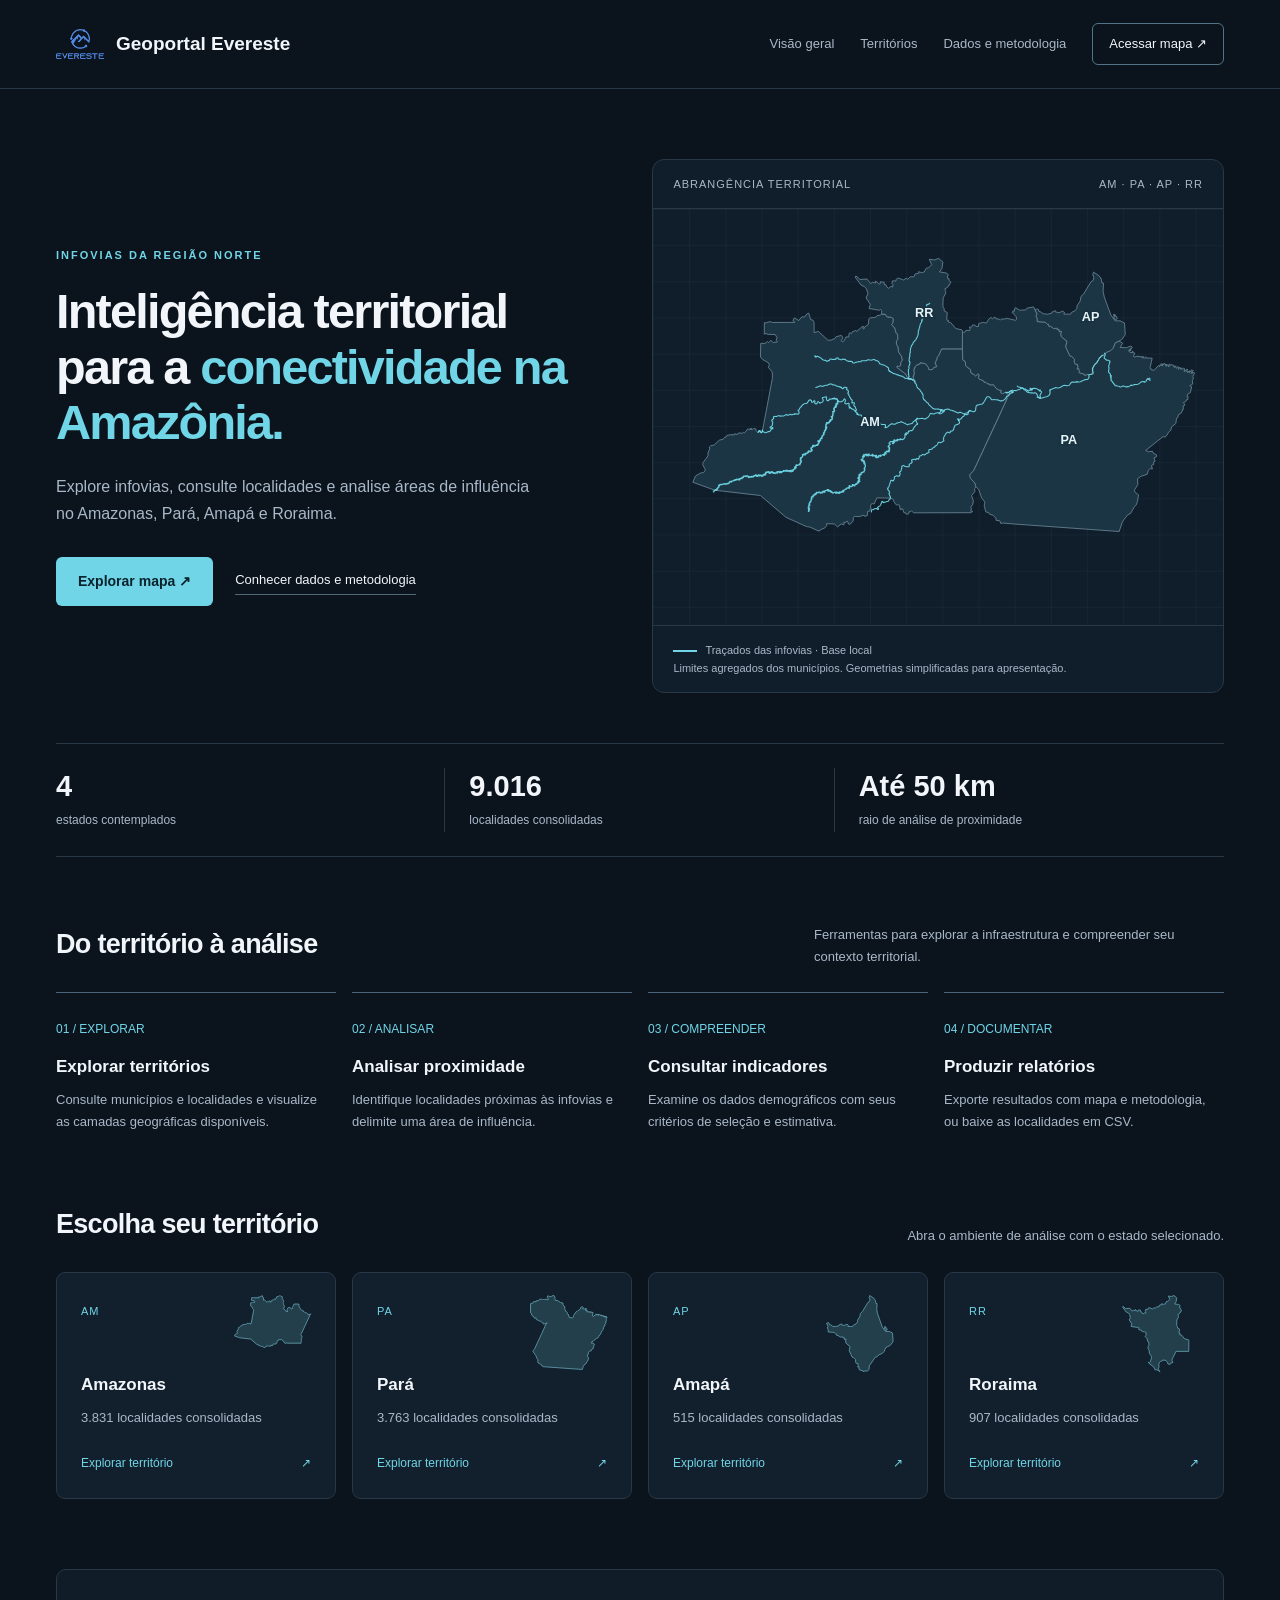
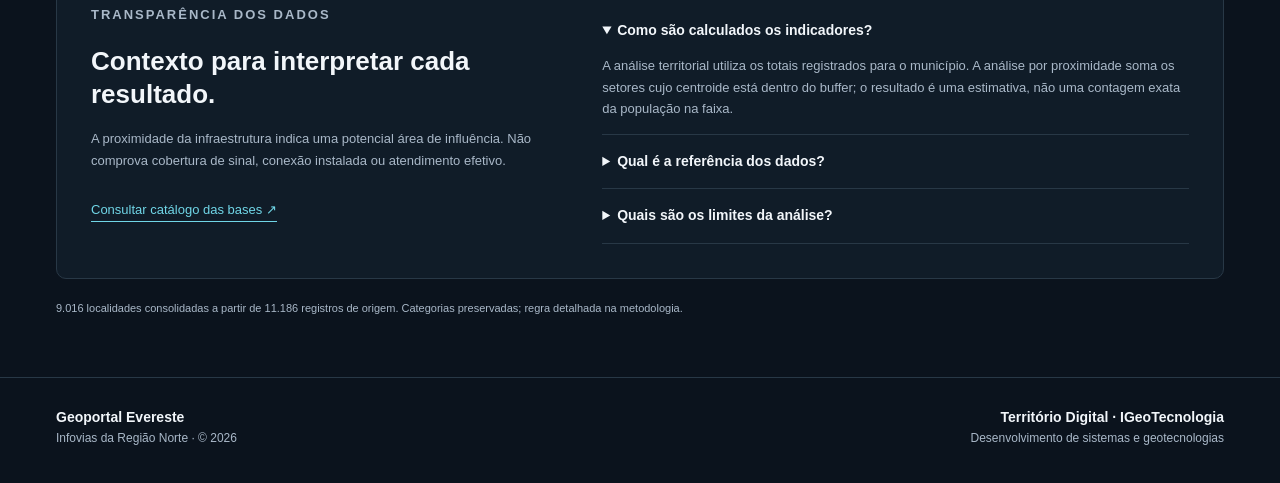
<file: index.html>
<!doctype html>
<html lang="pt-BR"><head><meta charset="utf-8"><meta name="viewport" content="width=device-width,initial-scale=1"><meta name="description" content="Explore infovias e localidades de AM, PA, AP e RR. Consulte territórios, áreas de influência e dados demográficos."><title>Geoportal Evereste | Inteligência territorial na Amazônia</title>
<style>
:root{color-scheme:dark;--bg:#0b131d;--panel:#121f2c;--line:#283846;--muted:#a9b8c8;--text:#f2f6fa;--accent:#70d6e7}*{box-sizing:border-box}html{scroll-behavior:smooth;scroll-padding-top:95px}body{margin:0;background:var(--bg);color:var(--text);font-family:Inter,Segoe UI,Arial,sans-serif;line-height:1.65}a{color:inherit;text-decoration:none}a:focus-visible,summary:focus-visible{outline:3px solid var(--accent);outline-offset:5px}a:hover{color:var(--accent)}.wrap{max-width:1240px;margin:auto;padding:0 36px}.skip{position:absolute;left:20px;top:-100px;background:#fff;color:#111;padding:12px;z-index:10}.skip:focus{top:10px}header{border-bottom:1px solid var(--line);background:var(--bg)}.nav{min-height:88px;display:flex;align-items:center;justify-content:space-between;gap:24px}.brand{display:flex;align-items:center;gap:12px;font-size:19px;font-weight:650}.brand img{width:48px;height:48px;object-fit:contain}nav{display:flex;gap:26px;align-items:center;font-size:13px;color:var(--muted)}.nav-cta{border:1px solid #537486;border-radius:6px;padding:9px 16px;color:var(--text)}.hero{display:grid;grid-template-columns:1fr 1.05fr;gap:52px;align-items:center;padding:70px 0 50px}.eyebrow{font-size:11px;letter-spacing:2px;font-weight:700;color:var(--accent);text-transform:uppercase;margin:0 0 20px}h1{font-size:clamp(34px,3.8vw,49px);line-height:1.14;letter-spacing:-1.8px;font-weight:650;margin:0 0 24px}h1 span{color:var(--accent)}.intro{font-size:16px;color:var(--muted);max-width:490px}.actions{display:flex;gap:22px;align-items:center;flex-wrap:wrap;margin-top:30px}.button{background:var(--accent);color:#09222d;border-radius:6px;padding:13px 22px;font-weight:700;font-size:14px}.button:hover{background:#a2e5f0;color:#09222d}.secondary{font-size:13px;border-bottom:1px solid #526879;padding-bottom:3px}.map-card{margin:0;border:1px solid var(--line);border-radius:12px;background:#101e2b;overflow:hidden}.map-head{padding:15px 20px;display:flex;justify-content:space-between;font-size:11px;letter-spacing:1px;color:var(--muted);border-bottom:1px solid var(--line)}.map-card svg{display:block;width:100%;height:auto}.region{fill:#1b3545;stroke:#64808f;stroke-width:1}.route{fill:none;stroke:#73deeb;stroke-width:1.2;opacity:.9}.region-label{fill:#e4f4f7;font-size:14px;font-weight:600;text-anchor:middle;paint-order:stroke;stroke:#183241;stroke-width:4px}.map-card figcaption{padding:15px 20px;color:var(--muted);font-size:11px;border-top:1px solid var(--line)}.legend-line{display:inline-block;width:24px;height:2px;background:var(--accent);vertical-align:middle;margin-right:8px}.metrics{display:grid;grid-template-columns:repeat(3,1fr);border-top:1px solid var(--line);border-bottom:1px solid var(--line);padding:24px 0;margin-bottom:65px}.metric{padding:0 24px;border-right:1px solid var(--line)}.metric:first-child{padding-left:0}.metric:last-child{border:0}.metric strong{display:block;font-size:29px;font-weight:600;line-height:1.3}.metric span{font-size:12px;color:var(--muted)}section{scroll-margin-top:30px}.section-heading{display:flex;justify-content:space-between;gap:30px;align-items:end;margin-bottom:25px}.section-heading h2{margin:0;font-size:27px;letter-spacing:-.7px;font-weight:600}.section-heading p{margin:0;color:var(--muted);font-size:13px;max-width:410px}.features,.states{display:grid;grid-template-columns:repeat(4,1fr);gap:16px}.features{margin-bottom:70px}.feature{border-top:1px solid #4b6477;padding:22px 16px 0 0}.step{font-size:12px;color:var(--accent)}h3{font-size:17px;font-weight:600;line-height:1.4;margin:14px 0 10px}.feature p,.state-card p{font-size:13px;color:var(--muted);margin:0}.state-card{position:relative;border:1px solid var(--line);background:var(--panel);border-radius:9px;padding:24px;transition:border-color .2s,background .2s;overflow:hidden}.state-card:hover{border-color:var(--accent);background:#18303c}.state-card svg{position:absolute;width:90px;height:90px;right:15px;top:18px;opacity:.8}.state-card svg path{fill:#284855;stroke:#70b5c6;stroke-width:1}.state-code{font-size:11px;letter-spacing:1px;color:var(--accent)}.state-card h3{margin-top:50px}.state-action{display:flex;justify-content:space-between;font-size:12px;margin-top:26px;color:var(--accent)}.data{display:grid;grid-template-columns:1fr 1.3fr;gap:60px;margin:70px 0;padding:34px;border:1px solid var(--line);border-radius:10px;background:#101c28}.data h2{font-size:26px;line-height:1.25;margin:10px 0 18px}.data p{font-size:13px;color:var(--muted)}details{border-bottom:1px solid var(--line);padding:15px 0}summary{cursor:pointer;font-size:14px;font-weight:600}details p{margin-bottom:0}.catalog-link{display:inline-block;margin-top:15px;border-bottom:1px solid var(--accent);color:var(--accent);font-size:13px}footer{border-top:1px solid var(--line);padding:28px 0 34px;color:var(--muted);font-size:12px}.footer-grid{display:flex;justify-content:space-between;gap:30px}.footer-grid strong{color:var(--text);display:block;font-size:14px}.credits{text-align:right}.notice{font-size:11px;color:var(--muted);margin:-50px 0 60px}
@media(max-width:950px){.hero{gap:28px}.wrap{padding:0 24px}nav{gap:14px}.features,.states{grid-template-columns:repeat(2,1fr)}}@media(max-width:680px){.nav{flex-wrap:wrap;padding:18px 24px;gap:14px}nav{width:100%;display:grid;grid-template-columns:1fr 1fr;align-items:center;font-size:12px;gap:10px}.nav-cta{text-align:center}.brand{font-size:17px}.hero{grid-template-columns:1fr;padding-top:40px;gap:30px}h1{font-size:37px}.metrics{margin-bottom:40px}.metric{padding:0 12px}.metric strong{font-size:23px}.section-heading{display:block}.section-heading p{margin-top:10px}.features{margin-bottom:45px}.state-card{padding:18px}.data{grid-template-columns:1fr;padding:24px;gap:10px;margin:45px 0}.footer-grid{display:block}.credits{text-align:left;margin-top:18px}.notice{margin-top:-24px}.actions{gap:18px}.secondary{font-size:12px}}@media(prefers-reduced-motion:reduce){html{scroll-behavior:auto}*{transition:none!important}}
</style></head><body><a class="skip" href="#conteudo">Pular para o conteúdo</a>
<header><div class="wrap nav"><a class="brand" href="index.html"><img src="logo_evereste.png" alt="Evereste"><span>Geoportal Evereste</span></a><nav aria-label="Navegação principal"><a href="#visao-geral">Visão geral</a><a href="#territorios">Territórios</a><a href="#dados">Dados e metodologia</a><a class="nav-cta" href="mapa.html">Acessar mapa ↗</a></nav></div></header>
<main id="conteudo" class="wrap"><section class="hero" id="visao-geral"><div><p class="eyebrow">Infovias da Região Norte</p><h1>Inteligência territorial para a <span>conectividade na Amazônia.</span></h1><p class="intro">Explore infovias, consulte localidades e analise áreas de influência no Amazonas, Pará, Amapá e Roraima.</p><div class="actions"><a class="button" href="mapa.html">Explorar mapa ↗</a><a class="secondary" href="#dados">Conhecer dados e metodologia</a></div></div><figure class="map-card"><div class="map-head"><span>ABRANGÊNCIA TERRITORIAL</span><span>AM · PA · AP · RR</span></div><svg viewBox="0 0 630 460" role="img" aria-label="Mapa dos estados de Amazonas, Pará, Amapá e Roraima com os traçados das infovias da base local"><defs><pattern id="grid" width="40" height="40" patternUnits="userSpaceOnUse"><path d="M40 0H0V40" fill="none" stroke="#263b4b" stroke-width=".5"/></pattern></defs><rect width="630" height="460" fill="url(#grid)"/><path class="region" d="M118.9,316.9 L68.3,311.0 L44.0,302.2 L47.1,295.2 L52.9,291.9 L55.7,291.6 L57.2,290.0 L57.8,288.2 L55.0,282.9 L55.3,280.6 L60.8,273.1 L60.9,269.3 L62.8,265.4 L62.2,263.3 L63.6,262.0 L67.6,261.0 L73.5,255.6 L77.5,254.7 L79.2,252.5 L81.0,252.2 L81.9,250.3 L87.7,249.4 L87.9,250.6 L89.3,249.3 L90.1,249.7 L89.9,248.7 L93.8,249.3 L94.5,247.7 L99.2,248.0 L100.1,246.9 L101.2,247.7 L104.8,243.2 L106.4,244.1 L107.6,242.5 L107.3,243.6 L108.7,243.5 L108.6,244.2 L109.0,242.7 L109.9,244.0 L111.3,242.6 L113.3,243.6 L113.6,242.9 L113.9,245.2 L116.2,247.2 L117.9,245.1 L119.2,245.9 L118.4,246.3 L119.2,247.5 L121.0,245.7 L132.0,187.4 L132.1,182.5 L131.6,180.0 L127.5,175.0 L128.7,172.8 L127.7,170.1 L121.5,166.6 L118.9,163.7 L119.1,148.7 L123.9,148.6 L126.6,146.6 L127.9,147.7 L130.4,145.3 L132.9,147.7 L137.7,147.1 L136.2,145.4 L137.2,142.3 L135.1,138.9 L126.3,138.6 L125.9,137.6 L123.1,138.4 L123.2,125.6 L124.3,126.1 L129.3,124.5 L132.1,125.5 L156.9,125.4 L154.7,123.5 L156.3,120.4 L161.2,123.4 L164.6,119.2 L167.6,119.5 L169.2,116.9 L172.2,115.1 L174.3,122.2 L176.9,123.0 L178.1,125.3 L178.2,136.7 L182.9,135.4 L193.7,145.3 L198.2,144.8 L198.6,143.9 L200.7,143.8 L202.4,141.3 L208.3,139.8 L210.1,142.4 L208.2,145.6 L209.2,147.0 L211.5,145.8 L213.4,141.4 L216.4,141.6 L216.9,137.5 L217.9,136.9 L219.6,137.7 L220.8,135.4 L222.6,135.4 L223.9,133.8 L225.1,135.5 L232.1,129.5 L233.0,130.0 L232.0,132.1 L233.2,132.7 L234.0,130.6 L238.1,127.7 L238.8,121.4 L240.1,120.4 L246.6,119.7 L247.7,117.9 L251.6,117.4 L252.6,115.8 L254.5,116.9 L256.7,116.4 L259.5,119.7 L263.2,119.7 L265.9,121.2 L265.5,125.8 L263.9,128.2 L267.3,131.4 L269.2,137.8 L270.6,138.3 L271.1,140.5 L270.8,144.3 L269.2,146.5 L269.3,149.8 L271.1,152.4 L271.6,158.0 L275.2,163.4 L275.0,165.9 L276.3,166.5 L273.9,170.2 L274.1,173.0 L271.9,174.4 L270.3,173.6 L269.8,175.2 L279.4,182.5 L282.1,187.9 L287.5,188.8 L290.5,191.6 L289.2,188.7 L287.6,187.9 L289.1,181.2 L288.3,178.7 L290.7,173.2 L295.3,171.2 L295.5,170.0 L301.3,171.0 L304.6,175.1 L304.7,177.2 L306.6,177.8 L309.3,177.4 L310.5,175.2 L313.8,174.4 L311.9,170.3 L314.1,165.9 L313.9,164.2 L315.6,162.8 L319.2,154.7 L342.1,154.7 L342.5,166.9 L345.5,168.8 L345.8,173.6 L351.2,177.5 L351.4,180.6 L353.6,182.9 L354.9,182.6 L356.9,184.7 L359.7,182.1 L360.7,183.4 L360.0,186.6 L360.8,188.1 L365.8,190.1 L366.4,191.9 L368.0,191.4 L369.5,193.1 L372.0,193.5 L372.2,194.5 L376.7,194.4 L379.4,198.4 L383.0,200.4 L385.2,200.3 L384.6,203.3 L386.2,204.2 L389.5,202.8 L393.5,202.9 L398.1,200.0 L396.4,203.2 L392.3,205.4 L390.7,208.5 L392.0,209.1 L354.7,289.4 L350.4,294.0 L351.3,298.2 L355.8,302.7 L357.3,307.1 L355.7,309.2 L356.0,312.4 L352.3,316.9 L354.3,322.6 L353.7,326.5 L351.6,329.8 L352.2,331.9 L351.3,334.1 L353.5,334.4 L351.7,335.9 L288.3,336.0 L285.7,333.8 L284.5,335.0 L283.3,334.7 L282.8,337.1 L280.3,337.6 L279.4,336.0 L277.5,336.0 L276.2,331.8 L274.6,331.5 L274.4,332.8 L273.3,332.2 L272.7,327.8 L270.7,326.8 L269.5,327.7 L266.3,323.6 L266.2,321.9 L263.1,319.7 L247.6,319.5 L244.5,326.4 L242.6,325.8 L241.1,326.6 L240.5,329.7 L241.5,331.5 L240.3,331.7 L239.4,334.3 L237.4,334.4 L237.0,339.2 L233.8,339.9 L233.5,338.6 L227.8,340.3 L223.2,339.9 L221.7,340.9 L221.3,345.1 L218.0,348.7 L216.3,348.5 L215.1,345.2 L212.3,346.8 L211.1,346.3 L211.3,349.3 L208.1,348.3 L204.2,351.7 L200.6,348.3 L191.8,348.1 L192.2,350.0 L190.0,352.7 L184.5,355.1 L183.8,356.4 L173.5,351.8 L169.7,351.2 L147.1,341.0 L118.9,316.9 Z"/><path class="region" d="M515.6,356.7 L396.9,348.2 L386.6,347.3 L384.9,348.1 L383.6,344.9 L379.5,344.4 L379.2,342.0 L376.1,338.6 L372.3,337.6 L371.4,335.7 L368.1,335.1 L366.3,328.3 L367.1,324.2 L363.4,319.5 L360.5,310.7 L356.6,306.3 L356.4,303.6 L351.3,298.2 L350.4,295.6 L350.7,293.4 L354.7,289.4 L380.0,235.2 L392.0,209.1 L390.7,208.5 L392.3,205.4 L396.3,203.3 L398.0,201.0 L398.0,200.7 L398.1,199.9 L393.5,202.9 L389.5,202.8 L386.4,204.3 L384.6,203.3 L385.4,200.5 L383.0,200.4 L379.4,198.4 L376.7,194.4 L372.2,194.5 L372.0,193.5 L369.5,193.1 L368.0,191.4 L366.4,191.9 L365.8,190.1 L360.8,188.1 L360.0,186.6 L360.7,183.4 L359.7,182.1 L356.9,184.7 L351.4,180.6 L351.2,177.5 L345.8,173.6 L345.5,168.8 L342.5,166.8 L342.1,135.4 L343.6,136.6 L345.2,136.0 L346.1,134.1 L350.1,134.6 L350.8,132.6 L349.8,130.7 L352.3,130.6 L353.6,128.1 L356.8,128.8 L357.4,130.0 L359.9,129.9 L360.2,126.8 L364.5,125.4 L368.9,126.1 L371.3,121.9 L373.9,120.0 L375.4,121.3 L378.3,119.5 L379.7,121.7 L381.6,121.4 L384.2,122.9 L385.6,121.5 L388.4,121.9 L391.0,120.9 L400.9,123.1 L402.0,122.1 L401.9,119.2 L398.9,116.3 L399.1,115.4 L397.2,114.7 L398.2,112.6 L399.6,113.1 L400.2,109.6 L401.3,109.3 L405.6,112.0 L412.3,111.6 L413.6,109.7 L420.9,108.3 L424.7,116.0 L423.7,118.7 L424.9,120.6 L425.1,124.5 L433.8,125.2 L436.2,127.5 L437.1,127.2 L438.3,130.2 L439.8,129.6 L443.0,132.2 L447.1,131.8 L447.0,133.3 L449.2,133.2 L449.2,135.8 L451.5,135.1 L452.0,136.8 L450.8,137.4 L451.8,141.4 L457.9,146.3 L456.5,152.5 L461.3,162.8 L463.0,163.0 L466.2,166.1 L465.9,169.2 L467.2,171.7 L469.5,171.7 L470.1,174.5 L469.1,177.0 L470.9,176.6 L471.9,177.5 L471.5,181.0 L477.6,182.9 L478.0,184.6 L480.3,182.4 L480.9,183.4 L483.8,183.1 L485.9,181.4 L486.4,175.7 L495.7,162.4 L498.5,161.7 L500.8,158.9 L506.6,156.3 L508.9,153.9 L511.3,148.0 L515.5,146.1 L519.4,148.4 L516.6,153.2 L523.8,153.4 L528.3,151.6 L529.9,152.6 L530.0,153.7 L527.3,155.2 L526.0,157.0 L527.4,158.5 L532.5,159.1 L532.9,160.4 L531.2,162.5 L532.1,163.8 L536.7,162.6 L536.9,163.2 L537.4,163.4 L539.7,163.2 L540.1,163.7 L541.6,164.6 L552.1,165.0 L549.8,175.2 L550.9,177.7 L554.1,178.4 L559.0,173.2 L559.6,173.7 L560.2,173.9 L560.3,173.9 L561.7,172.4 L561.9,172.0 L561.7,171.3 L561.8,171.2 L563.1,171.8 L562.7,173.3 L563.2,173.6 L563.6,172.7 L563.7,171.2 L564.9,172.2 L564.6,171.3 L565.9,170.7 L566.0,171.9 L567.4,172.1 L567.4,174.1 L568.2,171.5 L570.4,174.8 L570.5,171.9 L571.6,171.7 L571.8,172.0 L571.4,172.8 L571.4,173.0 L571.6,173.3 L573.6,171.8 L574.2,172.9 L575.6,172.7 L575.8,173.9 L576.6,173.5 L576.6,175.3 L578.1,173.4 L578.6,176.2 L580.8,174.2 L581.2,177.4 L582.8,174.8 L583.9,177.4 L584.7,176.0 L585.5,177.3 L587.1,175.9 L588.1,176.9 L587.3,179.4 L588.5,179.6 L589.8,177.6 L591.6,177.4 L590.4,178.4 L590.1,179.5 L590.7,180.5 L591.4,180.5 L592.0,179.9 L592.2,180.4 L592.6,180.6 L593.0,180.1 L593.3,180.9 L595.9,177.7 L596.5,178.9 L595.2,182.0 L596.5,180.0 L596.6,181.7 L598.2,180.4 L598.8,182.0 L596.8,185.6 L597.9,186.7 L596.5,189.5 L596.9,193.6 L593.5,195.5 L595.8,196.6 L594.3,203.1 L591.4,204.7 L590.7,207.5 L591.7,207.3 L591.6,210.6 L590.2,210.8 L589.9,212.3 L586.6,214.1 L588.5,216.8 L586.4,217.7 L586.5,221.9 L585.0,222.4 L585.6,223.1 L583.7,226.2 L581.1,227.5 L580.5,230.6 L579.1,231.3 L578.2,237.2 L573.6,241.0 L572.6,244.9 L570.5,246.3 L567.8,251.1 L566.4,252.2 L564.2,251.7 L544.9,267.0 L548.1,268.5 L552.3,267.9 L553.3,270.1 L557.2,272.1 L556.6,274.2 L554.0,275.3 L555.4,278.9 L553.3,280.1 L554.1,282.2 L551.3,283.7 L552.3,287.6 L549.9,287.1 L547.9,289.0 L546.6,293.4 L539.6,295.7 L535.8,298.5 L536.3,304.7 L532.3,311.1 L533.4,313.6 L537.0,316.1 L535.7,323.9 L534.3,327.6 L532.5,329.1 L528.2,336.8 L525.1,338.1 L519.2,345.8 L515.6,356.7 Z M504.8,170.1 L504.8,170.1 L504.7,170.1 L504.8,170.1 Z M504.7,170.1 L504.7,170.1 L504.7,170.1 L504.7,170.1 Z M530.0,157.7 L530.5,157.0 L531.0,157.7 L530.0,157.7 Z M526.8,156.3 L527.7,156.9 L526.5,156.9 L526.8,156.3 Z M528.7,155.9 L528.6,156.4 L527.8,156.2 L528.7,155.9 Z M527.4,156.0 L528.0,155.1 L528.8,155.1 L528.5,155.6 L527.4,156.0 Z M551.4,176.2 L551.3,176.2 L551.5,176.1 L551.4,176.2 Z M541.5,164.3 L541.7,163.0 L542.7,163.7 L541.5,164.3 Z M540.5,163.5 L540.6,163.8 L540.3,163.6 L540.5,163.5 Z M541.1,163.6 L541.1,163.4 L541.2,163.4 L541.1,163.6 Z M544.7,163.7 L544.9,163.3 L545.1,163.4 L544.7,163.7 Z M545.3,163.4 L545.4,163.4 L545.3,163.4 L545.3,163.4 Z M540.5,163.4 L540.4,163.3 L540.5,163.3 L540.5,163.4 Z M537.5,163.2 L537.0,162.7 L537.5,162.9 L537.5,163.2 Z M560.1,173.6 L560.2,173.9 L560.1,173.6 L560.1,173.6 Z M559.9,173.3 L559.7,173.7 L559.7,173.2 L559.9,173.3 Z M563.2,173.4 L563.1,173.3 L563.2,173.1 L563.2,173.4 Z M560.3,173.4 L560.6,173.1 L560.4,173.5 L560.3,173.4 Z M563.3,173.3 L563.2,173.2 L563.3,173.1 L563.3,173.3 Z M563.5,172.7 L563.5,173.0 L563.4,172.6 L563.5,172.7 Z M562.9,172.8 L562.9,172.8 L563.0,172.7 L562.9,172.8 Z M561.6,171.9 L561.6,171.8 L561.8,172.0 L561.6,171.9 Z M561.6,171.7 L561.6,171.5 L561.7,171.7 L561.6,171.7 Z M591.3,180.4 L591.3,180.4 L591.2,180.4 L591.3,180.4 Z M591.2,180.4 L591.2,180.4 L591.2,180.4 L591.2,180.4 Z M592.5,180.0 L592.5,180.4 L592.4,180.4 L592.3,180.1 L592.5,180.0 Z M591.1,180.2 L591.3,180.3 L591.0,180.3 L591.1,180.2 Z M591.2,180.1 L591.3,180.1 L591.2,180.1 L591.2,180.1 Z M590.4,179.4 L590.4,179.5 L590.3,179.5 L590.4,179.4 Z M593.9,178.9 L593.9,180.0 L593.7,180.1 L593.2,179.2 L593.9,178.9 Z M591.4,179.4 L591.9,179.4 L591.3,179.8 L591.4,179.4 Z M590.6,179.4 L590.6,179.3 L590.6,179.3 L590.6,179.4 Z M587.9,179.1 L587.5,179.2 L587.9,178.8 L587.9,179.1 Z M596.9,179.1 L597.3,178.5 L597.0,179.1 L596.9,179.1 Z M590.8,178.2 L590.8,178.3 L590.7,178.3 L590.8,178.2 Z M585.6,175.8 L585.5,175.7 L585.4,175.7 L585.6,175.7 L585.6,175.8 Z"/><path class="region" d="M471.5,181.1 L471.1,176.7 L469.1,177.0 L470.1,174.5 L469.5,171.8 L467.2,171.7 L465.9,169.2 L466.2,166.1 L463.0,163.0 L461.3,162.8 L458.1,156.1 L456.5,152.4 L457.9,146.3 L451.8,141.4 L450.8,137.4 L452.0,136.8 L451.5,135.1 L449.2,135.8 L449.2,133.2 L447.0,133.3 L447.1,131.8 L443.0,132.2 L439.8,129.6 L438.3,130.2 L437.1,127.2 L436.2,127.5 L433.8,125.2 L425.1,124.5 L424.9,120.6 L423.7,118.7 L424.7,116.0 L422.5,111.5 L425.1,110.6 L426.3,111.1 L426.8,113.5 L428.0,113.3 L431.3,115.8 L436.2,116.4 L441.2,115.2 L441.3,114.1 L444.7,112.4 L445.5,112.9 L445.0,113.7 L449.0,114.8 L453.2,112.9 L455.4,114.8 L454.4,115.5 L454.4,116.3 L461.9,116.3 L462.8,114.4 L466.8,112.5 L469.0,109.6 L468.9,107.2 L472.5,101.7 L473.4,96.6 L476.2,94.1 L484.4,80.5 L486.9,78.9 L487.6,75.8 L486.4,72.7 L487.2,69.8 L493.4,73.9 L495.9,77.5 L496.4,81.6 L498.3,82.0 L497.8,91.0 L499.1,97.3 L506.4,117.3 L511.1,123.7 L516.7,123.7 L521.5,126.1 L522.3,139.1 L518.1,144.7 L511.3,148.0 L508.9,153.9 L506.5,156.4 L500.8,158.9 L498.4,161.7 L496.5,162.1 L495.8,162.3 L495.7,162.4 L486.7,175.2 L486.2,180.8 L484.4,182.8 L480.9,183.4 L480.2,182.5 L478.0,184.6 L477.6,182.9 L471.5,181.1 Z M512.3,118.4 L513.6,121.1 L511.5,122.7 L509.6,119.9 L509.8,118.3 L512.3,118.4 Z M510.8,116.5 L511.5,117.6 L510.1,118.1 L508.9,117.0 L510.8,116.5 Z"/><path class="region" d="M288.3,189.3 L284.2,187.6 L282.1,187.9 L279.7,182.8 L269.8,175.2 L270.3,173.6 L271.9,174.4 L274.1,173.0 L273.9,170.2 L276.3,166.5 L275.0,165.9 L275.2,163.4 L271.6,158.0 L271.1,152.4 L269.3,149.8 L269.3,146.0 L270.8,144.3 L270.6,138.3 L269.1,137.6 L267.2,131.2 L263.9,128.1 L265.5,125.8 L265.9,121.3 L263.2,119.7 L258.6,119.2 L257.1,116.5 L252.8,116.1 L252.9,112.3 L251.7,110.9 L250.7,112.0 L238.9,110.1 L240.3,105.4 L235.6,98.2 L237.7,93.7 L236.1,88.4 L234.2,86.0 L230.2,84.2 L223.5,75.2 L224.2,74.3 L226.0,75.0 L228.8,78.0 L236.6,77.4 L240.7,82.6 L243.0,81.0 L246.3,81.9 L246.3,79.6 L250.1,83.2 L251.3,82.7 L251.4,80.5 L255.8,81.0 L255.5,83.3 L257.9,84.1 L258.4,86.1 L260.8,87.8 L263.3,85.2 L265.1,86.5 L265.4,83.9 L264.2,82.1 L264.9,79.4 L268.8,79.7 L268.9,77.8 L271.2,76.3 L277.1,78.5 L280.3,76.4 L281.4,77.9 L284.5,75.0 L288.8,74.9 L289.8,71.9 L294.2,70.9 L293.5,69.3 L297.1,70.4 L300.0,69.7 L302.0,65.7 L305.0,64.9 L308.2,61.5 L305.5,55.6 L311.3,56.4 L315.8,54.6 L320.6,58.7 L319.5,65.9 L316.8,69.6 L324.1,70.7 L326.6,72.5 L325.4,76.4 L327.6,77.3 L326.9,78.6 L329.7,81.1 L328.1,82.3 L328.1,84.1 L326.7,84.4 L326.6,85.9 L322.5,88.7 L323.9,89.8 L323.2,91.5 L323.9,92.8 L320.9,98.4 L320.6,108.1 L322.1,110.4 L322.0,112.7 L325.5,114.5 L324.8,122.0 L325.1,123.0 L327.0,123.1 L326.2,124.9 L329.2,125.6 L334.9,132.2 L341.6,133.7 L342.3,134.8 L342.1,154.7 L319.2,154.7 L315.6,162.8 L313.9,164.2 L314.1,165.9 L311.9,170.3 L313.8,174.4 L310.5,175.2 L309.4,177.3 L306.6,177.8 L304.7,177.2 L304.6,175.1 L301.3,171.0 L295.5,170.0 L295.3,171.2 L291.3,172.7 L289.3,175.1 L288.3,178.7 L289.1,181.2 L287.4,186.0 L288.4,187.1 L287.6,187.9 L289.2,188.7 L290.5,191.6 L288.3,189.3 Z"/><path class="route" d="M497.8,161.1 L497.8,161.3 L497.8,161.4 L497.6,161.6 L497.4,161.9 L497.2,162.1 L497.0,162.2 L496.6,162.3 L496.2,162.4 L496.1,162.5 L496.0,162.6 L495.7,162.9 L495.4,163.2 L495.0,163.8 L494.8,164.1 L494.4,164.2 L494.0,164.5 L493.6,164.9 L493.2,165.5 L492.9,166.5 L492.8,166.9 L492.6,167.3 L492.4,167.6 L492.0,167.9 L491.6,168.6 L491.5,169.0 L491.4,169.3 L491.3,169.5 L490.9,169.9 L490.5,170.3 L490.0,170.6 L489.3,171.2 L489.1,171.4 L488.4,172.3 L488.3,172.3 L487.4,173.7 L487.0,174.6 L486.9,174.7 L486.8,175.0 L486.4,175.5 L486.3,175.8 L486.1,176.0 L486.0,176.4 L486.0,176.8 L486.0,177.0 L486.0,177.8 L486.1,178.6 L486.3,179.5 L486.5,180.4 L486.8,180.9 L486.9,181.4 L486.8,181.7 L486.6,182.0 L485.9,182.5 L485.5,182.6 L485.5,182.6 L485.0,182.8 L484.2,183.0 L483.4,183.1 L482.9,183.1 L482.6,183.1 L482.3,183.2 L482.2,183.3 L482.1,183.5 L482.1,184.2 L482.1,184.8 L482.1,185.4 L482.2,186.5 L482.1,186.7 L481.5,187.5 L480.5,188.5 L479.9,188.6 L479.1,188.6 L479.1,188.6 L478.2,188.7 L476.9,189.2 L475.9,189.6 L474.9,189.9 L472.6,191.0 L471.4,191.3 L470.9,191.3 L470.1,191.4 L469.9,191.4 L469.3,191.5 L469.0,191.4 L468.8,191.3 L468.8,191.0 L468.8,190.9 L468.8,190.7 L468.6,190.6 L468.6,190.6 L468.6,190.6"/><path class="route" d="M468.6,190.6 L468.6,190.6 L468.6,190.6 L468.7,190.8 L468.7,190.9 L468.7,191.0 L468.5,191.2 L467.6,191.5 L465.8,191.6 L465.3,191.5 L464.7,191.5 L464.5,191.5 L464.0,191.5 L463.5,191.5 L463.2,191.5 L463.0,191.7 L462.6,192.1 L461.9,192.7 L461.0,194.1 L460.3,195.0 L459.5,195.3 L458.1,195.4 L455.3,195.1 L454.2,195.2 L452.9,195.7 L451.6,196.6 L450.8,197.1 L449.1,197.7 L449.0,197.7 L448.0,198.0 L447.3,197.9 L446.5,197.8 L445.6,197.6 L445.0,197.6 L444.4,197.9 L443.4,198.3 L441.5,199.1 L440.7,199.4 L440.3,199.5 L440.0,199.7 L439.8,199.9 L439.7,200.0 L439.4,200.0 L439.3,200.1 L439.1,200.1 L438.9,200.1 L438.7,200.2 L438.7,200.2 L438.7,200.2 L438.6,200.2"/><path class="route" d="M438.6,200.2 L438.7,200.2 L438.7,200.2 L438.7,200.2 L439.0,200.1 L439.1,200.1 L439.1,200.1 L439.2,200.1 L439.3,200.1 L439.3,200.1 L439.3,200.1 L439.3,200.2 L439.3,200.2 L439.3,200.2 L439.3,200.3 L439.3,200.3 L439.3,200.5 L439.2,200.6 L439.1,200.8 L439.0,200.8 L439.0,200.9 L438.9,201.3 L439.0,201.5 L439.2,202.2 L439.1,203.1 L439.1,204.1 L438.9,204.8 L438.5,205.4 L438.3,205.7 L438.2,206.0 L437.7,206.4 L437.5,206.5 L436.9,206.9 L436.6,207.0 L436.1,207.4 L435.3,207.7 L433.8,208.0 L431.9,208.4 L430.3,209.0 L428.5,209.3 L428.2,209.3 L427.7,209.2 L426.7,208.7 L426.3,208.4 L426.1,208.4 L425.9,208.4 L425.9,208.4"/><path class="route" d="M425.9,208.4 L425.9,208.4 L426.1,208.3 L426.2,208.3 L426.4,208.3 L426.7,208.5 L426.9,208.6 L427.2,208.7 L427.3,208.8 L427.7,209.1 L428.1,209.2 L428.3,209.2 L428.7,209.2 L428.8,209.0 L428.8,208.9 L428.6,208.6 L428.4,208.0 L428.3,207.7 L428.2,207.1 L428.0,206.7 L428.0,206.2 L428.2,205.7 L429.0,204.0 L429.5,203.2 L429.7,202.8 L429.8,202.6 L429.7,202.2 L429.5,202.0 L429.0,201.7 L429.0,201.6 L428.9,201.5 L428.8,201.4 L428.7,201.2 L428.6,201.1 L428.5,201.0 L428.4,200.9 L428.3,200.8 L428.2,200.6 L428.2,200.6 L428.1,200.6 L428.1,200.5 L428.1,200.5 L428.0,200.6 L427.9,200.7 L427.8,200.8 L427.7,200.8 L427.6,200.9 L427.6,200.8 L427.6,200.8 L427.6,200.8 L427.5,200.7 L427.5,200.5 L427.5,200.5 L427.4,200.4 L427.3,200.3 L427.2,200.2 L427.0,200.2 L427.0,200.2 L426.9,200.2 L426.8,200.3 L426.7,200.3 L426.6,200.3 L426.5,200.3 L426.5,200.3 L426.4,200.2 L426.4,200.1 L426.4,200.0 L426.3,200.0 L426.3,199.9 L426.3,199.9 L426.2,199.9 L426.2,199.9 L426.1,200.0 L426.1,200.0 L426.1,200.0 L426.0,200.0 L425.9,199.9 L425.9,199.9 L425.8,199.8 L425.7,199.7 L425.6,199.6 L425.5,199.5 L425.5,199.4 L425.4,199.3 L425.4,199.2 L425.4,199.2"/><path class="route" d="M338.2,233.5 L338.2,233.6 L338.3,233.5 L338.4,233.5 L338.6,233.4 L338.8,233.2 L339.1,233.0 L339.3,232.8 L339.6,232.6 L339.7,232.5 L340.0,232.4 L340.2,232.3 L340.5,232.2 L340.7,232.0 L340.9,231.8 L341.1,231.6 L341.3,231.3 L341.4,231.1 L341.6,231.0 L341.8,230.8 L341.9,230.6 L342.1,230.3 L342.4,230.0 L342.6,229.8 L342.9,229.6 L343.3,229.4 L343.6,229.2 L343.9,229.1 L344.0,228.9 L344.1,228.7 L344.2,228.4 L344.4,227.9 L344.5,227.6 L344.7,227.4 L344.8,227.3 L345.1,227.2 L345.5,227.2 L345.8,227.3 L346.3,227.4 L346.7,227.4 L347.1,227.4 L347.4,227.4 L347.7,227.2 L348.0,227.1 L348.2,227.0 L348.5,226.8 L348.6,226.5 L348.6,226.2 L348.6,225.8 L348.7,225.3 L348.7,224.9 L348.8,224.6 L348.9,224.3 L348.9,224.2 L349.4,223.7 L349.7,223.4 L350.1,223.1 L350.3,223.0 L350.4,223.0 L350.6,223.0 L350.8,223.0 L351.0,222.9 L351.0,222.9"/><path class="route" d="M398.1,203.2 L398.3,202.8 L398.4,202.4 L398.4,201.9 L398.6,201.2 L398.8,200.9 L399.5,200.7 L400.3,200.8 L400.9,200.9 L401.8,200.9 L402.4,200.6 L402.9,200.3 L403.7,200.0 L404.4,200.0 L405.5,199.6 L406.0,199.2 L406.5,198.7 L407.3,198.2 L408.2,198.1 L408.8,198.1 L408.8,198.1 L409.7,198.2"/><path class="route" d="M409.7,198.3 L409.8,198.4 L409.8,198.6 L409.9,198.9 L410.3,199.1 L410.8,199.1 L411.9,199.2 L412.3,199.4 L412.7,199.7 L413.1,200.1 L413.4,200.1 L413.7,200.2 L414.0,200.4 L414.2,200.7 L414.3,200.8 L414.5,200.9 L414.9,201.1 L415.1,201.2 L415.1,201.2 L415.2,201.2 L415.2,201.2 L415.2,201.1 L415.3,201.1 L415.3,201.1 L415.4,201.0 L415.4,200.9 L415.5,200.8 L415.7,200.7 L415.8,200.6 L416.0,200.5 L416.2,200.4 L416.6,200.4 L417.0,200.4 L417.3,200.4 L417.3,200.4 L417.6,200.4 L418.4,200.3 L418.8,200.2 L418.8,200.2 L419.1,200.1 L419.5,199.9 L419.5,199.9 L419.7,199.7 L419.7,199.7 L419.7,199.5 L419.6,199.3 L419.3,199.1 L419.0,199.1 L418.5,199.4 L418.2,199.5 L418.2,199.5 L417.8,199.3 L417.7,199.3 L417.4,199.1 L417.3,199.1 L417.3,199.1 L417.1,198.8 L417.1,198.5 L417.3,198.3 L417.4,198.0 L417.6,197.8"/><path class="route" d="M356.8,222.5 L357.0,219.8 L357.2,219.2 L357.3,218.6 L357.5,217.9 L357.7,217.6 L357.9,217.3 L358.4,217.0 L358.8,216.9 L359.4,216.7 L360.4,216.4 L361.0,216.3 L361.5,216.2 L362.2,216.0 L363.0,215.9 L363.7,215.9 L364.1,215.8 L364.6,215.3 L365.0,214.9 L365.4,214.2 L366.0,213.5 L366.8,212.2 L367.2,211.4 L367.6,210.8 L368.1,209.9 L368.4,209.4 L368.6,208.9 L368.8,208.4 L369.1,208.1 L369.5,207.8 L369.8,207.6 L370.2,207.6 L370.7,207.6 L371.5,207.7 L372.2,208.1 L372.7,208.5 L373.1,209.0 L373.7,209.6 L374.0,210.1 L374.3,210.7 L374.7,210.9 L375.1,211.0 L375.5,211.0 L375.8,211.0 L376.1,210.9 L376.4,210.9 L376.7,210.8 L377.0,210.7 L377.3,210.7 L378.0,210.9 L378.5,210.9 L379.1,210.9 L379.7,210.9 L380.4,211.0 L381.0,211.1 L381.6,211.4 L382.6,211.6 L383.6,212.0 L384.2,212.2 L384.9,212.2 L385.1,212.2 L385.3,212.2 L385.5,212.2 L385.6,212.4 L385.6,212.5"/><path class="route" d="M385.6,212.5 L385.7,212.3 L385.8,212.1 L386.0,212.0 L386.4,212.0 L387.2,211.7 L387.8,211.4 L388.3,211.0 L389.0,210.5 L389.4,210.1 L389.8,209.7 L390.2,209.3 L390.4,209.0 L391.2,207.8 L391.4,207.4 L391.9,207.2 L392.5,207.0 L393.1,206.6 L393.2,206.5 L393.2,206.5 L393.7,206.0 L394.1,205.5 L394.4,204.8 L395.0,204.3 L395.4,204.1 L395.9,203.8 L395.9,203.7 L396.4,203.5 L396.4,203.4 L397.1,203.1 L397.6,203.1 L397.8,203.2 L398.0,203.3 L398.0,203.3"/><path class="route" d="M321.2,222.6 L321.2,222.6 L321.4,222.6 L321.6,222.6 L322.0,222.5 L322.2,222.4 L322.3,222.4 L322.5,222.2 L322.9,222.1 L323.0,222.0 L323.2,221.9 L323.3,221.9 L323.5,221.8 L323.6,221.8 L323.8,221.7 L324.0,221.7 L324.1,221.6 L324.6,221.5 L324.8,221.5 L324.9,221.5 L325.1,221.4 L325.3,221.4 L325.4,221.4 L325.8,221.3 L325.9,221.3 L326.1,221.3 L326.4,221.4 L327.1,221.6 L327.4,221.6 L327.9,221.8 L328.1,221.9 L328.3,222.1 L328.4,222.2 L329.1,222.6 L329.1,222.6 L329.4,222.6 L329.7,222.6 L330.0,222.6 L330.2,222.6 L330.5,222.7 L331.0,222.9 L331.6,223.2 L331.9,223.3 L332.2,223.3 L333.1,223.6 L333.5,223.9 L333.8,224.1 L334.3,224.3 L334.7,224.4 L335.5,224.7 L335.9,224.9 L336.4,225.1 L336.8,225.3 L337.3,225.5 L337.6,225.5 L337.8,225.5 L339.2,224.9 L339.5,224.9 L339.7,224.9 L339.9,224.8 L340.0,224.8 L340.2,224.9 L340.5,225.0 L340.9,225.2 L341.3,225.4 L342.0,225.7 L342.4,226.0 L342.8,226.2 L343.0,226.3 L343.3,226.4 L343.5,226.5 L343.8,226.6 L344.0,226.7 L344.5,226.4 L345.4,226.0 L346.6,225.7 L347.3,225.5 L347.8,225.3 L348.2,224.9 L348.5,224.6 L348.9,224.3 L349.5,223.6 L349.8,223.3 L350.2,223.0 L350.7,223.0 L351.0,223.1 L351.2,223.2 L351.3,223.3 L351.3,223.3 L351.4,223.2 L351.4,223.2 L351.4,223.2 L351.4,223.1 L351.4,223.1"/><path class="route" d="M425.1,198.7 L424.7,198.7 L424.0,198.8 L423.6,198.7 L423.1,198.6 L422.5,198.4 L422.1,198.2 L421.9,198.2 L421.5,198.4 L421.2,198.4 L420.9,198.3 L420.6,198.4 L420.1,198.6 L419.8,198.6 L419.4,198.9 L418.9,199.1 L418.5,199.4 L418.2,199.2 L417.7,199.1 L417.4,198.7 L417.3,198.4 L417.5,198.1 L417.6,197.9"/><path class="route" d="M402.7,195.4 L402.7,195.5 L402.7,195.6 L402.8,195.7 L402.9,195.8 L402.9,195.9 L403.1,196.1 L403.2,196.2 L403.5,196.4 L403.7,196.7 L404.0,196.8 L404.4,197.0 L404.6,197.1 L404.8,197.1 L405.1,197.2 L405.4,197.1 L405.6,197.2 L405.8,197.2 L406.2,197.3 L406.5,197.4 L406.8,197.5 L407.1,197.6 L407.4,197.7 L407.8,197.9 L408.1,198.0 L408.3,198.0 L408.5,198.1 L408.8,198.1 L409.0,198.2 L409.2,198.2 L409.4,198.4 L409.6,198.5 L409.6,198.5 L409.7,198.5 L409.7,198.4 L409.7,198.4"/><path class="route" d="M390.2,202.2 L390.2,202.5 L390.3,202.8 L390.4,203.0 L390.5,203.0 L390.6,203.0 L390.8,203.1 L390.8,203.2 L390.9,203.1 L391.1,203.1 L391.2,203.1 L391.3,203.2 L391.4,203.3 L391.5,203.4 L391.7,203.5 L391.7,203.5 L391.8,203.5 L391.8,203.4 L392.0,203.3 L392.1,203.2 L392.2,203.1 L392.3,203.0 L392.4,202.8 L392.5,202.8 L392.6,202.7 L392.7,202.8 L392.8,202.9 L393.0,203.0 L393.2,203.0 L393.4,203.0 L393.5,202.9 L393.6,202.8 L393.7,202.7 L393.8,202.6 L393.8,202.5 L393.9,202.4 L394.0,202.4 L394.0,202.3 L394.0,202.1 L394.1,202.0 L394.2,201.9 L394.3,201.9 L394.4,201.9 L394.6,201.9 L394.7,201.8 L394.7,201.8 L394.9,201.8 L395.0,201.7 L395.1,201.5 L395.2,201.4 L395.3,201.2 L395.5,201.2 L395.6,201.2 L395.7,201.2 L395.8,201.2 L396.0,201.2 L396.1,201.1 L396.1,201.1 L396.1,201.0 L396.2,200.9 L396.2,200.9 L396.3,200.8 L396.4,200.8 L396.5,200.8 L396.6,200.8 L396.7,200.9 L396.8,200.8 L397.0,200.8 L397.1,200.8 L397.2,200.8 L397.3,200.8 L397.3,200.9 L397.3,201.1 L397.1,201.5 L397.1,201.7 L397.1,201.9 L397.1,201.9 L397.1,202.1 L397.1,202.1 L397.1,202.1 L397.2,202.4 L397.2,202.4 L397.2,202.4 L397.3,202.6 L397.3,202.7 L397.4,202.8 L397.4,202.8 L397.4,202.8 L397.4,202.8 L397.7,203.0 L397.8,203.0 L397.9,203.2 L398.0,203.2 L398.1,203.3"/><path class="route" d="M409.8,198.3 L409.8,198.6 L409.9,199.0 L410.5,199.6 L411.3,200.1 L412.5,201.2 L414.0,202.4 L414.7,202.8 L415.6,202.8 L416.6,203.2 L417.5,203.4 L418.5,203.4 L419.3,203.3 L420.2,203.6 L420.2,203.6 L420.8,203.7 L421.5,203.4 L422.3,203.4 L423.4,203.5 L424.5,204.7 L424.5,204.8 L424.8,205.3 L425.4,206.7 L425.7,207.4 L425.6,208.0 L425.4,208.1 L425.1,208.1 L424.9,208.4 L425.1,208.6"/><path class="route" d="M351.4,223.2 L352.1,223.5 L353.0,223.8 L354.1,224.1 L355.2,224.2 L355.9,223.7 L356.5,222.9 L356.9,222.5"/><path class="route" d="M225.4,227.0 L225.4,227.0 L225.4,226.9 L225.5,226.9 L225.6,226.8 L225.7,226.8 L225.7,226.8 L225.8,226.8 L225.8,226.8 L225.9,226.8 L225.9,226.8 L226.0,226.8 L226.0,226.8 L226.1,226.7 L226.1,226.7 L226.2,226.8 L226.2,226.8 L226.3,226.9 L226.3,226.9 L226.3,227.0 L226.3,227.0 L226.4,227.1 L226.4,227.1 L226.4,227.1 L226.5,227.1 L226.5,227.2 L226.6,227.2 L226.6,227.2 L226.7,227.2 L226.7,227.2 L226.7,227.1 L226.7,227.1 L226.7,227.0 L226.6,227.0 L226.6,227.0 L226.6,226.9 L226.6,226.9 L226.5,226.8 L226.5,226.8 L226.5,226.7 L226.5,226.7 L226.5,226.6 L226.5,226.5 L226.3,226.3 L226.2,226.1 L226.1,225.9 L226.0,225.8 L225.8,225.7 L225.7,225.5 L225.4,225.2 L225.0,225.0 L224.7,224.8 L224.6,224.7 L224.4,224.6 L224.3,224.5 L224.2,224.4 L224.2,224.3 L224.1,224.2 L224.0,224.2 L224.0,224.2 L223.9,224.2 L223.9,224.2 L223.9,224.2 L223.9,224.2 L223.9,224.2 L223.9,224.2 L223.9,224.2 L223.9,224.2"/><path class="route" d="M223.9,224.2 L223.9,224.2 L223.9,224.2 L223.9,224.2 L223.9,224.2 L223.9,224.2 L223.9,224.2 L223.9,224.2 L223.9,224.2 L223.9,224.1 L223.9,224.1 L223.9,224.1 L223.8,223.9 L223.7,223.6 L223.6,223.5 L223.6,223.4 L223.5,223.3 L223.4,223.2 L223.3,223.1 L223.1,223.0 L223.0,222.9 L222.8,222.8 L222.6,222.7 L222.5,222.5 L222.3,222.3 L222.2,222.2 L221.9,222.0 L221.8,221.8 L221.6,221.7 L221.4,221.5 L221.2,221.4 L221.0,221.4 L220.8,221.3 L220.5,221.3 L220.3,221.3 L220.1,221.1 L219.4,220.7 L219.3,220.6 L219.0,220.5 L218.9,220.4 L218.9,220.3 L218.7,220.3 L218.6,220.2 L218.6,220.2 L218.5,220.1 L218.4,220.0 L218.3,220.0 L218.2,220.0 L218.2,219.9 L218.1,219.9 L218.1,219.8 L218.0,219.7 L218.0,219.7 L217.9,219.7 L217.9,219.6 L217.8,219.6 L217.7,219.7 L217.6,219.7 L217.5,219.7 L217.5,219.7 L217.5,219.7 L217.4,219.7 L217.4,219.7 L217.3,219.7 L217.3,219.7 L217.3,219.7 L217.2,219.8 L217.1,219.8 L217.0,219.8 L216.9,219.8 L216.9,219.8 L216.8,219.7"/><path class="route" d="M216.9,219.7 L216.9,219.7 L216.9,219.8 L216.9,219.8 L216.9,219.8 L217.0,219.8 L217.0,219.8 L217.1,219.8 L217.1,219.8 L217.2,219.8 L217.2,219.8 L217.2,219.8 L217.2,219.8 L217.3,219.7 L217.3,219.7 L217.3,219.7 L217.3,219.7 L217.3,219.7 L217.3,219.7 L217.3,219.7 L217.3,219.7 L217.4,219.7 L217.4,219.7 L217.4,219.7 L217.4,219.7 L217.4,219.7 L217.4,219.7 L217.4,219.7 L217.5,219.7 L217.5,219.7 L217.5,219.7 L217.5,219.6 L217.5,219.6 L217.6,219.6 L217.6,219.6 L217.6,219.6 L217.6,219.6 L217.7,219.6 L217.7,219.6 L217.7,219.6 L217.8,219.6 L217.8,219.6 L217.8,219.6 L217.8,219.6 L217.9,219.6 L217.9,219.6 L217.9,219.6 L217.9,219.6 L217.9,219.6 L217.9,219.6 L217.9,219.6 L217.9,219.6 L217.9,219.6 L217.9,219.5 L217.9,219.4 L217.9,219.3 L217.9,219.3 L217.9,219.2 L217.9,219.1 L217.9,219.0 L217.8,219.0 L217.6,219.0 L217.4,219.0 L217.3,218.9 L217.0,218.5 L216.8,218.3 L216.8,218.0 L216.7,217.7 L216.7,217.5 L216.7,217.1 L216.8,216.8 L216.9,216.5 L216.9,216.2 L216.9,215.9 L216.9,215.6 L216.8,215.4 L216.8,215.2 L216.6,215.0 L216.4,214.9 L216.2,214.8 L215.9,214.8 L215.6,215.0 L215.3,215.1 L215.1,215.2 L214.8,215.2 L214.5,215.4 L214.4,215.5 L214.1,215.6 L214.0,215.6 L213.7,215.6 L213.5,215.6 L213.3,215.5 L213.0,215.4 L212.8,215.2 L212.6,215.1 L212.4,214.9 L212.2,214.7 L212.1,214.3 L212.1,214.1 L212.2,213.7 L212.2,213.6 L212.3,213.4 L212.5,213.2 L212.6,212.9 L212.7,212.6 L212.8,212.2 L212.7,211.8 L212.6,211.3 L212.6,210.9 L212.5,210.6 L212.3,210.2 L212.0,210.0 L211.7,209.9 L211.4,210.2 L211.3,210.5 L211.0,211.0 L210.8,211.2 L210.7,211.5 L210.5,211.7 L210.2,211.9 L209.8,212.2 L209.6,212.4 L209.2,212.7 L208.8,212.9 L208.4,213.2 L207.7,213.2 L206.8,213.3 L206.2,213.2 L205.2,212.7 L204.8,212.3 L204.5,211.8 L204.1,211.3 L203.7,210.4 L203.5,210.2 L203.2,210.1 L202.3,209.9 L202.0,209.8 L201.5,209.5 L201.2,209.3 L200.9,209.2 L200.5,209.2 L200.1,209.2 L199.8,209.5 L199.4,209.6 L198.8,209.7 L198.7,209.7 L198.6,209.8 L198.6,209.8 L198.6,209.9"/><path class="route" d="M198.6,209.9 L198.6,209.9 L198.6,209.9 L198.6,209.9 L198.5,209.9 L198.5,209.9 L198.4,209.8 L198.4,209.8 L198.3,209.8 L198.2,209.8 L198.1,209.8 L198.0,209.8 L198.0,209.8 L197.9,209.8 L197.8,209.8 L197.6,210.0 L197.3,210.2 L197.0,210.4 L196.8,210.4 L196.6,210.4 L196.3,210.4 L196.1,210.3 L195.8,210.1 L195.5,210.2 L195.2,210.4 L195.0,210.7 L194.9,210.8 L194.8,211.1 L194.6,211.3 L194.5,211.5 L194.2,211.8 L193.8,211.9 L193.4,211.9 L193.0,211.9 L192.8,211.8 L192.6,211.8 L192.3,211.5 L192.1,211.2 L192.0,210.8 L191.8,210.3 L191.8,209.8 L191.9,209.4 L192.0,209.2 L192.0,208.9 L192.1,208.5 L192.0,208.2 L191.8,208.0 L191.4,207.8 L190.4,207.9 L189.6,208.1 L188.9,208.3 L188.3,208.4 L187.9,208.4 L187.5,208.4 L187.3,208.8 L187.3,209.2 L187.4,209.6 L187.7,210.0 L187.9,210.2 L188.1,210.6 L188.2,211.0 L188.3,211.5 L188.2,211.8 L188.2,212.1 L187.9,212.6 L187.7,213.1 L187.4,213.4 L187.0,213.6 L186.5,213.9 L186.1,214.1 L185.6,214.4 L185.3,214.5 L184.9,214.6 L184.8,214.6 L184.7,214.7 L184.6,214.7 L184.6,214.8 L184.6,214.9"/><path class="route" d="M184.6,214.9 L184.5,214.8 L184.5,214.8 L184.4,214.7 L184.4,214.6 L184.3,214.4 L184.2,214.3 L184.0,214.1 L183.8,213.9 L183.4,213.6 L183.3,213.5 L183.1,213.3 L182.9,213.2 L182.7,213.1 L182.5,213.2 L182.3,213.3 L182.0,213.5 L181.9,213.6 L181.9,213.8 L181.8,214.0 L181.7,214.2 L181.7,214.4 L181.6,214.6 L181.5,214.9 L181.3,215.2 L181.0,215.4 L180.6,215.5 L180.2,215.5 L179.8,215.4 L179.1,215.2 L178.9,214.8 L178.9,214.6 L178.9,214.3 L178.9,214.1 L178.9,213.7 L179.1,213.3 L179.2,213.0 L179.2,212.8 L179.1,212.6 L178.9,212.4 L178.6,212.2 L178.4,212.1 L178.1,212.2 L178.0,212.2 L177.8,212.3 L177.6,212.4 L177.4,212.6 L177.2,213.0 L177.0,213.5 L176.6,213.8 L176.2,213.8 L175.9,213.8 L175.7,213.7 L175.5,213.6 L175.4,213.4 L175.3,213.0 L175.3,212.5 L175.2,212.0 L175.1,211.7 L174.8,211.5 L174.4,211.2 L174.0,211.0 L173.8,211.0 L173.4,211.2 L173.0,211.4 L172.7,211.5 L172.3,211.8 L172.1,212.1 L171.9,212.5 L171.6,212.8 L171.4,213.1 L171.2,213.5 L171.0,213.9 L170.8,214.3 L170.4,214.7 L170.0,214.9 L169.5,215.1 L169.1,215.2 L168.5,215.2 L168.2,215.2 L167.8,215.3 L167.2,215.5 L166.9,215.6 L165.9,216.4 L165.4,216.7 L165.2,216.8 L165.1,216.9 L164.9,217.0 L164.8,217.2 L164.7,217.2 L164.5,217.3 L164.5,217.3"/><path class="route" d="M164.5,217.3 L164.5,217.3 L164.5,217.3 L164.6,217.4 L164.6,217.4 L164.6,217.4 L164.5,217.5 L164.5,217.6 L164.5,217.7 L164.4,217.9 L164.3,218.0 L164.3,218.1 L164.3,218.2 L164.2,218.3 L164.2,218.4 L164.1,218.5 L163.9,218.7 L163.8,218.8 L163.5,219.0 L163.3,219.2 L163.1,219.3 L162.9,219.4 L162.8,219.6 L162.6,219.8 L162.5,220.0 L162.4,220.2 L162.3,220.5 L162.2,220.7 L162.0,221.0 L161.8,221.4 L161.7,221.6 L161.7,221.8 L161.4,222.1 L161.2,222.2 L161.2,222.2 L161.1,222.2 L161.1,222.2 L161.1,222.2 L161.1,222.2 L161.1,222.2"/><path class="route" d="M161.1,222.2 L161.1,222.2 L161.1,222.2 L161.1,222.2 L161.0,222.3 L161.0,222.3 L160.9,222.3 L160.8,222.4 L160.7,222.4 L160.7,222.5 L160.6,222.5 L160.6,222.6 L160.6,222.7 L160.6,222.8 L160.6,222.9 L160.7,223.1 L160.8,223.2 L161.0,223.5 L161.2,223.9 L161.4,224.4 L161.5,224.6 L161.6,224.8 L161.6,225.0 L161.6,225.2 L161.5,225.3 L161.5,225.5 L161.4,225.8 L161.4,226.0 L161.3,226.3 L161.1,226.5 L161.0,226.7 L160.7,226.8 L160.3,226.8 L160.0,226.9 L159.8,226.9 L159.4,226.8 L158.8,226.7 L158.6,226.6 L158.6,226.6 L158.3,226.6 L157.8,226.6 L157.5,226.6 L157.1,226.8 L156.7,226.8 L156.4,226.8 L156.4,227.0 L156.2,227.1 L156.2,227.1 L156.2,227.1 L156.2,227.1 L156.1,227.2 L156.1,227.2 L156.1,227.2 L156.1,227.2"/><path class="route" d="M140.8,229.3 L140.8,229.2 L140.8,229.2 L140.8,229.2 L140.7,229.2 L140.6,229.1 L140.5,229.1 L140.4,229.1 L140.3,229.0 L140.2,228.9 L140.1,228.9 L139.7,228.7 L139.5,228.7 L139.3,228.6 L139.0,228.6 L138.6,228.6 L138.4,228.6 L138.1,228.7 L137.9,228.8 L137.7,228.9 L137.6,229.0 L137.4,229.2 L137.1,229.3 L136.9,229.4 L136.7,229.5 L136.5,229.5 L136.0,229.5 L135.7,229.5 L135.4,229.4 L135.1,229.5 L134.5,229.5 L134.2,229.5 L134.1,229.5 L133.9,229.5 L133.7,229.6 L133.6,229.6 L133.4,229.7 L133.4,229.8 L133.3,229.9 L133.2,230.0 L133.2,230.1 L133.2,230.2 L133.2,230.3 L133.2,230.5 L133.2,230.6 L133.3,230.9 L133.4,231.0 L133.5,231.2 L133.5,231.4 L133.5,231.6 L133.4,231.7 L133.3,231.9 L133.0,232.2 L132.8,232.4 L132.5,232.6 L132.2,232.8 L132.0,233.0 L131.8,233.0 L131.7,233.1 L131.6,233.2 L131.5,233.4 L131.4,233.5 L131.4,233.7 L131.4,233.9 L131.4,234.1 L131.4,234.2 L131.4,234.2 L131.4,234.3 L131.5,234.5 L131.5,234.6 L131.6,234.7 L131.7,234.8 L131.8,234.9 L131.9,235.2 L132.2,235.3 L132.4,235.5 L132.4,235.9 L132.4,236.2 L132.4,236.4 L132.3,236.6 L132.2,236.8 L132.2,237.1 L132.2,237.3 L132.1,238.0 L132.1,238.1 L132.1,238.3 L132.1,238.5 L132.0,238.7 L131.9,238.9 L131.8,239.5 L131.7,239.7 L131.6,239.9 L131.4,240.1 L131.1,240.3 L130.9,240.4 L130.6,240.5 L130.3,240.6 L130.1,240.7 L129.8,240.9 L129.6,241.1 L129.5,241.3 L129.5,241.6 L129.6,241.8 L129.8,242.0 L129.9,242.1 L130.1,242.3 L130.4,242.4 L130.5,242.4 L130.8,242.3 L131.1,242.2 L131.3,242.1 L131.5,242.0 L131.6,241.9 L131.8,241.8 L132.1,241.8 L132.3,241.8 L132.4,241.8 L132.6,242.0 L132.7,242.2 L132.7,242.3 L132.6,242.5 L132.6,242.6 L132.4,242.8 L132.2,243.0 L132.0,243.2 L131.7,243.3 L131.1,243.5 L131.0,243.5 L130.8,243.5 L130.7,243.6 L130.6,243.9 L130.3,244.3 L130.2,244.6 L130.1,244.9 L130.0,245.2 L129.8,245.3 L129.6,245.6 L129.4,245.7 L129.1,245.9 L128.9,246.0 L128.6,246.2 L128.2,246.2 L128.0,246.2 L127.5,246.2 L127.2,246.3 L126.9,246.4 L126.7,246.5 L126.5,246.6 L126.2,246.8 L126.0,247.0 L125.7,247.2 L125.3,247.3 L124.5,247.5 L124.2,247.5 L124.0,247.4 L123.7,247.3 L123.3,247.0 L123.0,246.8 L122.6,246.5 L122.1,246.3 L121.6,246.1 L121.3,245.9 L121.1,245.5 L121.0,245.2 L121.1,244.7 L121.1,244.6 L121.1,244.5 L121.2,244.5"/><path class="route" d="M121.2,244.5 L121.1,244.5 L121.1,244.5 L121.1,244.5 L121.1,244.5 L121.1,244.6 L121.1,244.7 L121.1,244.7 L121.1,244.8 L121.0,244.9 L121.0,244.9 L121.0,245.0 L121.0,245.0 L121.0,245.1 L121.0,245.2 L121.0,245.2 L121.0,245.2 L121.0,245.3 L121.1,245.4 L121.1,245.5 L121.1,245.6 L121.1,245.7 L121.1,245.7 L121.2,245.8 L121.2,245.8 L121.2,245.9 L121.2,246.0 L121.2,246.0 L121.2,246.0 L121.2,246.0 L121.2,246.1 L121.2,246.2 L121.2,246.2 L121.2,246.2 L121.1,246.3 L121.1,246.3 L121.1,246.4 L121.0,246.4 L120.9,246.5 L120.8,246.5 L120.7,246.6 L120.6,246.7 L120.5,246.8 L120.4,246.9 L120.3,246.9 L120.2,247.0 L120.1,247.1 L120.1,247.1 L120.0,247.2 L120.0,247.3 L120.0,247.4 L119.9,247.5 L119.8,247.5 L119.8,247.5 L119.7,247.5 L119.7,247.5 L119.6,247.4 L119.6,247.4 L119.6,247.4 L119.5,247.4 L119.5,247.4 L119.4,247.5"/><path class="route" d="M119.4,247.5 L119.4,247.4 L119.4,247.4 L119.4,247.4 L119.4,247.3 L119.4,247.3 L119.3,247.2 L119.3,247.1 L119.2,247.0 L119.2,246.9 L119.2,246.8 L119.2,246.7 L119.2,246.7 L119.1,246.6 L119.1,246.5 L119.0,246.5 L118.8,246.5 L118.7,246.5 L118.7,246.5 L118.6,246.4 L118.5,246.4 L118.4,246.3 L118.4,246.2 L118.5,246.1 L118.7,246.1 L118.9,246.1 L119.0,246.1 L119.1,246.1 L119.1,246.0 L119.2,246.0 L119.2,246.0 L119.2,245.9 L119.2,245.9 L119.2,245.8 L119.1,245.8 L119.1,245.8 L119.0,245.9 L118.9,245.9 L118.9,245.9 L118.8,245.9 L118.7,245.9 L118.7,245.8 L118.6,245.8 L118.5,245.7 L118.5,245.7 L118.4,245.7 L118.3,245.8 L118.2,245.8 L118.1,245.8 L118.0,245.7 L118.0,245.5 L118.0,245.4 L118.0,245.3 L118.0,245.3 L117.9,245.2 L117.9,245.1 L117.8,245.1 L117.8,245.1 L117.8,245.1 L117.7,245.1 L117.7,245.2 L117.7,245.3 L117.7,245.4 L117.7,245.5 L117.7,245.6 L117.6,245.7 L117.6,245.7 L117.5,245.7 L117.4,245.7 L117.4,245.6 L117.3,245.6 L117.2,245.5 L117.1,245.5 L117.0,245.4 L116.9,245.4 L116.8,245.5 L116.8,245.6 L116.8,245.7 L116.7,245.8 L116.7,245.9 L116.6,246.0 L116.6,246.0 L116.6,246.1 L116.6,246.2 L116.6,246.2 L116.7,246.3 L116.8,246.3 L116.9,246.4 L117.0,246.4 L117.0,246.5 L116.9,246.6 L116.8,246.7 L116.8,246.7 L116.6,246.7 L116.6,246.6 L116.5,246.7 L116.4,246.8 L116.4,246.9 L116.4,247.0 L116.4,247.0 L116.4,247.1 L116.3,247.2 L116.2,247.2 L116.2,247.2 L116.2,247.2 L116.1,247.2 L116.1,247.2 L116.1,247.2 L116.1,247.3 L116.1,247.3"/><path class="route" d="M155.9,227.3 L155.9,227.3 L155.9,227.2 L156.0,227.2 L156.0,227.2 L156.0,227.2 L156.0,227.2 L156.0,227.2 L156.0,227.2 L156.1,227.2 L156.1,227.1 L156.1,227.1 L156.1,227.1 L156.2,227.1 L156.2,227.1 L156.2,227.1 L156.2,227.1 L156.2,227.1 L156.2,227.1 L156.3,227.1 L156.3,227.1 L156.3,227.0 L156.3,227.0 L156.3,227.0 L156.3,227.0 L156.3,227.0 L156.2,226.9 L156.2,226.9 L156.1,226.9 L156.0,227.0 L155.9,227.0 L155.7,227.0 L155.6,227.0 L155.2,227.0 L155.1,227.0 L154.9,227.1 L154.6,227.2 L154.1,227.5 L153.5,227.6 L153.4,227.6 L153.1,227.7 L152.9,227.6 L152.7,227.5 L152.1,227.1 L152.1,227.1 L151.8,227.0 L151.6,227.1 L151.3,227.2 L151.0,227.3 L150.7,227.5 L150.1,227.8 L149.9,227.9 L149.6,228.0 L149.3,228.1 L148.9,228.1 L148.7,228.1 L148.6,228.0 L148.6,227.9 L148.5,227.8 L148.3,227.7 L148.2,227.6 L147.9,227.4 L147.7,227.4 L147.4,227.4 L147.1,227.5 L146.7,227.6 L146.5,227.7 L145.9,228.1 L145.5,228.3 L145.2,228.5 L144.9,228.7 L144.5,228.9 L144.2,228.9 L143.9,229.0 L143.5,228.9 L142.9,228.9 L142.6,228.9 L142.1,229.0 L141.8,229.0 L141.3,229.1 L141.1,229.1 L141.0,229.2 L140.9,229.2 L140.8,229.2 L140.8,229.3"/><path class="route" d="M550.0,189.5 L550.0,189.5 L550.0,189.5 L549.9,189.7 L549.5,189.7 L549.4,189.1 L549.5,188.9 L549.6,188.5 L549.6,188.0 L549.6,187.8 L549.4,187.5 L549.2,187.2 L549.1,187.2 L549.0,187.2 L548.8,187.2 L548.6,187.5 L548.5,187.7 L548.3,187.8 L548.2,187.9 L548.1,188.1 L547.9,188.4 L547.8,188.4 L547.7,188.2 L547.6,188.0 L547.6,188.0 L547.6,188.0 L547.4,187.8 L547.2,187.6 L547.0,187.5 L546.8,187.8 L546.6,188.0 L546.6,188.3 L546.4,188.5 L546.2,188.7 L545.9,189.0 L545.9,189.4 L545.9,189.7 L545.5,189.9 L545.3,190.3 L545.3,190.6 L544.8,191.0 L544.0,191.6 L543.9,191.5 L543.8,191.3 L543.6,191.1 L543.1,190.9 L542.6,190.8 L542.0,191.0 L541.1,190.8 L539.9,191.2 L539.2,191.8 L538.7,192.3 L537.8,192.9 L537.3,193.3 L537.3,193.3 L536.8,193.6 L535.9,193.9 L535.2,194.1 L534.1,194.1 L532.1,194.2 L530.5,194.9 L529.6,195.2 L529.1,194.8 L529.1,194.8 L527.9,195.2 L527.1,195.9 L526.3,196.3 L525.7,196.5 L525.2,196.5 L524.7,196.5 L523.8,196.7 L522.3,196.5 L521.2,196.1 L520.5,195.7 L519.6,195.8 L519.2,196.0 L518.2,196.6 L517.1,196.8 L516.8,196.8 L516.1,196.5 L515.3,196.1 L513.8,195.8 L513.4,195.7 L513.2,195.7 L512.9,195.6 L512.4,195.5 L512.2,195.4 L512.0,195.4 L511.7,195.4 L511.7,195.4 L511.5,195.4 L511.2,195.4 L511.0,195.3 L510.9,195.1 L510.9,194.8 L510.8,194.6 L510.8,194.4 L510.7,194.2 L510.6,194.0 L510.5,193.9 L510.4,193.9 L510.3,193.8 L510.2,193.7 L510.1,193.6 L509.9,193.5 L509.6,193.5 L509.4,193.3 L509.3,193.2 L509.3,193.0 L509.2,192.7 L509.1,192.5 L509.0,192.4 L508.9,192.3 L508.8,192.1 L508.7,191.9 L508.5,191.8 L508.5,191.6 L508.4,191.5 L508.3,191.3 L508.3,191.3 L508.2,191.2 L508.2,191.1 L508.0,190.9 L507.9,190.8 L507.9,190.7 L507.7,190.6 L507.7,190.6 L507.5,190.5 L507.3,190.4 L507.2,190.3 L507.2,190.3 L507.0,190.2 L506.9,190.0 L506.8,189.9 L506.7,189.8 L506.7,189.7 L506.6,189.6 L506.6,189.5 L506.5,189.4 L506.5,189.3 L506.5,189.2 L506.6,189.1 L506.6,189.0 L506.6,188.9 L506.6,188.8 L506.7,188.7 L506.7,188.6 L506.7,188.6 L506.8,188.5 L506.8,188.4 L506.7,188.2 L506.7,188.1 L506.7,188.1 L506.6,188.1 L506.6,188.1 L506.5,188.1 L506.4,187.9 L506.4,187.8 L506.4,187.7 L506.4,187.7 L506.5,187.6 L506.5,187.5 L506.6,187.5 L506.7,187.4 L506.7,187.3 L506.6,187.2 L506.6,187.2 L506.6,187.0 L506.6,187.0 L506.7,186.9 L506.7,186.9 L506.8,186.9 L506.8,186.8 L506.7,186.8 L506.7,186.8 L506.6,186.7 L506.6,186.7 L506.5,186.7 L506.5,186.6 L506.5,186.6 L506.4,186.6 L506.4,186.6 L506.3,186.6 L506.3,186.6 L506.3,186.6 L506.2,186.5 L506.2,186.5 L506.2,186.5 L506.3,186.4 L506.3,186.4 L506.3,186.3 L506.3,186.3 L506.3,186.3 L506.3,186.2 L506.4,186.2 L506.4,186.2 L506.4,186.2 L506.4,186.2 L506.4,186.1 L506.4,186.0 L506.4,186.0 L506.4,185.9 L506.4,185.8 L506.3,185.7 L506.4,185.7 L506.4,185.6 L506.4,185.6 L506.5,185.5 L506.5,185.5 L506.5,185.4 L506.5,185.4 L506.5,185.3 L506.6,185.3 L506.6,185.3 L506.7,185.3 L506.7,185.3 L506.8,185.2 L506.8,185.2 L506.9,185.1 L506.9,185.1 L506.9,185.0 L506.9,184.9 L506.9,184.8 L506.9,184.7 L506.9,184.7 L506.9,184.5 L506.9,184.5 L506.8,184.5 L506.8,184.4 L506.6,184.3 L506.6,184.3 L506.5,184.2 L506.5,184.2 L506.4,184.1 L506.4,184.1 L506.3,184.1 L506.2,184.1 L506.1,184.1 L506.0,184.1 L505.8,184.0 L505.7,183.9 L505.7,183.7 L505.8,183.5 L505.9,183.3 L505.9,183.1 L505.9,183.1 L505.8,182.9 L505.8,182.6 L505.7,182.4 L505.6,182.2 L505.4,182.1 L505.2,181.8 L505.0,181.6 L504.8,181.4 L504.5,181.1 L504.2,180.9 L504.1,180.5 L503.9,180.0 L503.8,179.4 L503.9,178.7 L504.0,178.5 L504.1,178.3 L504.1,178.0 L504.1,177.7 L504.1,177.4 L504.2,177.0 L504.3,176.8 L504.3,176.4 L504.4,175.9 L504.2,175.4 L504.1,174.8 L504.0,174.7 L504.1,174.0 L504.1,174.0 L504.1,173.4 L504.2,172.6 L504.5,171.9 L504.8,171.1 L504.9,170.3 L505.4,169.0 L505.3,168.3 L504.7,168.0 L504.6,168.0 L504.1,167.4 L503.6,167.2 L502.9,167.2 L502.3,167.2 L501.8,167.2 L501.3,167.0 L501.2,166.6 L500.9,166.4 L500.5,166.2 L500.2,165.8 L500.0,165.7 L499.5,165.5 L499.2,165.3 L499.0,164.7 L499.2,163.7 L499.4,162.9 L499.9,162.3 L500.0,161.7 L500.2,161.1 L500.2,160.4 L499.9,159.9 L499.3,159.5 L498.9,159.2"/><path class="route" d="M287.3,189.1 L286.4,188.5 L285.3,188.0 L284.6,187.7 L284.1,187.6 L283.8,187.8 L283.6,188.0 L283.3,188.0 L283.2,187.9 L283.0,187.8 L282.9,187.7 L282.8,187.5 L282.6,187.0 L282.5,186.5 L282.7,186.2 L282.8,186.0 L283.0,185.8 L283.2,185.5 L283.2,185.2 L283.1,185.0 L283.0,184.6 L282.9,184.2 L282.9,184.0 L282.9,183.6 L282.7,183.2 L282.5,182.8 L282.4,182.4 L282.5,182.0 L282.6,181.7 L282.8,181.5 L282.8,181.2 L282.7,180.9 L282.6,180.6 L282.5,180.4 L282.4,180.2 L282.3,180.0 L282.3,179.7 L282.4,179.4 L282.6,179.0 L282.7,178.6 L282.6,178.3 L282.5,178.0 L282.4,177.8 L282.5,177.5 L282.6,177.2 L282.8,177.0 L283.0,176.7 L283.1,176.4 L283.1,176.0 L283.1,175.8 L283.1,175.5 L283.0,175.2 L283.0,175.0 L283.0,174.8 L282.9,174.6 L282.8,174.3 L282.9,174.0 L283.1,173.7 L283.3,173.3 L283.5,172.9 L283.8,172.4 L283.9,172.1 L283.9,171.8 L284.0,171.6 L284.0,171.4 L284.0,171.3 L284.0,171.1 L284.0,170.9 L284.1,170.7 L284.1,170.5 L284.0,170.3 L284.1,170.2 L284.2,170.2 L284.3,170.1"/><path class="route" d="M284.2,170.1 L284.2,170.0 L284.1,169.9 L284.2,169.7 L284.2,169.6 L284.1,169.5 L284.0,169.2 L283.8,168.7 L283.4,168.3 L283.2,167.8 L283.2,167.4 L283.3,166.9 L283.4,166.6 L283.4,166.2 L283.4,165.8 L283.3,165.4 L283.4,165.0 L283.4,165.0 L283.5,164.5 L283.7,164.0 L283.8,163.5 L283.9,163.1 L283.9,162.8 L284.1,162.5 L284.2,162.1 L284.2,161.8 L284.0,161.5 L283.9,161.3 L283.9,161.0 L284.0,160.6 L284.0,160.4 L284.1,159.9 L284.4,159.4 L284.6,158.8 L284.7,158.1 L284.6,157.6 L284.5,156.8 L284.6,156.2 L284.7,155.5 L284.9,154.1 L285.1,153.6 L285.4,152.8 L285.6,152.1 L285.8,151.5 L286.0,151.0 L286.1,150.8 L286.2,150.5 L286.4,150.4 L286.6,150.2 L286.9,150.0 L287.0,149.8 L287.3,149.4 L287.4,148.9 L287.6,148.5 L287.7,147.9 L288.0,147.6 L288.1,147.5 L288.3,147.3 L288.4,147.0 L288.6,146.7 L289.0,146.3 L289.3,146.0 L289.6,145.8 L290.2,145.1 L290.5,144.8 L290.9,144.3 L291.1,143.9 L291.2,143.4 L291.3,142.9 L291.5,142.5 L291.8,142.2 L292.1,141.8 L292.3,141.6 L292.6,140.9 L292.7,140.4 L292.8,140.2 L293.0,139.5 L293.1,138.7 L293.2,138.3 L293.4,137.8 L293.4,137.4 L293.5,136.8 L293.4,136.4 L293.4,136.0 L293.3,135.5 L293.4,135.0 L293.6,134.6 L293.9,134.2 L294.0,133.9 L294.1,133.5 L294.2,133.3 L294.3,132.7 L294.3,132.1 L294.5,131.7 L294.7,131.3 L294.9,131.0 L294.9,130.8 L295.0,130.3 L295.1,129.9 L295.1,129.4 L295.3,129.0 L295.3,128.6 L295.4,128.3 L295.5,127.9 L295.5,127.7 L295.6,127.4 L295.7,127.2 L295.9,127.0 L296.0,126.7 L296.2,126.2 L296.5,125.9 L296.9,125.6 L297.1,125.2 L297.2,124.9 L297.3,124.4 L297.4,124.1 L297.4,123.8"/><path class="route" d="M297.4,123.8 L297.3,123.7 L297.3,123.7 L297.2,123.7 L297.2,123.7 L297.2,123.7 L297.1,123.7 L297.1,123.7 L297.1,123.7 L297.1,123.6 L297.1,123.6 L297.2,123.6 L297.2,123.5 L297.3,123.5 L297.4,123.4 L297.5,123.3 L297.6,123.3 L297.6,123.2 L297.7,123.1 L297.7,123.0 L297.7,122.7 L297.7,122.6 L297.7,122.5 L297.7,122.3 L297.7,122.2 L297.7,122.2 L297.7,122.2 L297.8,122.0 L297.8,121.9 L297.8,121.8 L297.8,121.8 L297.8,121.7 L297.9,121.7 L297.9,121.7 L298.0,121.7 L298.0,121.7 L298.0,121.7 L298.1,121.6 L298.1,121.5 L298.2,121.5 L298.3,121.4 L298.5,121.2 L298.5,121.2 L298.6,121.1 L298.6,121.1 L298.6,121.0 L298.6,120.6 L298.6,120.5 L298.6,120.0 L298.6,120.0 L298.6,120.0 L298.4,119.7 L298.3,119.4 L298.2,119.4 L298.2,119.3 L298.2,119.0 L298.2,118.9 L298.2,118.9 L298.2,118.8 L298.2,118.7 L298.3,118.7 L298.3,118.6 L298.3,118.5 L298.4,118.4 L298.4,118.4 L298.4,118.3 L298.4,118.2 L298.4,118.0 L298.4,118.0 L298.4,117.8 L298.3,117.5 L298.3,117.5 L298.2,117.3 L298.2,117.3 L298.2,117.2 L298.3,117.2 L298.3,117.2 L298.9,116.6 L299.5,116.0 L299.8,115.7 L300.4,115.1 L300.4,115.0 L300.5,114.9 L300.6,114.5 L300.7,114.5 L301.2,114.1 L301.2,114.1 L301.5,114.0 L301.5,114.0 L301.7,114.0 L301.7,114.0 L301.8,113.9 L301.9,113.7 L301.9,113.7 L301.9,113.6 L301.7,112.6 L301.6,111.6 L301.6,111.5 L301.6,111.4 L301.6,111.3 L301.6,111.2 L301.6,111.1 L301.6,111.0 L301.6,110.9 L301.6,110.8 L301.6,110.8 L301.6,110.8 L301.6,110.7 L301.6,110.7 L301.6,110.6 L301.6,110.6 L301.6,110.6 L301.7,110.6 L301.7,110.6 L301.7,110.6 L301.8,110.5 L301.8,110.5 L301.8,110.5 L301.8,110.4 L301.9,110.4 L301.9,110.4 L302.0,110.4 L302.3,110.2 L302.3,110.2 L302.3,110.2 L302.3,110.1 L302.4,109.6 L302.5,109.4 L302.5,109.3 L302.5,109.2 L302.5,108.5 L302.5,107.7 L302.5,107.3 L302.5,107.3 L302.5,107.0 L302.6,106.4 L302.6,106.3 L302.7,106.3 L302.7,106.2 L302.8,106.2 L302.8,106.1 L302.9,106.1 L302.9,106.0 L302.9,106.0 L302.9,106.0 L303.7,105.5 L303.7,105.5 L303.8,105.5 L303.9,105.5 L303.9,105.5 L304.0,105.5 L304.8,105.2 L304.9,105.2 L304.9,105.2 L305.1,105.0 L305.8,104.5 L305.9,104.4 L305.9,104.4 L306.0,104.3 L306.0,104.3 L306.0,104.2 L306.0,104.1 L306.1,104.0 L306.2,103.9 L306.2,103.9"/><path class="route" d="M338.2,233.5 L338.2,233.5 L338.2,233.5 L338.1,233.5 L338.1,233.5 L338.1,233.5 L338.1,233.5 L338.1,233.5 L338.1,233.6 L338.1,233.6 L338.1,233.6 L338.1,233.6 L338.1,233.6 L338.1,233.6 L338.1,233.6 L338.1,233.6 L338.0,233.5 L338.0,233.5 L338.0,233.5 L338.0,233.5 L338.0,233.5 L338.0,233.5 L338.0,233.5 L338.0,233.5 L338.0,233.5 L338.0,233.5 L338.0,233.5 L338.0,233.5 L338.0,233.5 L338.0,233.5 L338.0,233.4 L337.9,233.4 L337.9,233.4 L337.9,233.4 L337.9,233.4 L337.9,233.4 L337.9,233.4 L337.9,233.4 L337.9,233.4 L337.9,233.4 L337.9,233.3 L337.9,233.3 L337.9,233.3 L337.9,233.3 L337.8,233.3 L337.8,233.2 L337.8,233.2 L337.8,233.1 L337.7,233.1 L337.7,233.1 L337.7,233.0 L337.7,233.0 L337.7,233.0 L337.7,233.0 L337.7,233.0 L337.7,233.0 L337.6,233.0 L337.6,233.0 L337.6,233.0 L337.6,233.0 L337.6,232.9 L337.6,232.9 L337.6,232.9 L337.5,232.9 L337.5,232.9 L337.5,232.8 L337.5,232.8 L337.5,232.8 L337.5,232.8 L337.4,232.7 L337.4,232.7 L337.4,232.7 L337.4,232.7 L337.4,232.7 L337.4,232.7 L337.4,232.7 L337.4,232.7 L337.4,232.6 L337.4,232.6 L337.4,232.6 L337.4,232.6 L337.4,232.5 L337.3,232.5 L337.3,232.5 L337.4,232.4 L337.4,232.4 L337.3,232.4 L337.3,232.4 L337.3,232.3 L337.3,232.3 L337.3,232.3 L337.3,232.3 L337.3,232.3 L337.3,232.2 L337.3,232.2 L337.3,232.1 L337.3,232.1 L337.3,232.0 L337.3,232.0 L337.3,232.0 L337.3,232.0 L337.3,231.9 L337.4,231.9 L337.4,231.9 L337.4,231.8 L337.4,231.8 L337.4,231.8 L337.4,231.7 L337.4,231.7 L337.4,231.7 L337.4,231.7 L337.4,231.7 L337.4,231.7 L337.4,231.7 L337.4,231.7 L337.5,231.7 L337.5,231.7 L337.5,231.7"/><path class="route" d="M338.2,233.5 L338.2,233.5 L338.2,233.6 L338.2,233.6 L338.2,233.6 L338.1,233.7 L338.1,233.7 L338.0,233.8 L338.0,233.9 L338.0,234.0 L338.1,234.2 L338.4,234.6 L338.7,235.0 L338.9,235.3 L339.0,235.6 L339.0,236.1 L338.9,236.4 L338.8,236.8 L338.7,237.1 L338.4,237.4 L338.2,237.6 L338.1,237.7 L338.1,237.7 L338.1,237.8 L338.1,237.8 L338.1,237.8 L338.1,237.8"/><path class="route" d="M338.1,237.8 L338.1,237.8 L338.1,237.8 L338.0,237.8 L338.0,237.8 L338.0,237.8 L337.9,237.8 L337.7,237.9 L337.5,238.1 L337.1,238.2 L336.6,238.2 L336.3,238.3 L336.0,238.4 L335.5,238.7 L335.0,238.9 L334.3,239.2 L333.9,239.5 L333.7,239.7 L333.6,240.1 L333.5,240.6 L333.4,240.9 L333.2,241.3 L333.1,241.6 L333.0,241.8 L332.8,242.0 L332.6,242.3 L332.6,242.5 L332.7,242.8 L332.6,243.1 L332.5,243.6 L332.2,244.3 L331.8,244.8 L331.4,245.1 L330.9,245.5 L330.4,245.6 L329.7,245.7 L329.3,245.8 L329.0,246.0 L328.9,246.2 L328.8,246.4 L328.9,246.7 L328.8,246.9 L328.6,247.2 L328.3,247.4 L328.1,247.6 L328.1,247.6 L328.1,247.7 L328.1,247.7 L328.1,247.7 L328.1,247.7"/><path class="route" d="M328.1,247.7 L328.1,247.7 L328.1,247.7 L328.0,247.7 L328.0,247.7 L327.8,247.7 L327.6,247.6 L327.3,247.5 L327.0,247.3 L326.5,246.9 L326.3,246.8 L326.0,246.9 L325.6,246.9 L325.3,247.0 L325.1,247.1 L324.9,247.3 L324.6,247.7 L324.2,248.3 L323.8,248.7 L323.6,249.0 L323.3,249.5 L323.1,249.8 L322.7,250.6 L322.4,251.2 L322.3,251.4 L322.0,251.7 L321.7,252.0 L321.6,252.4 L321.5,252.7 L321.5,253.2 L321.4,253.5 L321.4,253.8 L321.2,254.0 L321.1,254.4 L321.1,254.6 L321.2,254.9 L321.3,255.1 L321.5,255.3 L321.6,255.7 L321.7,256.0 L321.7,256.3 L321.7,256.4 L321.5,256.5 L321.3,256.6 L321.1,256.7 L320.9,256.8 L320.6,257.0 L320.5,257.2 L320.3,257.4 L320.1,257.5 L319.8,257.6 L319.4,257.9 L319.0,258.0 L318.8,258.1 L318.5,258.3 L318.2,258.4 L317.9,258.4 L317.6,258.3 L317.1,258.2 L316.6,258.0 L316.3,258.0 L315.9,258.0 L315.6,258.2 L315.4,258.4 L315.2,258.7 L315.0,259.4 L314.8,259.9 L314.4,260.5 L314.2,260.8 L313.9,261.2 L313.3,261.6 L313.1,261.7 L312.8,262.0 L312.7,262.1 L312.6,262.2 L312.5,262.2 L312.5,262.3 L312.5,262.3 L312.5,262.3 L312.5,262.3 L312.5,262.3"/><path class="route" d="M312.5,262.3 L312.5,262.3 L312.5,262.3 L312.5,262.3 L312.4,262.3 L312.4,262.3 L312.3,262.3 L312.3,262.3 L312.2,262.3 L312.1,262.4 L312.0,262.4 L311.9,262.4 L311.9,262.5 L311.8,262.5 L311.7,262.5 L311.6,262.7 L311.6,262.9 L311.5,263.2 L311.4,263.3 L311.2,263.5 L311.0,263.6 L310.7,263.8 L310.4,263.9 L310.0,264.0 L309.8,264.1 L309.6,264.3 L309.4,264.5 L309.3,264.7 L309.2,264.9 L309.1,265.0 L308.9,265.1 L308.5,265.3 L308.3,265.5 L308.0,265.7 L307.8,265.8 L307.6,265.9 L307.2,266.0 L306.9,266.0 L306.3,266.0 L305.9,266.0 L305.6,266.1 L305.4,266.2 L305.3,266.4 L305.2,266.6 L305.1,266.9 L305.0,267.2 L304.9,267.6 L305.0,267.8 L305.1,268.0 L305.2,268.2 L305.2,268.5 L305.3,268.7 L305.3,268.9 L305.3,269.0 L305.3,269.2 L305.2,269.3 L304.5,269.6 L303.8,269.9 L303.1,270.3 L303.0,270.3 L302.8,270.3 L302.6,270.3 L302.3,270.4 L302.1,270.5 L302.0,270.7 L301.8,271.0 L301.5,271.3 L301.0,271.6 L300.6,271.9 L300.4,272.0 L300.2,272.1 L300.1,272.1 L300.0,272.1 L299.7,271.9 L298.9,271.6 L298.5,271.5 L298.2,271.5 L298.0,271.5 L297.8,271.7 L297.5,271.9 L297.3,272.2 L297.1,272.5 L296.9,272.6 L296.6,272.7 L296.3,272.8 L295.9,273.0 L295.5,273.1 L295.2,273.1 L294.9,273.1 L294.7,273.2 L294.6,273.4 L294.5,273.6 L294.5,273.8 L294.5,274.3 L294.4,274.8 L294.3,275.1 L294.2,275.5 L294.0,275.9 L293.9,276.0 L293.9,276.1 L293.9,276.1 L293.9,276.2 L294.0,276.2 L294.0,276.2 L294.0,276.2"/><path class="route" d="M294.0,276.2 L294.0,276.2 L294.0,276.2 L294.0,276.2 L294.0,276.2 L293.9,276.2 L293.9,276.2 L293.9,276.2 L293.8,276.4 L293.6,276.7 L293.4,276.8 L293.2,276.8 L293.1,276.7 L292.9,276.5 L292.7,276.2 L292.5,276.0 L292.2,275.9 L291.8,275.9 L291.5,276.1 L291.3,276.3 L291.1,276.6 L291.0,276.9 L290.8,277.1 L290.7,277.3 L290.5,277.5 L290.3,277.4 L290.1,277.3 L289.8,277.0 L289.5,276.8 L289.3,276.8 L289.0,276.8 L288.8,276.8 L288.3,276.9 L287.9,277.1 L287.4,277.2 L287.1,277.3 L286.8,277.4 L286.5,277.5 L286.2,277.6 L286.1,277.7 L285.9,277.8 L285.9,278.1 L286.0,278.3 L286.1,278.6 L286.2,278.9 L286.4,279.1 L286.6,279.4 L286.7,279.7 L286.6,280.0 L286.5,280.2 L286.3,280.4 L285.7,280.9 L285.1,281.4 L284.7,281.6 L284.4,281.8 L284.0,282.0 L283.8,282.1 L283.6,282.1 L283.4,282.3 L283.3,282.5 L283.3,282.7 L283.3,283.0 L283.4,283.2 L283.4,283.5 L283.4,283.9 L283.3,284.3 L283.3,284.5 L283.2,284.8 L283.0,285.0 L282.8,285.1 L282.5,285.1 L282.1,285.0 L281.7,285.0 L281.4,284.9 L281.1,285.0 L280.8,285.0 L280.4,285.0 L279.9,284.9 L279.4,284.8 L278.9,284.7 L278.6,284.6 L278.1,284.2 L277.6,283.9 L277.3,283.8 L277.0,283.7 L276.7,283.8 L276.4,283.9 L276.0,284.1 L275.6,284.3 L275.3,284.6 L275.1,284.8 L275.1,285.1 L275.1,285.5 L275.1,285.9 L275.2,286.2 L275.2,286.5 L275.1,286.8 L275.0,287.3 L274.7,288.0 L274.5,288.6 L274.4,288.9 L274.4,289.1 L274.4,289.4 L274.2,289.7 L274.1,290.0 L273.9,290.2 L273.7,290.3 L273.4,290.5 L273.1,290.7 L272.8,290.8 L272.6,290.9 L272.6,291.0 L272.6,291.2 L272.8,291.4 L273.0,291.6 L273.1,291.9 L273.2,292.4 L273.3,293.0 L273.3,293.4 L273.1,293.9 L273.0,294.3 L272.7,294.8 L272.5,295.2 L272.2,295.4 L272.0,295.4 L271.8,295.4 L271.5,295.4 L271.3,295.4 L271.1,295.5 L270.9,295.6 L270.7,295.5 L270.3,295.2 L270.0,295.1 L269.7,295.0 L269.5,295.0 L269.3,295.1 L268.7,295.4 L268.4,295.6 L267.9,295.8 L267.4,296.1 L267.3,296.3 L267.0,296.8 L266.8,297.0 L266.8,297.2 L266.9,297.4 L267.0,297.8 L266.9,298.3 L266.8,298.6 L266.6,299.1 L266.4,299.4 L266.2,299.9 L265.9,300.2 L265.7,300.5 L265.6,300.7 L265.5,300.7 L265.4,300.8 L265.2,300.8 L264.9,300.6 L264.6,300.4 L264.3,300.3 L264.0,300.1 L263.7,300.0 L263.5,300.1 L263.2,300.1 L263.0,300.3 L262.9,300.5 L262.9,300.7 L262.8,301.1 L262.7,301.4 L262.6,301.7 L262.5,302.1 L262.5,302.4 L262.4,302.7 L262.3,302.9 L262.0,303.3 L261.8,304.1 L261.7,304.6 L261.5,305.2 L261.3,305.6 L261.2,306.1 L261.1,306.6 L260.9,307.0 L260.7,307.3 L260.5,307.4 L260.3,307.6 L260.0,308.0 L259.9,308.3 L259.8,308.6 L259.6,309.0 L259.6,309.4 L259.6,309.6 L259.6,309.7 L259.6,309.8 L259.6,309.8 L259.6,309.8 L259.6,309.8 L259.6,309.9 L259.6,309.9 L259.6,309.9 L259.6,309.9"/><path class="route" d="M259.6,309.9 L259.6,309.9 L259.6,309.8 L259.7,309.8 L259.7,309.9 L259.7,309.9 L259.7,310.1 L259.8,310.4 L259.9,310.6 L260.0,310.7 L260.1,310.8 L260.3,310.9 L260.6,311.1 L260.7,311.3 L260.8,311.5 L261.0,312.1 L261.1,312.4 L261.3,312.6 L261.5,312.9 L261.7,313.1 L261.7,313.3 L261.6,313.4 L261.5,313.6 L261.5,314.0 L261.3,314.3 L261.2,314.5 L261.1,314.7 L261.0,314.9 L261.1,315.0 L261.3,315.3 L261.4,315.5 L261.4,315.7 L261.5,316.1 L261.6,316.6 L261.9,317.1 L262.1,317.5 L262.3,317.9 L262.5,318.3 L262.6,318.8 L262.6,319.3 L262.5,319.9 L262.5,320.2 L262.5,320.4 L262.4,320.6 L262.2,320.7 L261.9,320.9 L261.6,321.0 L261.4,321.2 L261.2,321.4 L261.1,321.6 L261.0,321.8 L260.9,322.2 L260.7,322.5 L260.6,322.8 L260.4,323.0 L260.1,323.1 L259.8,323.3 L259.3,323.5 L258.8,323.6 L258.6,323.6 L258.0,323.8 L257.2,324.0 L256.6,324.2 L256.0,324.4 L255.7,324.6 L255.4,324.6 L255.2,324.7 L254.9,324.6 L254.7,324.4 L254.4,324.3 L254.3,324.0 L254.1,323.7 L254.0,323.5 L253.7,323.4 L253.5,323.5 L253.2,323.6 L253.0,323.8 L253.0,324.1 L252.9,324.4 L252.8,325.0 L252.6,325.2 L252.4,325.4 L252.4,325.7 L252.3,325.9 L252.1,326.2 L251.9,326.7 L251.7,327.3 L251.5,327.7 L251.2,328.0 L250.6,328.5 L250.1,328.8 L249.5,329.2 L249.1,329.5 L248.9,329.6 L248.8,329.6 L248.6,329.7 L248.5,329.8 L248.4,330.0 L248.3,330.3 L248.3,330.4 L248.5,330.6 L248.8,330.8 L248.9,330.9 L249.2,331.2 L249.3,331.4 L249.4,331.6 L249.4,331.8 L249.3,331.9 L249.1,332.1 L248.9,332.2 L248.7,332.2 L248.4,332.2 L248.2,332.0 L247.9,331.8 L247.5,331.5 L247.2,331.2 L247.1,331.2 L246.8,331.2 L246.4,331.3 L246.2,331.3 L246.0,331.3 L245.5,331.5 L244.6,331.9 L244.2,332.1 L243.9,332.3 L243.6,332.4 L243.5,332.5 L243.4,332.6 L243.3,332.7 L243.1,332.7 L242.9,332.7 L242.6,332.7 L242.3,332.7 L242.1,332.7 L242.0,332.7 L241.9,332.8 L241.8,332.9 L241.7,333.1 L241.6,333.5 L241.6,334.0 L241.5,334.5 L241.6,334.9 L241.6,335.2 L241.7,335.3 L241.7,335.3 L241.7,335.3 L241.7,335.3 L241.7,335.3 L241.8,335.3 L241.8,335.3"/><path class="route" d="M291.8,231.5 L291.8,231.5 L291.9,231.5 L291.9,231.5 L291.9,231.5 L291.9,231.5 L291.9,231.6 L291.9,231.6 L291.9,231.6 L291.9,231.6 L291.9,231.6 L291.9,231.6 L291.9,231.6 L291.9,231.7 L291.9,231.7 L291.9,231.7 L291.9,231.7 L291.9,231.7 L292.0,231.7 L292.0,231.6 L292.0,231.6 L292.0,231.6 L292.1,231.6 L292.1,231.6 L292.1,231.6 L292.1,231.6 L292.2,231.6 L292.2,231.6 L292.2,231.6 L292.2,231.6 L292.2,231.6 L292.2,231.6 L292.2,231.6 L292.3,231.6 L292.3,231.6 L292.3,231.6 L292.3,231.6 L292.3,231.6 L292.4,231.6 L292.4,231.6 L292.4,231.7 L292.4,231.7 L292.4,231.7 L292.4,231.7 L292.3,231.8 L292.3,231.9 L292.1,232.1 L291.9,232.3 L291.7,232.5 L291.4,232.7 L291.1,232.9 L290.8,233.2 L290.6,233.3 L290.5,233.4 L290.5,233.5 L290.5,233.6 L290.6,233.8 L290.7,234.1 L290.9,234.4 L291.1,234.7 L291.3,235.0 L291.4,235.4 L291.5,235.7 L291.7,236.2 L291.9,236.5 L292.1,236.8 L292.3,237.1 L292.5,237.3 L292.6,237.5 L292.6,237.6 L292.6,237.7 L292.5,237.7 L292.5,237.8 L292.5,237.9 L292.4,237.9 L292.4,237.9 L292.4,237.9 L292.5,237.9 L292.5,237.9 L292.5,237.9 L292.5,238.0 L292.5,238.0"/><path class="route" d="M292.5,238.0 L292.5,238.0 L292.5,238.0 L292.5,237.9 L292.5,237.9 L292.5,237.9 L292.5,237.9 L292.4,237.9 L292.4,237.9 L292.3,238.0 L292.3,238.0 L292.0,238.1 L291.8,238.3 L291.4,238.5 L291.0,238.8 L290.7,239.3 L290.4,239.7 L290.0,240.1 L289.7,240.4 L289.3,240.9 L288.9,241.2 L288.7,241.5 L288.6,241.7 L288.5,242.0 L288.4,242.3 L288.4,242.5 L288.2,242.8 L287.8,243.5 L287.2,244.2 L286.9,244.6 L286.6,244.9 L286.4,245.0 L286.3,245.1 L286.2,245.1 L286.0,245.1 L285.9,245.0 L285.6,244.9 L285.3,244.9 L285.1,244.9 L284.8,245.0 L284.6,245.1 L284.3,245.3 L284.1,245.5 L284.0,245.7 L283.8,245.8 L283.7,245.9 L283.5,245.9 L283.4,245.9 L283.2,245.8 L283.0,245.7 L282.9,245.7 L282.7,245.7 L282.6,245.8 L282.5,245.9 L282.5,246.1 L282.6,246.2 L282.6,246.4 L282.6,246.6 L282.5,246.7 L282.3,246.8 L282.2,246.8 L282.1,247.0 L282.1,247.1 L282.1,247.2 L282.2,247.3 L282.3,247.5 L282.2,247.7 L282.2,247.9 L282.1,248.0 L281.9,248.1 L281.8,248.2 L281.6,248.2 L281.3,248.1 L281.0,248.0 L280.8,247.8 L280.6,247.6 L280.4,247.6 L280.2,247.6 L280.0,247.7 L279.8,247.9 L279.5,248.3 L279.4,248.5 L279.3,248.6 L279.2,248.7 L279.1,248.8 L278.9,248.8 L278.8,248.9 L278.7,249.0 L278.6,249.3 L278.6,249.5 L278.8,249.7 L279.0,249.7 L279.2,249.6 L279.4,249.4 L279.5,249.3 L279.6,249.1 L279.8,249.1 L280.0,249.1 L280.3,249.2 L280.4,249.3 L280.5,249.5 L280.4,249.6 L280.3,249.7 L280.2,249.7 L280.0,249.8 L279.7,249.8 L279.6,249.9 L279.4,250.0 L279.3,250.0 L279.1,250.0 L278.9,250.0 L278.7,250.2 L278.6,250.4 L278.6,250.7 L278.6,251.0 L278.7,251.4 L278.6,251.8 L278.6,252.0 L278.6,252.3 L278.6,252.5 L278.6,252.7 L278.4,252.8 L278.2,252.9 L278.1,253.2 L278.0,253.4 L277.9,253.7 L277.8,253.9 L277.6,254.1 L277.4,254.3 L277.2,254.4 L277.0,254.6 L276.9,254.7 L276.7,254.8 L276.5,254.8 L276.4,254.8 L276.3,254.9 L276.2,255.0 L276.1,255.1 L275.9,255.1 L275.6,254.9 L275.5,254.8 L275.4,254.7 L275.2,254.8 L275.1,254.8 L274.9,254.9 L274.8,254.9 L274.6,254.8 L274.4,254.7 L274.3,254.5 L274.1,254.4 L274.0,254.3 L273.9,254.2 L273.8,254.3 L273.8,254.4 L273.8,254.5 L273.9,254.7 L273.9,254.8 L273.9,254.9 L273.9,255.1 L273.8,255.2 L273.7,255.2 L273.5,255.3 L273.3,255.2 L273.3,255.1 L273.2,254.9 L273.1,254.8 L273.0,254.8 L272.9,254.8 L272.9,255.0 L272.8,255.1 L272.7,255.2 L272.6,255.3 L272.4,255.3 L272.3,255.3 L272.1,255.2 L271.9,255.1 L271.7,255.1 L271.6,255.1 L271.4,255.1 L271.3,255.2 L271.2,255.2 L271.1,255.3 L271.0,255.3 L270.9,255.2 L270.8,255.1 L270.7,255.0 L270.6,254.8 L270.5,254.7 L270.4,254.7 L270.3,254.7 L270.2,254.7 L270.1,254.7 L270.0,254.8 L270.0,254.9 L270.0,255.1 L270.0,255.2 L270.1,255.3 L270.3,255.4 L270.4,255.5 L270.5,255.6 L270.7,255.7 L270.8,255.8 L270.9,255.9 L270.9,256.1 L270.8,256.2 L270.7,256.3 L270.6,256.4 L270.4,256.4 L270.3,256.4 L270.2,256.3 L270.2,256.2 L270.1,256.0 L270.0,255.8 L269.9,255.6 L269.8,255.5 L269.6,255.4 L269.5,255.4 L269.4,255.4 L269.3,255.5 L269.2,255.6 L269.2,255.7 L269.2,255.9 L269.2,256.0 L269.2,256.2 L269.2,256.3 L269.1,256.4 L269.0,256.5 L268.9,256.6 L268.8,256.7 L268.6,256.7 L268.5,256.6 L268.4,256.5 L268.3,256.3 L268.0,256.0 L267.8,255.8 L267.6,255.6 L267.4,255.4 L267.2,255.3 L266.9,255.3 L266.7,255.3 L266.6,255.4 L266.4,255.5 L266.4,255.6 L266.3,255.7 L266.4,255.8 L266.5,255.9 L266.7,256.1 L266.8,256.2 L266.8,256.4 L266.8,256.5 L266.8,256.7 L266.7,257.0 L266.8,257.1 L266.8,257.2 L267.0,257.3 L267.2,257.4 L267.3,257.5 L267.3,257.6 L267.3,257.7 L267.3,257.8 L267.2,257.9 L267.1,258.0 L266.9,258.0 L266.6,258.1 L266.5,258.2 L266.4,258.2 L266.3,258.3 L266.3,258.4 L266.3,258.6 L266.2,258.8 L266.2,259.0 L266.1,259.2 L265.9,259.3 L265.8,259.4 L265.6,259.5 L265.4,259.5 L265.2,259.5 L265.1,259.4 L265.0,259.3 L265.0,259.1 L265.0,258.9 L265.0,258.8 L265.1,258.7 L265.3,258.6 L265.5,258.5 L265.7,258.3 L265.9,258.1 L265.9,257.9 L265.9,257.8 L265.9,257.7 L265.8,257.4 L265.7,257.1 L265.6,256.9 L265.5,256.8 L265.4,256.8 L265.3,256.8 L265.2,256.8 L265.1,256.8 L265.0,256.8 L264.9,257.0 L264.9,257.2 L264.8,257.3 L264.6,257.3 L264.4,257.4 L264.2,257.4 L263.8,257.3 L263.4,257.2 L262.9,257.2 L262.6,257.2 L262.3,257.4 L262.2,257.5 L262.1,257.6 L262.1,257.8 L262.2,257.9 L262.1,258.1 L262.1,258.3 L262.0,258.4 L261.8,258.5 L261.6,258.6 L261.3,258.7 L261.1,258.8 L261.0,259.0 L261.1,259.1 L261.2,259.2 L261.4,259.1 L261.5,259.1 L261.7,259.1 L261.8,259.1 L261.9,259.3 L262.0,259.5 L262.2,259.7 L262.3,259.9 L262.4,260.1 L262.4,260.3 L262.3,260.4 L262.2,260.6 L262.0,260.7 L261.9,260.8 L261.8,260.9 L261.8,260.9 L261.6,260.9 L261.6,260.9 L261.4,261.0 L261.4,261.0 L261.4,261.1 L261.4,261.2 L261.4,261.2 L261.3,261.2 L261.1,261.3 L261.0,261.3 L260.9,261.4 L260.7,261.5 L260.6,261.6 L260.6,261.7 L260.5,261.8 L260.5,261.9 L260.5,262.0 L260.5,262.2 L260.4,262.3 L260.4,262.4 L260.3,262.5 L260.2,262.6 L260.1,262.7 L260.0,262.8 L259.9,262.9 L259.9,263.1 L260.0,263.2 L260.1,263.3 L260.2,263.3 L260.3,263.3 L260.5,263.3 L260.7,263.3 L260.9,263.3 L261.1,263.3 L261.3,263.3 L261.4,263.4 L261.5,263.4 L261.6,263.5 L261.7,263.7 L261.7,263.8 L261.6,263.9 L261.6,264.0 L261.5,264.1 L261.4,264.2 L261.2,264.2 L261.1,264.3 L261.0,264.4 L260.9,264.5 L260.9,264.6 L260.9,264.7 L261.0,264.8 L261.2,264.8 L261.3,264.8 L261.4,264.8 L261.5,264.9 L261.7,265.0 L261.7,265.1 L261.8,265.2 L261.8,265.4 L261.7,265.5 L261.6,265.7 L261.5,265.9 L261.5,266.1 L261.5,266.2 L261.5,266.3 L261.6,266.5 L261.7,266.6 L261.7,266.7 L261.7,266.8 L261.6,266.9 L261.5,267.0 L261.4,267.0 L261.3,266.9 L261.2,266.8 L261.0,266.7 L260.8,266.7 L260.7,266.6 L260.5,266.6 L260.4,266.7 L260.3,266.8 L260.2,266.8 L260.2,267.0 L260.2,267.1 L260.2,267.3 L260.2,267.6 L260.3,267.7 L260.3,267.8 L260.4,267.9 L260.5,267.8 L260.6,267.8 L260.7,267.7 L260.9,267.7 L261.0,267.8 L261.1,267.8 L261.2,267.9 L261.3,268.1 L261.3,268.2 L261.3,268.3 L261.3,268.4 L261.2,268.6 L261.1,268.7 L261.0,268.7 L260.9,268.7 L260.8,268.7 L260.7,268.6 L260.6,268.5 L260.5,268.4 L260.4,268.3 L260.3,268.3 L260.1,268.2 L260.0,268.2 L259.9,268.3 L259.8,268.3 L259.7,268.4 L259.6,268.5 L259.5,268.6 L259.4,268.7 L259.3,268.7 L259.2,268.6 L259.2,268.5 L259.1,268.4 L259.1,268.2 L259.1,268.1 L259.0,267.9 L258.9,267.7 L258.8,267.6 L258.7,267.6 L258.5,267.6 L258.4,267.7 L258.4,267.7 L258.3,267.8 L258.3,268.0 L258.3,268.1 L258.3,268.4 L258.3,268.6 L258.2,268.7 L258.1,268.9 L257.9,269.0 L257.8,269.0 L257.6,269.0 L257.5,268.9 L257.3,268.7 L257.1,268.7 L257.0,268.7 L256.8,268.7 L256.7,268.8 L256.6,268.9 L256.5,269.1 L256.5,269.2 L256.5,269.4 L256.6,269.5 L256.7,269.6 L256.8,269.7 L256.9,269.7 L257.1,269.7 L257.3,269.8 L257.5,269.9 L257.6,270.0 L257.7,270.1 L257.8,270.3 L257.8,270.5 L257.9,270.7 L257.9,270.8 L257.8,270.9 L257.8,271.0 L257.7,271.0 L257.5,271.0 L257.4,271.0 L257.3,270.8 L257.1,270.6 L256.9,270.5 L256.6,270.4 L256.5,270.4 L256.3,270.5 L256.1,270.5 L256.0,270.6 L255.9,270.7 L255.9,270.8 L255.9,271.0 L256.0,271.1 L256.0,271.3 L256.1,271.4 L256.2,271.6 L256.2,271.8 L256.3,271.9 L256.2,272.0 L256.2,272.2 L256.2,272.3 L256.2,272.4 L256.2,272.4 L256.2,272.4 L256.2,272.4 L256.2,272.4 L256.2,272.4 L256.2,272.4 L256.2,272.4"/><path class="route" d="M256.2,272.4 L256.2,272.4 L256.2,272.4 L256.2,272.4 L256.2,272.4 L256.1,272.4 L256.1,272.4 L256.1,272.5 L256.0,272.5 L255.9,272.5 L255.7,272.4 L255.6,272.4 L255.5,272.4 L255.4,272.4 L255.3,272.4 L255.2,272.4 L255.1,272.4 L254.9,272.4 L254.8,272.3 L254.8,272.2 L254.8,272.1 L254.8,272.0 L254.9,272.0 L255.0,271.9 L255.1,271.9 L255.2,271.8 L255.3,271.7 L255.3,271.6 L255.3,271.5 L255.3,271.4 L255.2,271.4 L255.1,271.4 L255.1,271.4 L255.0,271.5 L255.0,271.6 L254.9,271.7 L254.8,271.8 L254.8,271.8 L254.7,271.8 L254.6,271.8 L254.5,271.8 L254.3,271.7 L254.1,271.7 L254.0,271.7 L253.9,271.7 L253.7,271.8 L253.6,271.9 L253.4,272.1 L253.3,272.2 L253.2,272.3 L253.1,272.4 L253.0,272.4 L252.9,272.5 L252.7,272.6 L252.6,272.6 L252.4,272.7 L252.3,272.8 L252.2,272.9 L252.1,273.0 L252.0,273.1 L252.0,273.2 L252.0,273.4 L252.0,273.5 L251.9,273.6 L251.8,273.6 L251.7,273.6 L251.5,273.7 L251.4,273.6 L251.3,273.5 L251.3,273.4 L251.4,273.3 L251.5,273.2 L251.6,273.0 L251.7,272.9 L251.7,272.7 L251.7,272.5 L251.7,272.4 L251.6,272.3 L251.5,272.2 L251.4,272.2 L251.3,272.2 L251.2,272.3 L251.2,272.4 L251.1,272.5 L251.0,272.6 L250.9,272.7 L250.8,272.7 L250.6,272.7 L250.4,272.7 L250.2,272.6 L250.0,272.6 L249.8,272.6 L249.7,272.6 L249.6,272.7 L249.5,272.8 L249.4,273.0 L249.5,273.1 L249.5,273.2 L249.6,273.4 L249.8,273.5 L249.9,273.6 L249.9,273.8 L249.9,274.0 L249.9,274.1 L249.9,274.2 L249.8,274.4 L249.7,274.4 L249.6,274.4 L249.4,274.3 L249.2,274.2 L249.1,274.2 L249.0,274.2 L248.9,274.2 L248.9,274.3 L248.7,274.4 L248.7,274.5 L248.5,274.8 L248.4,274.9 L248.3,275.0 L248.2,275.1 L248.0,275.1 L247.9,275.1 L247.7,275.1 L247.6,275.1 L247.5,275.1 L247.3,275.1 L247.2,275.2 L247.1,275.2 L247.0,275.2 L246.9,275.2 L246.8,275.2 L246.7,275.1 L246.7,275.0 L246.7,274.9 L246.7,274.8 L246.8,274.7 L246.9,274.6 L247.0,274.6 L247.1,274.6 L247.3,274.6 L247.4,274.6 L247.6,274.6 L247.7,274.6 L247.8,274.6 L247.8,274.5 L247.9,274.4 L248.0,274.3 L248.0,274.2 L247.9,274.1 L247.9,274.0 L247.8,274.0 L247.7,273.9 L247.6,273.9 L247.5,273.9 L247.4,274.0 L247.3,274.1 L247.2,274.2 L247.0,274.2 L246.8,274.3 L246.6,274.3 L246.5,274.3 L246.3,274.3 L246.2,274.2 L246.0,274.1 L245.9,274.0 L245.7,273.9 L245.7,273.8 L245.7,273.7 L245.7,273.6 L245.8,273.5 L245.9,273.4 L246.0,273.4 L246.0,273.3 L246.1,273.4 L246.2,273.4 L246.3,273.5 L246.4,273.5 L246.5,273.6 L246.6,273.5 L246.7,273.5 L246.8,273.5 L246.9,273.4 L247.0,273.3 L247.0,273.3 L247.1,273.1 L247.2,273.0 L247.2,272.9 L247.3,272.7 L247.3,272.6 L247.3,272.5 L247.2,272.4 L247.1,272.3 L247.0,272.3 L246.8,272.3 L246.7,272.3 L246.6,272.3 L246.6,272.4 L246.5,272.5 L246.5,272.6 L246.4,272.8 L246.3,272.8 L246.2,272.9 L246.1,273.0 L246.0,273.0 L245.9,273.0 L245.7,273.0 L245.6,272.9 L245.5,272.9 L245.3,272.9 L245.2,272.8 L245.0,272.9 L244.9,272.9 L244.7,272.8 L244.6,272.8 L244.5,272.8 L244.5,272.6 L244.4,272.5 L244.4,272.4 L244.2,272.3 L244.1,272.3 L243.9,272.3 L243.8,272.3 L243.8,272.4 L243.7,272.6 L243.7,272.8 L243.6,273.0 L243.5,273.2 L243.4,273.2 L243.3,273.3 L243.1,273.3 L243.0,273.3 L242.8,273.2 L242.6,273.1 L242.5,272.9 L242.5,272.8 L242.5,272.7 L242.6,272.6 L242.8,272.3 L242.9,272.1 L243.0,271.9 L243.1,271.7 L243.1,271.6 L243.1,271.5 L243.0,271.3 L242.9,271.2 L242.7,271.2 L242.5,271.2 L242.4,271.2 L242.3,271.3 L242.2,271.5 L242.0,271.8 L241.8,272.1 L241.6,272.5 L241.4,272.6 L241.2,272.8 L241.0,273.0 L240.8,273.0 L240.7,273.0 L240.5,273.0 L240.4,272.9 L240.3,272.8 L240.2,272.6 L240.1,272.5 L239.9,272.5 L239.7,272.4 L239.5,272.3 L239.4,272.2 L239.3,272.1 L239.2,272.0 L239.2,271.8 L239.2,271.7 L239.3,271.5 L239.2,271.3 L239.2,271.1 L239.0,271.0 L238.9,270.9 L238.7,270.9 L238.6,270.9 L238.5,271.0 L238.4,271.1 L238.4,271.2 L238.5,271.3 L238.6,271.4 L238.7,271.6 L238.8,271.7 L238.8,271.8 L238.9,272.0 L238.8,272.2 L238.7,272.3 L238.7,272.4 L238.6,272.6 L238.5,272.7 L238.5,272.9 L238.4,273.0 L238.2,273.1 L238.1,273.1 L238.0,273.1 L237.9,273.0 L237.8,272.9 L237.8,272.8 L237.7,272.6 L237.6,272.5 L237.4,272.5 L237.2,272.5 L237.0,272.5 L236.9,272.6 L236.8,272.8 L236.7,272.9 L236.5,273.0 L236.5,273.0 L236.4,273.0 L236.2,273.0 L236.1,273.0 L236.0,272.9 L235.9,272.9 L235.8,272.8 L235.7,272.8 L235.6,272.7 L235.6,272.5 L235.6,272.4 L235.7,272.3 L235.8,272.3 L235.9,272.3 L236.1,272.2 L236.2,272.2 L236.3,272.2 L236.4,272.2 L236.5,272.2 L236.6,272.2 L236.7,272.2 L236.8,272.3 L236.9,272.3 L237.0,272.2 L237.1,272.2 L237.2,272.1 L237.3,271.9 L237.3,271.8 L237.2,271.7 L237.2,271.6 L237.1,271.5 L237.1,271.4 L237.0,271.3 L236.8,271.2 L236.7,271.2 L236.6,271.1 L236.5,271.1 L236.4,271.1 L236.3,271.2 L236.3,271.3 L236.2,271.4 L236.2,271.5 L236.2,271.6 L236.2,271.8 L236.1,271.9 L236.0,272.0 L236.0,272.0 L235.9,272.1 L235.8,272.1 L235.8,272.1 L235.7,272.1 L235.7,272.0 L235.6,272.0 L235.6,271.9 L235.5,271.7 L235.4,271.6 L235.3,271.5 L235.2,271.4 L235.1,271.3 L235.0,271.3 L235.0,271.4 L234.9,271.4 L234.8,271.5 L234.7,271.6 L234.7,271.7 L234.7,271.8 L234.6,271.8 L234.6,271.9 L234.5,271.9 L234.4,271.9 L234.3,271.9 L234.0,271.8 L233.7,271.8 L233.6,271.7 L233.4,271.7 L233.2,271.7 L233.1,271.7 L233.0,271.8 L232.9,271.8 L232.9,271.9 L232.9,272.1 L233.0,272.2 L233.1,272.3 L233.3,272.5 L233.5,272.6 L233.6,272.7 L233.6,272.9 L233.7,273.1 L233.7,273.2 L233.8,273.4 L233.9,273.6 L233.9,273.7 L233.8,273.8 L233.7,274.0 L233.6,274.0 L233.5,274.1 L233.4,274.1 L233.3,274.0 L233.2,274.0 L233.1,273.9 L233.0,273.8 L233.0,273.7 L233.0,273.6 L233.1,273.5 L233.1,273.3 L233.1,273.2 L233.1,273.1 L233.0,273.0 L232.9,273.0 L232.8,272.9 L232.6,272.9 L232.5,272.9 L232.4,273.0 L232.3,273.0 L232.2,273.1 L232.1,273.1 L232.0,273.2 L231.9,273.4 L231.8,273.5 L231.8,273.6 L231.7,273.7 L231.7,273.8 L231.6,273.9 L231.6,274.0 L231.7,274.0 L231.8,274.1 L231.9,274.0 L232.0,274.0 L232.1,273.9 L232.3,273.9 L232.4,273.9 L232.5,273.9 L232.6,274.0 L232.7,274.0 L232.8,274.0 L232.9,274.1 L232.9,274.2 L232.9,274.3 L232.9,274.4 L232.8,274.5 L232.7,274.6 L232.6,274.7 L232.5,274.8 L232.4,274.9 L232.3,275.0 L232.2,275.1 L232.2,275.2 L232.2,275.3 L232.2,275.4 L232.2,275.5 L232.3,275.6 L232.3,275.7 L232.2,275.8 L232.2,276.0 L232.1,276.1 L232.1,276.2 L232.0,276.2 L231.9,276.3 L231.9,276.3 L231.8,276.2 L231.7,276.2 L231.6,276.2 L231.5,276.2 L231.4,276.3 L231.4,276.3 L231.4,276.4 L231.3,276.5 L231.4,276.7 L231.4,276.8 L231.3,276.9 L231.3,277.0 L231.3,277.2 L231.2,277.3 L231.2,277.3 L231.1,277.3 L231.0,277.3 L230.9,277.3 L230.8,277.2 L230.7,277.1 L230.6,277.1 L230.5,277.1 L230.4,277.2 L230.3,277.2 L230.2,277.2 L230.1,277.3 L230.1,277.3 L230.2,277.4 L230.3,277.4 L230.4,277.4 L230.5,277.4 L230.6,277.5 L230.7,277.6 L230.7,277.6 L230.7,277.8 L230.6,277.9 L230.6,278.1 L230.7,278.3 L230.8,278.4 L230.9,278.6 L231.0,278.7 L231.1,278.7 L231.3,278.7 L231.3,278.6 L231.3,278.5 L231.4,278.3 L231.4,278.2 L231.5,278.1 L231.6,278.0 L231.7,277.9 L231.8,277.8 L231.8,277.7 L231.9,277.7 L232.0,277.7 L232.1,277.7 L232.1,277.8 L232.1,277.9 L232.1,277.9 L232.1,278.0 L232.0,278.0 L231.9,278.1 L231.9,278.1 L231.8,278.2 L231.8,278.3 L231.9,278.4 L232.0,278.5 L232.1,278.5 L232.2,278.5 L232.3,278.6 L232.4,278.6 L232.5,278.8 L232.5,278.9 L232.4,278.9 L232.4,279.1 L232.4,279.2 L232.4,279.3 L232.5,279.4 L232.5,279.5 L232.6,279.6 L232.7,279.5 L232.8,279.5 L232.8,279.4 L232.8,279.4 L232.8,279.3 L232.7,279.2 L232.6,279.1 L232.6,278.9 L232.6,278.8 L232.6,278.7 L232.5,278.5 L232.5,278.4 L232.6,278.4 L232.7,278.3 L232.8,278.4 L232.8,278.4 L232.8,278.5 L232.8,278.7 L232.9,278.7 L233.0,278.8 L233.1,278.8 L233.2,278.7 L233.2,278.7 L233.3,278.6 L233.4,278.6 L233.5,278.6 L233.5,278.7 L233.6,278.7 L233.6,278.8 L233.7,279.0 L233.7,279.1 L233.8,279.3 L233.8,279.4 L233.9,279.5 L233.9,279.6 L233.8,279.7 L233.8,279.8 L233.7,279.8 L233.6,279.9 L233.5,280.0 L233.4,280.0 L233.3,280.0 L233.2,280.1 L233.2,280.2 L233.2,280.3 L233.2,280.5 L233.2,280.6 L233.2,280.7 L233.2,280.8 L233.1,280.9 L233.1,281.0 L233.1,281.1 L233.2,281.3 L233.3,281.3 L233.5,281.3 L233.6,281.3 L233.7,281.2 L233.8,281.1 L233.9,281.0 L234.0,281.0 L234.1,280.9 L234.2,280.9 L234.3,281.0 L234.4,281.0 L234.4,281.1 L234.5,281.3 L234.4,281.4 L234.3,281.5 L234.3,281.5 L234.1,281.6 L233.9,281.6 L233.8,281.7 L233.7,281.7 L233.6,281.8 L233.6,281.9 L233.5,282.0 L233.5,282.2 L233.6,282.3 L233.7,282.4 L233.9,282.4 L234.0,282.4 L234.0,282.3 L234.1,282.2 L234.1,282.0 L234.2,282.0 L234.3,282.0 L234.4,282.0 L234.4,282.1 L234.4,282.3 L234.5,282.4 L234.5,282.6 L234.5,282.8 L234.5,283.0 L234.5,283.2 L234.6,283.3 L234.8,283.3 L234.9,283.4 L235.0,283.5 L235.0,283.6 L235.0,283.7 L235.0,283.8 L235.0,283.9 L235.0,284.1 L234.9,284.2 L234.9,284.4 L234.8,284.6 L234.8,284.8 L234.8,285.1 L234.8,285.1 L234.7,285.1 L234.6,285.2 L234.4,285.2 L234.3,285.3 L234.3,285.4 L234.3,285.5 L234.3,285.6 L234.3,285.8 L234.3,286.0 L234.4,286.1 L234.5,286.2 L234.5,286.3 L234.4,286.4 L234.3,286.4 L234.3,286.4 L234.2,286.3 L234.2,286.2 L234.1,286.1 L234.0,286.1 L233.9,286.1 L233.9,286.1 L233.8,286.2 L233.8,286.3 L233.8,286.4 L233.9,286.5 L233.9,286.6 L234.0,286.7 L234.0,286.7 L234.0,286.8 L233.9,286.9 L233.8,286.9 L233.7,287.0 L233.6,287.0 L233.5,287.1 L233.5,287.2 L233.4,287.3 L233.4,287.5 L233.5,287.6 L233.6,287.6 L233.8,287.7 L233.9,287.7 L234.1,287.8 L234.2,287.9 L234.3,288.0 L234.4,288.2 L234.4,288.3 L234.3,288.4 L234.3,288.5 L234.2,288.5 L234.0,288.6 L233.9,288.6 L233.8,288.7 L233.7,288.8 L233.7,288.9 L233.7,289.0 L233.7,289.1 L233.8,289.2 L233.8,289.4 L233.9,289.5 L233.9,289.6 L233.9,289.7 L233.8,289.8 L233.7,289.8 L233.6,289.9 L233.5,290.0 L233.4,290.0 L233.4,290.1 L233.4,290.2 L233.4,290.4 L233.4,290.5 L233.4,290.7 L233.3,290.7 L233.2,290.8 L233.1,290.8 L233.0,290.7 L232.8,290.7 L232.7,290.6 L232.6,290.6 L232.5,290.7 L232.5,290.7 L232.4,290.7 L232.4,290.7 L232.4,290.7 L232.4,290.7 L232.4,290.7"/><path class="route" d="M232.4,290.7 L232.4,290.7 L232.4,290.7 L232.4,290.7 L232.4,290.7 L232.4,290.8 L232.3,290.8 L232.3,290.9 L232.2,290.9 L232.2,291.0 L232.1,291.1 L232.1,291.2 L232.0,291.3 L232.0,291.4 L231.9,291.5 L231.8,291.5 L231.7,291.5 L231.6,291.5 L231.6,291.4 L231.6,291.3 L231.5,291.2 L231.4,291.2 L231.4,291.1 L231.3,291.1 L231.2,291.1 L231.1,291.2 L231.1,291.3 L231.1,291.4 L231.2,291.5 L231.2,291.6 L231.2,291.7 L231.2,291.8 L231.1,291.8 L231.1,291.9 L231.0,291.9 L230.9,291.9 L230.8,291.9 L230.8,291.8 L230.7,291.7 L230.6,291.6 L230.5,291.6 L230.5,291.6 L230.4,291.6 L230.3,291.6 L230.3,291.7 L230.3,291.8 L230.3,291.9 L230.3,292.1 L230.2,292.3 L230.2,292.5 L230.1,292.6 L230.0,292.7 L230.0,292.7 L229.9,292.8 L229.9,292.9 L229.9,293.0 L230.0,293.1 L230.1,293.1 L230.2,293.2 L230.2,293.2 L230.3,293.3 L230.3,293.4 L230.3,293.6 L230.3,293.7 L230.3,293.8 L230.2,293.9 L230.1,293.9 L230.1,293.9 L230.0,293.9 L230.0,293.8 L230.0,293.7 L229.9,293.6 L229.9,293.5 L229.8,293.4 L229.7,293.4 L229.6,293.4 L229.6,293.4 L229.5,293.4 L229.5,293.5 L229.5,293.6 L229.5,293.7 L229.5,293.8 L229.5,293.9 L229.5,293.9 L229.4,294.0 L229.4,294.1 L229.3,294.1 L229.2,294.0 L229.1,294.0 L229.0,293.9 L228.9,293.8 L228.9,293.7 L228.9,293.6 L228.9,293.5 L228.9,293.4 L228.9,293.3 L228.8,293.2 L228.8,293.2 L228.7,293.2 L228.6,293.3 L228.6,293.3 L228.5,293.4 L228.4,293.4 L228.4,293.5 L228.3,293.6 L228.2,293.7 L228.0,293.7 L227.9,293.8 L227.9,293.9 L227.8,294.0 L227.7,294.2 L227.7,294.4 L227.7,294.5 L227.7,294.6 L227.8,294.7 L227.9,294.7 L228.0,294.6 L228.0,294.4 L228.1,294.3 L228.2,294.3 L228.3,294.2 L228.4,294.2 L228.4,294.2 L228.5,294.2 L228.6,294.3 L228.6,294.4 L228.6,294.4 L228.5,294.5 L228.5,294.6 L228.6,294.7 L228.6,294.9 L228.6,295.0 L228.6,295.1 L228.6,295.1 L228.5,295.2 L228.4,295.2 L228.3,295.3 L228.3,295.3 L228.1,295.4 L228.0,295.5 L227.9,295.5 L227.8,295.5 L227.8,295.5 L227.7,295.5 L227.6,295.6 L227.6,295.6 L227.6,295.7 L227.6,295.8 L227.7,295.9 L227.8,295.9 L227.9,295.9 L228.0,295.9 L228.1,295.9 L228.2,295.9 L228.3,296.0 L228.5,296.0 L228.6,296.1 L228.7,296.2 L228.8,296.3 L228.8,296.4 L228.8,296.5 L228.8,296.7 L228.7,296.8 L228.7,296.9 L228.6,297.0 L228.5,297.0 L228.5,297.0 L228.4,297.0 L228.4,296.9 L228.4,296.8 L228.4,296.7 L228.4,296.6 L228.4,296.5 L228.4,296.4 L228.4,296.4 L228.3,296.3 L228.2,296.3 L228.1,296.3 L228.0,296.3 L228.0,296.4 L227.9,296.4 L227.8,296.5 L227.8,296.6 L227.8,296.7 L227.8,296.8 L227.8,297.1 L227.7,297.2 L227.7,297.4 L227.6,297.4 L227.5,297.4 L227.4,297.4 L227.3,297.3 L227.2,297.3 L227.1,297.3 L227.0,297.2 L226.8,297.3 L226.7,297.3 L226.6,297.4 L226.5,297.5 L226.5,297.6 L226.5,297.8 L226.6,297.8 L226.7,297.9 L226.8,297.9 L227.0,297.9 L227.2,297.9 L227.3,298.0 L227.4,298.1 L227.4,298.1 L227.5,298.2 L227.5,298.3 L227.6,298.4 L227.7,298.4 L227.8,298.5 L227.9,298.5 L228.1,298.5 L228.2,298.5 L228.3,298.5 L228.4,298.5 L228.5,298.6 L228.6,298.6 L228.6,298.7 L228.6,298.8 L228.5,298.9 L228.5,298.9 L228.4,298.9 L228.3,298.9 L228.3,298.9 L228.2,298.9 L228.1,298.9 L228.0,299.0 L228.0,299.1 L228.1,299.1 L228.1,299.3 L228.2,299.4 L228.1,299.5 L228.1,299.6 L228.0,299.6 L227.9,299.6 L227.7,299.6 L227.6,299.6 L227.5,299.6 L227.4,299.7 L227.3,299.7 L227.3,299.8 L227.2,299.9 L227.3,300.1 L227.3,300.2 L227.4,300.3 L227.6,300.3 L227.7,300.3 L227.8,300.4 L227.9,300.5 L228.0,300.6 L228.1,300.6 L228.2,300.7 L228.4,300.7 L228.5,300.7 L228.6,300.7 L228.7,300.8 L228.7,300.9 L228.8,301.0 L228.7,301.1 L228.7,301.3 L228.7,301.4 L228.6,301.5 L228.6,301.5 L228.5,301.5 L228.5,301.4 L228.5,301.3 L228.5,301.1 L228.4,301.0 L228.3,301.0 L228.2,301.0 L228.1,301.0 L228.0,301.0 L227.9,301.0 L227.8,301.0 L227.7,301.0 L227.7,300.9 L227.6,300.9 L227.5,300.8 L227.4,300.8 L227.3,300.8 L227.2,300.7 L227.1,300.7 L227.0,300.7 L226.9,300.8 L226.9,300.8 L226.8,300.9 L226.8,301.0 L226.7,301.1 L226.7,301.2 L226.8,301.2 L226.8,301.3 L226.9,301.3 L227.0,301.3 L227.1,301.3 L227.2,301.2 L227.4,301.2 L227.5,301.2 L227.6,301.1 L227.7,301.1 L227.8,301.2 L227.9,301.2 L228.0,301.3 L228.0,301.4 L227.9,301.4 L227.9,301.5 L227.8,301.5 L227.7,301.5 L227.6,301.6 L227.6,301.6 L227.5,301.7 L227.5,301.8 L227.4,301.8 L227.3,301.9 L227.3,301.8 L227.2,301.8 L227.1,301.8 L227.0,301.7 L226.9,301.7 L226.8,301.6 L226.7,301.6 L226.6,301.6 L226.6,301.7 L226.5,301.7 L226.4,301.7 L226.4,301.8 L226.4,301.9 L226.4,302.0 L226.5,302.1 L226.5,302.1 L226.7,302.1 L226.8,302.2 L227.0,302.3 L227.1,302.3 L227.3,302.4 L227.3,302.5 L227.4,302.6 L227.4,302.7 L227.3,302.8 L227.3,302.9 L227.2,302.9 L227.1,302.9 L227.1,302.9 L227.0,302.9 L226.9,302.8 L226.7,302.8 L226.7,302.7 L226.5,302.8 L226.4,302.8 L226.3,302.8 L226.2,302.8 L226.1,302.9 L225.9,302.9 L225.8,302.9 L225.8,303.0 L225.7,303.0 L225.7,303.1 L225.7,303.2 L225.7,303.3 L225.7,303.4 L225.8,303.5 L225.8,303.6 L225.7,303.7 L225.7,303.9 L225.6,304.0 L225.6,304.1 L225.5,304.3 L225.5,304.4 L225.4,304.6 L225.3,304.7 L225.2,304.7 L225.2,304.7 L225.1,304.7 L225.0,304.6 L225.0,304.5 L224.9,304.4 L224.8,304.3 L224.8,304.2 L224.8,304.1 L224.7,304.0 L224.6,304.0 L224.6,303.9 L224.5,303.9 L224.4,303.9 L224.3,303.9 L224.3,304.0 L224.3,304.1 L224.3,304.2 L224.3,304.3 L224.4,304.4 L224.3,304.5 L224.3,304.7 L224.3,304.8 L224.2,304.9 L224.2,305.0 L224.1,305.1 L224.1,305.1 L224.1,305.1 L224.1,305.1 L224.1,305.1 L224.1,305.2 L224.1,305.2"/><path class="route" d="M224.1,305.2 L224.1,305.2 L224.1,305.2 L224.1,305.1 L224.0,305.1 L224.0,305.1 L223.9,305.0 L223.9,305.0 L223.8,305.0 L223.7,304.9 L223.7,304.9 L223.6,304.9 L223.5,304.9 L223.5,304.9 L223.4,305.0 L223.3,305.0 L223.3,305.1 L223.2,305.2 L223.2,305.3 L223.2,305.4 L223.3,305.5 L223.3,305.6 L223.3,305.7 L223.4,305.8 L223.4,305.9 L223.4,306.0 L223.4,306.1 L223.3,306.2 L223.3,306.2 L223.2,306.3 L223.1,306.3 L223.1,306.3 L223.0,306.2 L223.0,306.2 L223.0,306.0 L223.0,305.9 L223.0,305.8 L223.0,305.6 L222.9,305.6 L222.9,305.5 L222.8,305.5 L222.6,305.4 L222.4,305.5 L222.4,305.5 L222.3,305.5 L222.2,305.6 L222.2,305.6 L222.1,305.7 L222.1,305.8 L222.0,305.9 L222.0,305.9 L221.9,306.0 L221.8,306.0 L221.8,306.0 L221.7,306.0 L221.6,305.9 L221.5,305.8 L221.5,305.7 L221.5,305.6 L221.6,305.5 L221.6,305.5 L221.7,305.4 L221.9,305.4 L222.1,305.4 L222.3,305.4 L222.4,305.4 L222.4,305.3 L222.4,305.2 L222.4,305.1 L222.3,305.1 L222.3,305.1 L222.2,305.1 L222.1,305.1 L222.0,305.1 L221.9,305.1 L221.8,305.0 L221.7,305.0 L221.6,305.0 L221.5,305.0 L221.5,305.0 L221.4,305.1 L221.4,305.1 L221.3,305.1 L221.2,305.1 L221.1,305.1 L221.0,305.1 L220.9,305.0 L220.8,304.9 L220.7,304.8 L220.7,304.7 L220.6,304.7 L220.5,304.7 L220.5,304.7 L220.5,304.8 L220.5,304.8 L220.5,304.9 L220.6,305.0 L220.6,305.1 L220.6,305.2 L220.5,305.2 L220.5,305.3 L220.5,305.3 L220.4,305.4 L220.4,305.5 L220.4,305.6 L220.4,305.7 L220.4,305.7 L220.5,305.8 L220.6,305.9 L220.6,306.0 L220.6,306.1 L220.6,306.2 L220.6,306.3 L220.5,306.4 L220.4,306.5 L220.3,306.6 L220.2,306.7 L220.1,306.7 L220.0,306.8 L219.9,306.8 L219.8,306.8 L219.7,306.7 L219.6,306.7 L219.5,306.6 L219.4,306.6 L219.4,306.6 L219.3,306.7 L219.3,306.8 L219.3,306.8 L219.3,306.9 L219.3,307.1 L219.2,307.1 L219.2,307.2 L219.1,307.2 L219.1,307.2 L219.0,307.1 L219.0,307.0 L218.9,307.0 L218.7,306.9 L218.6,306.9 L218.4,306.8 L218.3,306.7 L218.1,306.6 L218.1,306.6 L218.0,306.6 L218.0,306.6 L217.9,306.6 L217.8,306.6 L217.7,306.5 L217.7,306.5 L217.7,306.4 L217.6,306.4 L217.6,306.2 L217.6,306.1 L217.5,306.0 L217.5,305.9 L217.5,305.9 L217.4,305.8 L217.3,305.8 L217.2,305.8 L217.1,305.8 L217.1,305.8 L217.0,305.9 L217.1,306.0 L217.1,306.1 L217.1,306.1 L217.1,306.2 L217.1,306.3 L217.0,306.4 L217.0,306.5 L217.0,306.6 L217.0,306.7 L217.1,306.7 L217.3,306.7 L217.3,306.7 L217.4,306.7 L217.5,306.7 L217.5,306.8 L217.5,306.9 L217.5,307.0 L217.5,307.1 L217.5,307.3 L217.5,307.4 L217.5,307.5 L217.6,307.6 L217.6,307.6 L217.6,307.7 L217.5,307.8 L217.5,307.8 L217.4,307.8 L217.3,307.9 L217.2,307.9 L217.1,308.0 L217.1,308.1 L217.1,308.2 L217.1,308.2 L217.2,308.4 L217.2,308.5 L217.3,308.6 L217.2,308.7 L217.2,308.8 L217.1,308.9 L216.9,308.8 L216.8,308.8 L216.8,308.7 L216.7,308.6 L216.7,308.5 L216.6,308.3 L216.6,308.1 L216.6,308.0 L216.6,307.8 L216.5,307.8 L216.4,307.8 L216.3,307.7 L216.2,307.8 L216.2,307.8 L216.1,307.9 L216.0,308.0 L215.8,308.2 L215.7,308.3 L215.6,308.3 L215.5,308.3 L215.5,308.4 L215.5,308.4 L215.5,308.5 L215.5,308.6 L215.6,308.7 L215.6,308.8 L215.5,308.9 L215.5,308.9 L215.4,308.9 L215.4,308.9 L215.3,308.9 L215.2,308.8 L215.1,308.8 L215.0,308.8 L214.8,308.7 L214.7,308.7 L214.6,308.6 L214.5,308.6 L214.5,308.6 L214.4,308.7 L214.4,308.7 L214.3,308.8 L214.3,308.8 L214.2,308.8 L214.1,308.9 L214.1,308.9 L214.0,309.0 L213.9,309.0 L213.9,309.1 L213.9,309.2 L214.0,309.3 L214.0,309.4 L214.0,309.5 L213.9,309.6 L213.9,309.6 L213.8,309.7 L213.7,309.6 L213.6,309.6 L213.5,309.5 L213.4,309.5 L213.3,309.6 L213.3,309.6 L213.2,309.7 L213.2,309.7 L213.2,309.8 L213.2,309.9 L213.2,310.0 L213.1,310.1 L213.0,310.1 L212.9,310.0 L212.8,310.0 L212.6,310.0 L212.5,310.0 L212.4,310.0 L212.3,310.1 L212.2,310.2 L212.1,310.3 L212.1,310.3 L212.1,310.4 L212.1,310.5 L212.0,310.5 L211.9,310.5 L211.8,310.6 L211.8,310.6 L211.7,310.7 L211.6,310.7 L211.5,310.7 L211.3,310.8 L211.2,310.8 L211.1,310.9 L211.0,310.9 L211.0,310.9 L211.0,311.0 L211.1,311.0 L211.1,311.1 L211.2,311.1 L211.2,311.2 L211.2,311.2 L211.2,311.3 L211.2,311.3 L211.1,311.4 L211.1,311.5 L211.0,311.5 L211.0,311.6 L210.9,311.7 L210.9,311.7 L210.8,311.8 L210.8,311.9 L210.7,311.9 L210.7,312.0 L210.7,312.1 L210.8,312.2 L210.8,312.3 L210.9,312.4 L210.9,312.5 L211.0,312.6 L211.0,312.7 L211.0,312.8 L210.9,312.9 L210.9,312.9 L210.8,313.0 L210.7,313.0 L210.6,313.0 L210.6,313.0 L210.5,312.9 L210.5,312.8 L210.4,312.7 L210.4,312.6 L210.4,312.5 L210.3,312.4 L210.3,312.3 L210.3,312.3 L210.3,312.2 L210.3,312.1 L210.3,312.0 L210.3,311.9 L210.3,311.8 L210.2,311.7 L210.2,311.6 L210.1,311.6 L210.1,311.5 L210.0,311.5 L210.0,311.6 L209.9,311.6 L209.9,311.7 L209.9,311.7 L209.8,311.8 L209.8,311.9 L209.8,312.0 L209.9,312.1 L209.9,312.2 L210.0,312.3 L210.0,312.5 L210.1,312.6 L210.1,312.6 L210.0,312.8 L210.0,312.9 L209.9,312.9 L209.9,312.9 L209.8,312.9 L209.7,312.9 L209.8,312.8 L209.8,312.7 L209.8,312.6 L209.8,312.5 L209.8,312.4 L209.8,312.3 L209.7,312.2 L209.6,312.2 L209.5,312.2 L209.4,312.2 L209.3,312.2 L209.3,312.2 L209.2,312.2 L209.0,312.2 L208.9,312.2 L208.8,312.2 L208.8,312.2 L208.7,312.3 L208.7,312.3 L208.8,312.4 L208.8,312.5 L208.9,312.5 L208.9,312.5 L209.0,312.5 L209.0,312.5 L209.1,312.5 L209.2,312.5 L209.2,312.5 L209.2,312.6 L209.2,312.6 L209.1,312.7 L209.1,312.8 L209.1,312.9 L209.1,313.0 L209.1,313.1 L209.1,313.1 L209.0,313.2 L208.9,313.2 L208.9,313.2 L208.8,313.1 L208.8,313.1 L208.7,313.1 L208.6,313.0 L208.6,313.0 L208.5,313.0 L208.4,313.1 L208.4,313.1 L208.3,313.2 L208.3,313.3 L208.2,313.4 L208.2,313.4 L208.1,313.5 L208.0,313.5 L208.0,313.5 L207.9,313.6 L207.8,313.6 L207.7,313.5 L207.6,313.5 L207.5,313.5 L207.4,313.4 L207.3,313.3 L207.2,313.2 L207.1,313.1 L207.0,313.0 L206.9,312.9 L206.9,312.8 L206.8,312.8 L206.7,312.8 L206.6,312.8 L206.5,312.8 L206.5,312.8 L206.5,312.9 L206.6,312.9 L206.7,313.0 L206.7,313.0 L206.8,313.1 L206.8,313.2 L206.8,313.3 L206.9,313.4 L206.9,313.5 L207.0,313.6 L207.1,313.7 L207.1,313.8 L207.0,313.8 L207.0,313.9 L206.9,313.9 L206.9,313.8 L206.8,313.7 L206.8,313.6 L206.7,313.6 L206.6,313.5 L206.5,313.4 L206.4,313.4 L206.3,313.4 L206.2,313.5 L206.2,313.5 L206.1,313.6 L206.1,313.7 L206.2,313.8 L206.3,313.8 L206.4,313.7 L206.4,313.7 L206.5,313.7 L206.6,313.7 L206.7,313.8 L206.8,313.8 L206.8,313.9 L206.8,313.9 L206.7,314.0 L206.7,314.0 L206.6,314.0 L206.5,314.0 L206.4,314.0 L206.3,314.0 L206.3,314.1 L206.2,314.2 L206.2,314.3 L206.1,314.4 L206.1,314.5 L206.0,314.5 L205.9,314.6 L205.8,314.6 L205.7,314.6 L205.6,314.5 L205.5,314.4 L205.4,314.3 L205.4,314.3 L205.3,314.2 L205.2,314.0 L205.2,313.9 L205.1,313.7 L205.1,313.6 L205.1,313.5 L205.1,313.5 L205.1,313.4 L205.0,313.3 L204.9,313.3 L204.8,313.3 L204.7,313.3 L204.6,313.3 L204.5,313.3 L204.4,313.4 L204.4,313.5 L204.4,313.5 L204.5,313.6 L204.5,313.7 L204.7,313.8 L204.7,313.9 L204.8,314.0 L204.9,314.1 L204.8,314.2 L204.8,314.3 L204.7,314.3 L204.6,314.3 L204.6,314.2 L204.5,314.1 L204.4,314.0 L204.3,314.0 L204.2,313.9 L204.1,313.9 L204.0,313.8 L203.9,313.8 L203.8,313.8 L203.8,313.7 L203.8,313.6 L203.8,313.5 L203.8,313.4 L203.8,313.3 L203.7,313.3 L203.7,313.3 L203.7,313.3 L203.6,313.3 L203.5,313.3 L203.4,313.2 L203.3,313.2 L203.2,313.1 L203.1,313.1 L203.0,313.1 L202.9,313.1 L202.8,313.1 L202.7,313.2 L202.7,313.2 L202.6,313.3 L202.5,313.4 L202.5,313.4 L202.5,313.5 L202.6,313.6 L202.7,313.6 L202.8,313.7 L202.9,313.7 L203.1,313.7 L203.1,313.7 L203.2,313.8 L203.2,313.9 L203.2,314.0 L203.1,314.1 L203.1,314.2 L203.0,314.2 L202.8,314.3 L202.7,314.3 L202.6,314.4 L202.5,314.4 L202.4,314.5 L202.3,314.5 L202.3,314.4 L202.2,314.4 L202.1,314.3 L202.1,314.2 L202.0,314.1 L202.0,314.0 L202.0,313.9 L202.0,313.7 L202.0,313.6 L202.0,313.4 L201.9,313.2 L201.9,313.2 L201.8,313.1 L201.7,313.1 L201.6,313.0 L201.5,313.0 L201.4,313.0 L201.4,313.1 L201.3,313.1 L201.3,313.2 L201.2,313.3 L201.1,313.3 L201.0,313.4 L200.8,313.4 L200.6,313.5 L200.4,313.6 L200.3,313.6 L200.1,313.6 L200.0,313.6 L199.9,313.6 L199.8,313.7 L199.8,313.7 L199.6,314.0 L199.6,314.1 L199.5,314.2 L199.4,314.3 L199.3,314.3 L199.1,314.3 L199.0,314.3 L198.9,314.3 L198.8,314.3 L198.7,314.3 L198.7,314.3 L198.6,314.2 L198.6,314.2 L198.6,314.0 L198.6,313.9 L198.5,313.8 L198.5,313.7 L198.5,313.5 L198.4,313.4 L198.3,313.3 L198.3,313.2 L198.2,313.2 L198.1,313.2 L198.0,313.2 L198.0,313.3 L197.9,313.3 L197.8,313.4 L197.7,313.4 L197.6,313.5 L197.5,313.5 L197.3,313.5 L197.2,313.5 L197.1,313.5 L196.9,313.5 L196.9,313.4 L196.9,313.3 L196.9,313.2 L196.9,313.1 L197.0,313.1 L197.1,313.1 L197.1,313.1 L197.2,313.1 L197.3,313.2 L197.4,313.2 L197.6,313.2 L197.7,313.3 L197.8,313.2 L197.9,313.2 L197.9,313.1 L198.0,313.0 L197.9,312.9 L197.9,312.8 L197.8,312.8 L197.8,312.8 L197.7,312.8 L197.6,312.8 L197.5,312.8 L197.4,312.7 L197.4,312.7 L197.4,312.6 L197.3,312.5 L197.3,312.4 L197.3,312.4 L197.3,312.3 L197.2,312.3 L197.2,312.3 L197.1,312.3 L197.1,312.4 L197.1,312.5 L197.0,312.6 L197.0,312.6 L196.9,312.7 L196.8,312.7 L196.7,312.7 L196.6,312.6 L196.5,312.6 L196.4,312.5 L196.4,312.4 L196.4,312.3 L196.3,312.2 L196.2,312.0 L196.2,311.9 L196.2,311.8 L196.2,311.7 L196.2,311.6 L196.2,311.5 L196.2,311.4 L196.1,311.3 L196.0,311.3 L196.0,311.3 L195.9,311.3 L195.8,311.3 L195.8,311.4 L195.9,311.5 L195.9,311.5 L196.0,311.6 L196.0,311.7 L196.1,311.9 L196.1,312.0 L196.0,312.1 L196.0,312.2 L196.0,312.2 L195.9,312.3 L195.8,312.3 L195.7,312.2 L195.7,312.2 L195.6,312.0 L195.5,311.9 L195.4,311.7 L195.2,311.5 L195.1,311.3 L195.0,311.2 L194.9,311.2 L194.8,311.2 L194.8,311.3 L194.8,311.4 L194.8,311.4 L194.9,311.5 L195.0,311.5 L195.1,311.6 L195.1,311.7 L195.1,311.8 L195.1,311.9 L195.1,311.9 L195.0,312.0 L195.0,312.0 L194.9,312.0 L194.8,311.9 L194.7,311.9 L194.6,311.8 L194.5,311.7 L194.4,311.7 L194.4,311.7 L194.3,311.7 L194.2,311.7 L194.1,311.7 L194.0,311.8 L193.9,311.9 L193.9,311.9 L193.8,312.0 L193.7,312.0 L193.7,312.0 L193.6,312.0 L193.6,312.0 L193.5,311.8 L193.4,311.6 L193.4,311.5 L193.3,311.5 L193.3,311.4 L193.3,311.3 L193.3,311.3 L193.4,311.3 L193.5,311.3 L193.6,311.3 L193.7,311.3 L193.8,311.4 L193.9,311.4 L194.0,311.4 L194.1,311.5 L194.3,311.5 L194.4,311.5 L194.5,311.4 L194.6,311.4 L194.6,311.3 L194.6,311.3 L194.6,311.2 L194.5,311.2 L194.4,311.2 L194.4,311.2 L194.3,311.3 L194.2,311.3 L194.1,311.3 L194.1,311.3 L194.0,311.2 L193.9,311.2 L193.9,311.1 L193.9,311.0 L193.9,310.8 L194.0,310.7 L194.0,310.5 L194.0,310.4 L194.0,310.3 L194.0,310.2 L193.9,310.2 L193.9,310.2 L193.8,310.3 L193.8,310.3 L193.7,310.4 L193.7,310.5 L193.6,310.6 L193.5,310.6 L193.4,310.6 L193.3,310.6 L193.3,310.6 L193.2,310.5 L193.2,310.4 L193.1,310.3 L193.0,310.3 L192.9,310.2 L192.8,310.2 L192.7,310.2 L192.6,310.2 L192.6,310.2 L192.5,310.3 L192.5,310.4 L192.5,310.5 L192.6,310.6 L192.6,310.6 L192.7,310.8 L192.7,310.9 L192.7,311.0 L192.7,311.1 L192.6,311.2 L192.5,311.3 L192.3,311.3 L192.2,311.4 L192.1,311.4 L191.9,311.4 L191.8,311.4 L191.7,311.4 L191.6,311.4 L191.5,311.3 L191.4,311.3 L191.2,311.3 L191.0,311.3 L190.8,311.3 L190.7,311.3 L190.6,311.3 L190.6,311.4 L190.6,311.4 L190.6,311.5 L190.6,311.5 L190.6,311.6 L190.6,311.7 L190.5,311.7 L190.4,311.7 L190.3,311.7 L190.3,311.7 L190.2,311.8 L190.1,311.8 L190.1,311.8 L190.0,311.9 L190.0,312.0 L189.9,312.1 L189.9,312.2 L189.9,312.3 L189.9,312.3 L189.9,312.4 L189.9,312.5 L189.9,312.6 L190.0,312.7 L190.1,312.8 L190.1,312.9 L190.2,313.0 L190.1,313.1 L190.1,313.2 L190.0,313.3 L190.0,313.3 L189.9,313.4 L189.8,313.4 L189.7,313.3 L189.7,313.3 L189.7,313.2 L189.8,313.1 L189.8,313.0 L189.9,312.9 L189.9,312.9 L189.9,312.8 L189.9,312.7 L189.8,312.7 L189.8,312.6 L189.7,312.7 L189.7,312.7 L189.6,312.7 L189.5,312.7 L189.4,312.6 L189.4,312.5 L189.4,312.4 L189.5,312.3 L189.4,312.2 L189.4,312.1 L189.3,312.0 L189.2,312.0 L189.1,312.0 L189.0,312.0 L188.9,312.0 L188.9,312.0 L188.9,312.1 L188.9,312.2 L188.9,312.3 L188.9,312.4 L188.9,312.5 L188.8,312.6 L188.7,312.7 L188.7,312.7 L188.6,312.8 L188.5,312.9 L188.4,312.9 L188.4,312.9 L188.3,312.9 L188.2,312.9 L188.1,312.8 L188.0,312.6 L187.9,312.4 L187.8,312.3 L187.7,312.3 L187.6,312.3 L187.6,312.3 L187.6,312.4 L187.6,312.5 L187.7,312.5 L187.8,312.6 L187.8,312.7 L187.8,312.8 L187.8,312.9 L187.7,312.9 L187.7,312.9 L187.6,312.9 L187.5,312.9 L187.4,313.0 L187.4,313.1 L187.3,313.2 L187.4,313.2 L187.4,313.3 L187.5,313.4 L187.7,313.4 L187.8,313.4 L187.9,313.5 L187.9,313.6 L187.9,313.7 L187.8,313.7 L187.7,313.7 L187.7,313.7 L187.6,313.6 L187.5,313.5 L187.4,313.5 L187.3,313.5 L187.2,313.6 L187.1,313.6 L187.1,313.7 L187.0,313.8 L187.0,313.9 L187.0,314.0 L186.9,314.1 L186.9,314.1 L186.8,314.2 L186.8,314.2 L186.7,314.2 L186.7,314.2 L186.6,314.1 L186.6,314.1 L186.6,314.0 L186.6,313.9 L186.6,313.8 L186.6,313.7 L186.6,313.5 L186.5,313.5 L186.5,313.4 L186.5,313.3 L186.4,313.2 L186.3,313.2 L186.3,313.2 L186.2,313.2 L186.2,313.2 L186.1,313.3 L186.1,313.4 L186.1,313.5 L186.1,313.6 L186.0,313.6 L186.0,313.7 L185.9,313.8 L185.8,313.8 L185.8,313.9 L185.7,314.0 L185.6,314.1 L185.5,314.2 L185.4,314.3 L185.2,314.4 L185.1,314.4 L185.1,314.4 L185.0,314.4 L184.9,314.4 L184.8,314.3 L184.7,314.1 L184.7,314.0 L184.7,313.8 L184.7,313.6 L184.7,313.4 L184.7,313.3 L184.6,313.1 L184.6,313.1 L184.5,313.1 L184.5,313.2 L184.4,313.2 L184.3,313.2 L184.2,313.2 L184.2,313.2 L184.1,313.2 L184.0,313.2 L183.9,313.1 L183.8,313.1 L183.7,313.1 L183.7,313.1 L183.6,313.1 L183.6,313.2 L183.6,313.3 L183.5,313.3 L183.5,313.4 L183.4,313.4 L183.4,313.4 L183.3,313.4 L183.2,313.4 L183.2,313.3 L183.1,313.4 L183.1,313.4 L183.1,313.5 L183.0,313.6 L183.0,313.7 L183.0,313.8 L182.9,313.9 L182.8,313.9 L182.7,314.0 L182.6,314.0 L182.5,314.0 L182.5,314.0 L182.4,314.0 L182.3,313.9 L182.3,313.8 L182.4,313.7 L182.5,313.6 L182.5,313.5 L182.5,313.4 L182.5,313.3 L182.4,313.3 L182.4,313.3 L182.3,313.4 L182.3,313.5 L182.2,313.6 L182.1,313.7 L182.0,313.7 L181.9,313.7 L181.7,313.7 L181.6,313.7 L181.5,313.7 L181.4,313.6 L181.3,313.5 L181.1,313.4 L181.0,313.4 L180.9,313.4 L180.8,313.4 L180.7,313.4 L180.7,313.5 L180.6,313.5 L180.5,313.6 L180.5,313.7 L180.5,313.8 L180.6,313.9 L180.7,314.0 L180.8,314.2 L180.8,314.3 L180.8,314.5 L180.7,314.6 L180.7,314.6 L180.7,314.7 L180.6,314.7 L180.5,314.7 L180.4,314.6 L180.3,314.5 L180.2,314.4 L180.1,314.4 L180.1,314.4 L180.0,314.4 L180.0,314.4 L180.0,314.3 L180.0,314.3 L180.0,314.3"/><path class="route" d="M180.0,314.3 L180.0,314.3 L180.0,314.3 L180.0,314.4 L180.0,314.4 L180.0,314.4 L180.0,314.4 L180.0,314.5 L180.0,314.6 L180.0,314.7 L180.0,314.8 L180.1,314.8 L180.1,314.9 L180.2,315.0 L180.3,315.0 L180.4,315.0 L180.4,315.0 L180.5,315.1 L180.6,315.1 L180.6,315.2 L180.5,315.3 L180.4,315.5 L180.3,315.6 L180.3,315.6 L180.2,315.6 L180.1,315.6 L180.0,315.5 L179.9,315.5 L179.9,315.5 L179.8,315.5 L179.8,315.5 L179.7,315.4 L179.7,315.4 L179.6,315.3 L179.6,315.2 L179.5,315.1 L179.4,315.1 L179.3,315.0 L179.2,315.0 L179.1,315.0 L179.0,315.0 L179.0,315.1 L178.9,315.2 L178.9,315.3 L178.8,315.6 L178.8,315.7 L178.9,315.8 L178.9,315.8 L179.0,315.9 L179.0,315.9 L179.2,315.9 L179.2,316.0 L179.3,316.1 L179.3,316.1 L179.3,316.2 L179.3,316.3 L179.2,316.3 L179.2,316.4 L179.1,316.4 L179.1,316.4 L179.0,316.4 L179.0,316.4 L178.9,316.4 L178.9,316.4 L178.8,316.3 L178.8,316.2 L178.8,316.1 L178.7,316.0 L178.7,315.9 L178.6,315.8 L178.5,315.7 L178.4,315.7 L178.4,315.7 L178.3,315.7 L178.3,315.8 L178.2,315.8 L178.2,315.8 L178.2,315.9 L178.2,316.0 L178.1,316.0 L178.1,316.1 L178.1,316.2 L178.1,316.2 L178.2,316.2 L178.2,316.3 L178.2,316.3 L178.3,316.4 L178.2,316.5 L178.2,316.5 L178.1,316.6 L178.1,316.7 L178.0,316.8 L177.9,316.9 L177.9,316.9 L177.8,316.9 L177.8,317.0 L177.7,317.0 L177.7,317.0 L177.6,317.0 L177.6,317.0 L177.6,317.0 L177.6,316.9 L177.6,316.8 L177.7,316.7 L177.7,316.5 L177.7,316.5 L177.7,316.4 L177.6,316.4 L177.5,316.4 L177.4,316.4 L177.4,316.5 L177.3,316.6 L177.3,316.7 L177.3,316.7 L177.4,316.8 L177.4,316.8 L177.4,316.9 L177.4,317.0 L177.4,317.0 L177.3,317.1 L177.2,317.1 L177.2,317.1 L177.1,317.1 L177.0,317.1 L177.0,317.2 L176.9,317.2 L176.9,317.3 L176.9,317.4 L176.9,317.5 L176.9,317.6 L177.0,317.7 L177.0,317.7 L177.1,317.7 L177.2,317.6 L177.2,317.5 L177.3,317.4 L177.4,317.4 L177.4,317.4 L177.5,317.4 L177.5,317.5 L177.5,317.5 L177.4,317.6 L177.4,317.7 L177.4,317.7 L177.3,317.8 L177.3,317.9 L177.3,318.0 L177.3,318.0 L177.3,318.1 L177.2,318.1 L177.2,318.1 L177.1,318.1 L177.0,318.0 L177.0,318.0 L176.9,317.9 L176.8,317.9 L176.8,317.9 L176.7,317.8 L176.7,317.8 L176.7,317.9 L176.7,317.9 L176.7,317.9 L176.7,318.0 L176.8,318.1 L176.9,318.1 L177.0,318.2 L177.0,318.3 L177.0,318.4 L177.0,318.4 L177.0,318.5 L177.0,318.5 L176.9,318.5 L176.9,318.5 L176.8,318.4 L176.7,318.4 L176.7,318.4 L176.6,318.3 L176.6,318.3 L176.6,318.2 L176.5,318.2 L176.5,318.1 L176.4,318.0 L176.3,317.9 L176.2,317.9 L176.1,317.9 L176.0,317.9 L175.9,317.9 L175.9,318.0 L175.8,318.1 L175.8,318.2 L175.7,318.2 L175.6,318.3 L175.6,318.4 L175.6,318.4 L175.6,318.5 L175.6,318.5 L175.6,318.6 L175.6,318.7 L175.6,318.7 L175.6,318.8 L175.5,318.9 L175.5,318.9 L175.4,319.0 L175.3,319.0 L175.2,319.0 L175.2,319.1 L175.2,319.1 L175.2,319.2 L175.2,319.2 L175.3,319.2 L175.4,319.3 L175.5,319.3 L175.6,319.4 L175.7,319.6 L175.8,319.7 L175.8,319.8 L175.8,319.9 L175.8,319.9 L175.8,320.0 L175.7,320.0 L175.7,320.0 L175.6,319.9 L175.5,319.9 L175.4,319.9 L175.3,319.8 L175.3,319.8 L175.2,319.7 L175.2,319.8 L175.1,319.8 L175.1,319.9 L175.2,319.9 L175.2,320.0 L175.2,320.1 L175.2,320.2 L175.2,320.2 L175.1,320.3 L175.0,320.4 L175.0,320.5 L175.0,320.6 L174.9,320.7 L174.9,320.8 L175.0,320.9 L175.0,320.9 L175.0,320.9 L175.1,320.9 L175.1,320.8 L175.1,320.8 L175.2,320.7 L175.2,320.6 L175.3,320.6 L175.4,320.5 L175.5,320.5 L175.6,320.5 L175.6,320.5 L175.7,320.6 L175.8,320.6 L175.8,320.7 L175.7,320.8 L175.7,320.9 L175.7,320.9 L175.6,321.0 L175.5,321.0 L175.4,321.1 L175.3,321.2 L175.2,321.2 L175.1,321.3 L175.0,321.4 L174.9,321.5 L174.8,321.6 L174.8,321.7 L174.7,321.7 L174.7,321.8 L174.8,321.8 L174.8,321.8 L174.8,321.8 L174.9,321.8 L174.9,321.9 L175.0,321.9 L175.0,321.9 L175.0,322.0 L175.0,322.0 L175.0,322.1 L174.9,322.1 L174.9,322.2 L174.9,322.3 L174.9,322.4 L174.9,322.5 L174.9,322.6 L174.9,322.6 L174.9,322.7 L174.9,322.8 L174.8,322.9 L174.8,323.0 L174.7,323.0 L174.6,323.1 L174.5,323.2 L174.3,323.2 L174.2,323.3 L174.1,323.3 L174.0,323.3 L173.9,323.4 L173.9,323.4 L173.8,323.5 L173.8,323.6 L173.9,323.6 L173.9,323.6 L174.0,323.6 L174.1,323.5 L174.2,323.4 L174.3,323.4 L174.4,323.3 L174.5,323.4 L174.5,323.4 L174.6,323.5 L174.6,323.6 L174.6,323.7 L174.5,323.8 L174.4,323.9 L174.4,323.9 L174.3,324.0 L174.3,324.0 L174.3,324.1 L174.2,324.1 L174.2,324.2 L174.1,324.2 L174.1,324.2 L174.0,324.2 L174.0,324.1 L173.9,324.1 L173.9,324.1 L173.8,324.1 L173.7,324.1 L173.6,324.2 L173.4,324.3 L173.3,324.4 L173.2,324.4 L173.2,324.5 L173.2,324.5 L173.3,324.6 L173.4,324.6 L173.5,324.7 L173.5,324.7 L173.5,324.8 L173.5,324.9 L173.4,325.0 L173.4,325.1 L173.4,325.2 L173.4,325.3 L173.4,325.3 L173.3,325.4 L173.3,325.4 L173.2,325.5 L173.1,325.6 L173.1,325.6 L173.1,325.7 L173.1,325.8 L173.2,325.9 L173.2,326.0 L173.2,326.0 L173.2,326.1 L173.2,326.2 L173.1,326.2 L173.1,326.2 L173.0,326.2 L173.0,326.2 L172.9,326.2 L172.8,326.1 L172.7,326.1 L172.6,326.1 L172.5,326.1 L172.4,326.1 L172.4,326.1 L172.4,326.2 L172.4,326.2 L172.4,326.3 L172.5,326.3 L172.5,326.3 L172.6,326.3 L172.6,326.3 L172.7,326.4 L172.7,326.5 L172.7,326.5 L172.6,326.6 L172.6,326.7 L172.6,326.8 L172.6,326.9 L172.6,326.9 L172.7,327.0 L172.7,327.0 L172.7,327.0 L172.8,327.0 L172.9,327.1 L173.0,327.2 L173.0,327.3 L173.1,327.4 L173.2,327.5 L173.3,327.5 L173.4,327.6 L173.4,327.7 L173.5,327.7 L173.5,327.8 L173.4,327.9 L173.4,328.0 L173.3,328.0 L173.3,328.0 L173.2,328.0 L173.1,328.0 L173.0,327.9 L173.0,327.8 L173.0,327.8 L173.1,327.7 L173.1,327.6 L173.0,327.6 L173.0,327.5 L172.9,327.5 L172.9,327.5 L172.8,327.5 L172.8,327.5 L172.7,327.6 L172.6,327.6 L172.5,327.6 L172.5,327.7 L172.4,327.7 L172.4,327.8 L172.4,327.9 L172.5,327.9 L172.5,328.0 L172.6,328.1 L172.7,328.2 L172.7,328.3 L172.7,328.3 L172.7,328.4 L172.6,328.5 L172.6,328.6 L172.6,328.6 L172.6,328.6 L172.5,328.7 L172.5,328.7 L172.4,328.7 L172.4,328.7 L172.3,328.6 L172.2,328.7 L172.1,328.7 L172.1,328.8 L172.1,328.9 L172.0,329.0 L172.1,329.1 L172.1,329.2 L172.1,329.3 L172.1,329.4 L172.1,329.5 L172.0,329.6 L172.0,329.7 L171.9,329.8 L171.8,329.8 L171.8,329.9 L171.7,329.9 L171.7,330.0 L171.8,330.1 L171.8,330.1 L171.9,330.2 L171.9,330.3 L171.9,330.3 L171.9,330.4 L171.8,330.4 L171.8,330.5 L171.7,330.5 L171.7,330.6 L171.7,330.7 L171.7,330.8 L171.8,330.9 L171.8,331.0 L171.8,331.1 L171.9,331.1 L171.9,331.1 L172.0,331.0 L172.0,330.9 L172.0,330.8 L172.0,330.7 L172.0,330.5 L172.1,330.5 L172.1,330.5 L172.2,330.5 L172.2,330.6 L172.3,330.6 L172.4,330.6 L172.5,330.7 L172.6,330.7 L172.6,330.8 L172.7,330.8 L172.6,330.9 L172.6,330.9 L172.5,330.9 L172.5,330.9 L172.3,331.0 L172.2,331.0 L172.1,331.1 L172.0,331.1 L172.0,331.2 L171.9,331.3 L171.9,331.4 L171.9,331.5 L171.9,331.6 L172.0,331.6 L172.0,331.7 L172.1,331.6 L172.2,331.6 L172.3,331.5 L172.4,331.4 L172.4,331.4 L172.5,331.3 L172.6,331.2 L172.6,331.2 L172.6,331.2 L172.7,331.2 L172.7,331.2 L172.7,331.3 L172.7,331.3 L172.7,331.4 L172.8,331.5 L172.8,331.5 L172.8,331.6 L172.9,331.6 L173.0,331.7 L173.0,331.7 L173.0,331.8 L173.0,331.8 L173.0,331.9 L173.0,332.0 L173.0,332.1 L173.1,332.1 L173.1,332.1 L173.1,332.2 L173.1,332.2 L173.0,332.2 L172.9,332.2 L172.9,332.2 L172.8,332.3 L172.7,332.3 L172.7,332.3 L172.6,332.4 L172.6,332.5 L172.6,332.5 L172.6,332.6 L172.7,332.6 L172.8,332.7 L172.9,332.7 L172.9,332.8 L173.0,332.8 L173.0,332.9 L172.9,332.9 L172.8,332.9 L172.8,332.9 L172.6,333.0 L172.5,333.0 L172.4,333.1 L172.4,333.1 L172.3,333.2 L172.4,333.2 L172.4,333.2 L172.5,333.3 L172.5,333.3 L172.5,333.4 L172.4,333.5 L172.4,333.5 L172.3,333.6 L172.2,333.6 L172.2,333.6 L172.1,333.6 L172.1,333.5 L172.1,333.6 L172.0,333.6 L172.0,333.6 L172.0,333.7 L172.1,333.8 L172.1,333.9 L172.1,334.0 L172.1,334.0 L172.2,334.1 L172.2,334.2 L172.3,334.2 L172.3,334.3 L172.4,334.4 L172.3,334.5 L172.3,334.5 L172.3,334.6 L172.2,334.6 L172.1,334.6 L172.1,334.5 L172.0,334.5 L171.9,334.5 L171.9,334.5 L171.9,334.6 L171.9,334.6 L171.9,334.7 L171.9,334.8 L172.0,334.9 L172.0,334.9 L172.0,334.9 L172.0,334.9 L172.0,334.9 L172.0,334.9"/><path class="route" d="M319.0,222.2 L319.1,222.2 L319.1,222.3 L319.2,222.3 L319.2,222.3 L319.2,222.3 L319.3,222.3 L319.3,222.3 L319.3,222.3 L319.3,222.3 L319.4,222.3 L319.4,222.3 L319.4,222.3 L319.4,222.3 L319.4,222.3 L319.4,222.3 L319.5,222.3 L319.5,222.3 L319.5,222.3 L319.5,222.3 L319.5,222.3 L319.5,222.3 L319.5,222.4 L319.5,222.4 L319.6,222.4 L319.6,222.4 L319.7,222.4 L319.7,222.4 L319.7,222.4"/><path class="route" d="M319.7,222.4 L319.7,222.4 L319.7,222.4 L319.7,222.4 L319.7,222.4 L319.7,222.3 L319.6,222.3 L319.6,222.3 L319.5,222.3 L319.5,222.2 L319.5,222.1 L319.5,221.9 L319.5,221.7 L319.5,221.7 L319.5,221.7 L319.5,221.7 L319.5,221.7 L319.4,221.7 L319.3,221.7 L319.3,221.7 L319.3,221.7 L319.3,221.7 L319.3,221.7 L319.3,221.7 L319.2,221.8 L319.2,221.7 L319.1,221.7 L319.1,221.7 L319.1,221.7 L319.1,221.8 L319.1,221.8 L319.1,221.8 L319.1,221.8 L319.0,221.9 L319.0,221.9 L319.0,221.9 L318.9,221.8 L318.9,221.8 L318.9,221.8 L318.9,221.8 L318.9,221.8 L318.9,221.8 L318.9,221.8 L318.8,221.8 L318.8,221.8 L318.7,221.7 L318.7,221.7 L318.7,221.7 L318.7,221.7 L318.6,221.7 L318.6,221.7 L318.5,221.7 L318.5,221.7 L318.5,221.7 L318.5,221.7 L318.5,221.7 L318.5,221.7 L318.5,221.7 L318.5,221.7"/><path class="route" d="M318.4,221.7 L318.4,221.7 L318.3,222.0 L318.3,222.3 L318.5,222.4 L318.8,222.4 L318.9,222.3"/><path class="route" d="M318.5,221.7 L318.5,221.8 L318.5,221.8 L318.4,221.9 L318.3,222.2 L318.1,222.5 L318.0,222.7 L318.0,222.9 L318.0,223.0 L318.1,223.2 L318.1,223.4 L318.1,223.4 L318.1,223.5 L318.2,223.6 L318.3,223.7 L318.4,223.9 L318.3,224.1 L318.1,224.3 L317.9,224.4 L317.7,224.6 L317.3,224.8 L317.3,224.8 L317.0,225.1 L316.7,225.2 L316.7,225.3 L316.3,225.5"/><path class="route" d="M257.0,241.8 L256.8,241.7 L257.4,241.3 L257.2,240.7 L257.0,240.3 L257.0,239.8 L257.1,239.4 L257.2,239.1 L257.1,238.9 L256.9,238.7 L256.4,238.5 L255.8,238.4 L255.4,238.4 L254.4,238.4 L253.8,238.4 L253.3,238.4 L252.7,238.3 L251.9,237.8 L251.5,237.1 L251.0,236.6 L250.5,236.4 L249.7,236.4 L248.8,236.7 L247.7,237.0 L246.6,237.3 L245.8,237.4 L244.9,237.4 L244.2,237.3 L243.4,237.1 L242.5,236.5 L241.4,236.3 L240.4,235.7 L239.8,234.9 L239.2,234.3 L238.2,234.2 L237.2,233.7 L236.3,233.2 L235.8,232.7 L235.1,232.1 L234.3,231.7 L233.6,231.2 L232.8,230.7 L232.2,230.6 L231.8,230.3 L231.3,229.7 L230.6,228.4 L229.8,227.9 L229.4,227.8 L228.4,227.9 L227.7,227.9 L227.5,227.9 L227.3,227.8 L227.1,227.6 L226.9,227.5 L226.6,227.2 L226.3,227.0 L226.1,226.7 L225.4,226.9 L225.4,227.0 L225.4,227.0 L225.4,227.0"/><path class="route" d="M318.9,222.3 L318.9,222.4 L318.9,222.6 L319.0,222.7 L319.1,222.8 L319.2,222.9 L319.3,223.0 L319.6,223.2 L319.7,223.2 L319.9,223.3 L320.1,223.4 L320.1,223.4 L320.2,223.5 L320.2,223.5 L320.3,223.5 L320.3,223.5 L320.4,223.5 L320.5,223.5 L320.5,223.4 L320.5,223.3 L320.5,223.3 L320.5,223.2 L320.5,223.2 L320.4,223.2 L320.4,223.2 L320.4,223.1"/><path class="route" d="M320.4,223.1 L320.5,223.2 L320.6,223.2 L320.6,223.2 L320.7,223.2 L320.7,223.1 L320.8,223.1 L320.8,223.1 L320.9,223.1 L321.0,223.1 L321.2,223.0 L321.3,222.9 L321.4,222.8 L321.6,222.7 L321.6,222.7 L321.8,222.7 L321.9,222.7 L322.0,222.7 L322.0,222.7 L322.1,222.8 L322.1,222.9 L322.2,223.2 L322.2,223.3 L322.2,223.3 L322.1,223.7 L322.0,223.9 L321.9,224.0 L321.7,224.2 L321.6,224.3 L321.2,224.4 L321.1,224.4 L320.6,224.6 L320.2,224.9 L319.8,225.4 L319.5,225.8 L318.8,226.1 L318.7,226.1 L318.7,226.1 L317.9,226.4 L317.9,226.4 L317.8,226.4 L317.3,226.4 L317.2,226.4 L316.8,226.3 L316.7,226.3 L316.7,226.3 L316.2,226.0 L316.2,225.6 L315.7,225.6 L315.7,225.6 L315.5,225.4 L315.5,225.4 L315.1,225.3 L314.7,225.3 L314.3,225.4 L314.1,225.6 L313.7,225.6 L313.1,225.7 L312.3,225.9 L311.8,226.1 L311.5,226.3 L311.3,226.6 L310.7,226.8 L310.6,226.8 L310.2,226.8 L310.2,226.7 L310.2,226.7 L310.2,226.7 L309.8,226.6 L309.7,226.6 L309.7,226.6 L309.3,226.5 L309.3,226.5 L308.9,226.5 L308.9,226.5 L308.5,226.5 L308.1,226.5 L307.9,226.5 L307.7,226.4 L307.6,226.2 L307.4,226.1 L307.3,226.0 L307.2,226.0 L307.2,226.0 L307.2,226.0 L307.2,225.9 L307.2,225.9 L307.2,225.9 L307.2,225.9 L307.2,225.9 L307.2,225.9 L307.2,225.9 L307.2,225.9 L307.2,225.9 L307.2,225.9"/><path class="route" d="M307.2,225.9 L307.1,226.1 L306.8,226.3 L306.5,226.6 L306.3,227.0 L306.1,227.3 L305.9,227.6 L305.6,228.3 L305.2,229.0 L304.5,229.9 L303.9,230.5 L302.4,231.5 L301.7,232.0 L300.7,232.1 L300.7,232.1 L299.2,231.9 L299.1,231.9 L297.7,231.5 L296.8,231.7 L296.7,231.7 L296.6,231.7 L295.4,231.7 L295.3,231.7 L294.8,231.9 L294.2,231.9 L294.0,231.9 L292.9,231.8 L292.4,231.9 L291.8,232.2 L291.4,232.6 L290.3,233.6 L289.5,234.1 L288.7,234.7 L288.1,235.1 L287.5,235.6 L287.5,236.1 L287.2,236.6 L286.9,237.0 L286.2,237.2 L285.3,237.5 L285.3,237.5 L284.8,237.6 L284.4,237.6 L283.9,237.8 L283.3,238.0 L282.8,238.1 L282.2,238.2 L281.9,238.5 L281.4,238.7 L280.9,238.5 L279.7,237.7 L279.1,237.2 L278.3,236.9 L277.8,236.7 L277.1,236.4 L276.5,236.1 L275.7,235.8 L274.8,235.3 L274.5,235.2 L274.2,235.3 L273.3,235.8 L272.2,236.1 L271.3,236.2 L270.6,236.6 L270.2,236.7 L269.8,236.8 L269.1,237.0 L268.6,237.4 L267.8,238.1 L267.0,238.1 L266.9,238.0 L266.0,237.9 L265.2,237.8 L264.5,237.7 L263.8,237.7 L262.9,238.1 L261.9,238.8 L260.8,239.7 L260.4,240.2 L259.9,240.6 L259.3,241.2 L259.2,241.2 L258.7,241.4 L258.7,241.4 L258.2,241.6 L258.2,241.6 L257.7,241.6 L257.5,241.5 L257.4,241.5 L257.2,241.5 L257.0,241.6 L256.9,241.7 L256.9,241.8 L257.0,241.8 L257.0,241.8"/><path class="route" d="M318.4,221.7 L318.4,221.7 L318.4,221.7 L318.4,221.7 L318.4,221.7 L318.4,221.7 L318.4,221.7 L318.4,221.7 L318.3,221.7 L318.3,221.7 L318.3,221.7 L317.8,221.8 L317.1,221.7 L316.6,221.5 L315.9,221.3 L315.2,221.3 L314.7,221.4 L314.4,221.3 L313.9,221.2 L313.3,221.2 L312.6,221.3 L311.4,221.2 L310.0,220.8 L309.4,220.4 L307.8,218.9 L306.7,217.8 L305.6,216.9 L305.1,216.4 L304.8,215.9 L304.6,215.4 L304.4,215.0 L304.0,214.6 L303.6,214.3 L302.9,214.0 L302.6,213.7 L302.3,213.4 L301.8,212.8 L301.4,212.4 L301.3,212.3 L301.2,212.3 L301.1,212.3 L301.1,212.3 L301.0,212.3 L301.0,212.3 L301.0,212.3 L301.0,212.4"/><path class="route" d="M301.0,212.4 L301.0,212.4 L301.0,212.4 L301.0,212.4 L301.0,212.3 L301.0,212.3 L301.0,212.3 L301.0,212.2 L301.0,212.2 L301.0,212.2 L301.0,212.1 L300.9,211.9 L300.8,211.8 L300.6,211.7 L300.5,211.5 L300.3,211.3 L300.3,211.1 L300.2,211.1 L300.0,211.0 L299.9,211.0 L299.7,210.8 L299.5,210.7 L299.3,210.4 L299.2,210.1 L299.2,209.8 L299.1,209.5 L298.9,209.1 L298.8,208.9 L298.7,208.7 L298.6,208.4 L298.5,208.2 L298.5,207.9 L298.6,207.6 L298.6,207.3 L298.7,207.1 L298.8,206.8 L298.8,206.5 L298.8,206.3 L298.7,206.0 L298.6,205.6 L298.3,205.3 L298.1,205.1 L298.0,204.7 L298.0,204.2 L297.8,204.0 L297.6,203.8 L297.4,203.6 L297.4,203.1 L297.3,202.9 L296.9,202.4 L296.6,202.1 L296.1,201.9 L295.9,201.6 L295.7,201.2 L295.6,200.8 L295.5,200.4 L295.3,200.1 L295.0,199.8 L294.6,199.6 L294.3,199.2 L293.9,198.9 L293.4,198.6 L292.6,198.0 L292.4,197.5 L292.3,197.0 L292.0,196.5 L291.8,196.1 L291.6,195.6 L291.4,194.9 L291.4,194.3 L291.2,193.9 L290.8,193.4 L290.2,192.9 L289.7,192.3 L289.5,191.7 L289.3,191.0 L289.0,190.3 L288.6,189.7 L288.2,189.2 L287.7,189.0 L287.3,189.2 L286.3,188.4 L285.6,188.2 L285.1,187.8 L284.6,187.7 L284.2,187.6 L284.0,187.7 L283.9,187.8 L283.8,188.0 L283.6,188.0 L282.7,188.0 L280.8,187.5 L279.5,187.3 L278.8,187.1 L278.4,186.9 L278.1,186.7 L277.8,186.4 L277.5,186.1 L277.1,185.9 L276.8,185.7 L276.3,185.5 L276.1,185.3 L275.9,185.2 L275.8,185.0 L275.5,184.9 L275.2,184.8 L275.0,184.8 L274.8,184.9 L274.5,184.9 L274.1,184.7 L273.6,184.5 L273.3,184.4 L273.1,184.3 L272.9,184.3 L272.6,184.3 L272.3,184.2 L271.7,183.9 L271.5,183.8 L271.3,183.7 L271.2,183.5 L271.0,183.5 L270.8,183.5 L270.5,183.5 L270.2,183.4 L269.8,183.4 L269.5,183.3 L269.3,183.1 L269.0,182.8 L268.7,182.6 L268.5,182.5 L268.2,182.5 L267.9,182.5 L267.6,182.4 L267.3,182.3 L267.1,182.2 L266.8,182.1 L266.6,182.1 L266.4,182.0 L266.1,182.0 L265.8,182.0 L265.5,181.9 L265.3,181.6 L265.1,181.4 L264.9,181.2 L264.6,181.1 L264.2,180.9 L263.9,180.8 L263.6,180.7 L263.3,180.6 L263.1,180.3 L263.0,180.1 L262.8,179.8 L262.5,179.7 L262.3,179.6 L262.0,179.5 L261.9,179.5 L261.7,179.4 L261.6,179.4 L261.5,179.3 L261.5,179.3 L261.5,179.4 L261.5,179.4 L261.5,179.4 L261.5,179.4"/><path class="route" d="M261.5,179.4 L261.5,179.4 L261.5,179.4 L261.5,179.3 L261.5,179.3 L261.5,179.3 L261.4,179.3 L261.4,179.2 L261.3,179.2 L261.3,179.1 L261.3,179.0 L261.2,178.9 L261.1,178.8 L261.1,178.7 L261.1,178.7 L261.0,178.4 L260.9,178.2 L260.8,178.1 L260.6,177.9 L260.6,177.7 L260.5,177.5 L260.5,177.2 L260.5,177.1 L260.5,176.9 L260.4,176.8 L260.4,176.7 L260.5,176.5 L260.5,176.3 L260.4,176.1 L260.4,175.8 L260.2,175.7 L259.9,175.4 L259.4,175.0 L258.7,174.5 L258.3,174.3 L257.6,173.8 L257.1,173.5 L256.8,173.3 L256.5,173.0 L256.1,172.9 L255.8,172.8 L255.4,172.8 L254.9,172.6 L253.8,172.2 L252.9,171.9 L252.4,171.6 L251.9,171.5 L251.4,171.4 L250.9,171.2 L250.6,171.0 L250.2,170.2 L250.1,169.7 L249.7,169.0 L249.0,168.5 L248.4,168.1 L247.9,167.8 L247.4,167.8 L247.1,167.8 L246.7,167.7 L246.1,167.4 L245.6,167.1 L245.1,166.8 L244.7,166.5 L244.3,166.4 L243.7,166.5 L243.1,166.7 L242.6,166.9 L242.0,167.1 L241.4,167.2 L240.9,167.1 L240.3,167.0 L239.7,167.0 L238.8,166.9 L238.1,166.8 L237.5,166.8 L237.1,167.0 L236.7,167.2 L236.3,167.5 L235.6,167.7 L234.9,167.8 L234.3,167.9 L233.6,167.9 L232.8,167.8 L232.0,167.8 L231.2,167.8 L230.8,167.9 L230.4,168.0 L230.3,168.3 L230.2,168.7 L229.9,168.9 L229.6,169.0 L228.9,169.0 L228.1,168.9 L227.5,168.8 L226.9,168.9 L226.3,169.1 L225.8,169.3 L225.4,169.4 L224.7,169.5 L224.2,169.5 L223.8,169.7 L223.5,169.9 L223.1,170.1 L222.7,170.3 L222.3,170.4 L221.7,170.4 L221.0,170.1 L220.6,169.8 L220.3,169.3 L220.2,168.8 L220.0,168.6 L219.8,168.6 L219.7,168.5 L219.7,168.5 L219.7,168.5 L219.7,168.4 L219.7,168.4 L219.7,168.4 L219.7,168.4"/><path class="route" d="M219.7,168.4 L219.7,168.4 L219.7,168.4 L219.7,168.5 L219.6,168.5 L219.6,168.5 L219.5,168.5 L219.2,168.5 L218.9,168.5 L218.4,168.5 L217.9,168.5 L217.2,168.5 L216.8,168.5 L216.4,168.5 L216.0,168.4 L215.6,168.2 L215.3,168.1 L215.0,168.0 L214.7,167.9 L214.4,167.9 L214.1,167.8 L213.7,167.5 L213.4,167.1 L213.0,166.7 L212.7,166.4 L212.4,166.3 L211.9,166.3 L211.3,166.2 L211.0,166.2 L210.7,166.3 L210.5,166.2 L210.3,166.0 L210.2,166.0 L210.1,166.1 L210.0,166.2 L209.9,166.1 L209.8,166.1 L209.7,166.1 L209.6,166.2 L209.4,166.3 L209.2,166.4 L209.0,166.6 L208.8,166.7 L208.5,166.8 L208.0,166.7 L207.8,166.7 L207.5,166.7 L207.3,166.6 L207.1,166.5 L206.7,166.2 L206.5,166.1 L206.3,166.1 L205.9,166.2 L205.7,166.2 L205.4,166.2 L205.2,166.1 L205.0,165.9 L204.9,165.5 L204.8,165.2 L204.7,164.9 L204.5,164.7 L204.2,164.6 L203.9,164.7 L203.6,164.8 L203.3,164.8 L203.0,164.8 L202.7,164.9 L202.6,165.2 L202.4,165.5 L202.4,165.7 L202.4,166.0 L202.2,166.1 L202.1,166.2 L201.9,166.2 L201.7,166.2 L201.4,166.3 L201.1,166.3 L201.0,166.4 L200.9,166.5 L200.7,166.5 L200.4,166.5 L200.1,166.4 L199.8,166.3 L199.4,166.3 L199.1,166.4 L198.8,166.4 L198.4,166.4 L198.2,166.4 L197.8,166.2 L197.5,166.1 L197.1,166.0 L196.6,165.9 L196.2,166.0 L195.8,166.2 L195.5,166.6 L195.2,166.9 L195.1,167.1 L195.1,167.3 L195.1,167.4 L195.0,167.6 L194.9,167.6 L194.7,167.7 L194.3,167.7 L194.2,167.7 L193.9,167.9 L193.5,168.2 L193.2,168.3 L192.7,168.3 L192.3,168.3 L191.9,168.3 L191.6,168.0 L191.4,167.8 L191.1,167.6 L190.8,167.4 L190.3,167.4 L189.6,167.3 L189.2,167.2 L188.7,167.1 L188.3,167.0 L187.9,166.8 L187.5,166.6 L187.1,166.2 L186.5,165.6 L186.1,165.2 L185.8,164.9 L185.5,164.7 L185.2,164.5 L184.8,164.3 L184.3,164.0 L183.6,163.7 L183.1,163.5 L182.9,163.3 L182.7,163.2 L182.5,163.1 L182.2,163.0 L182.0,162.9 L181.8,162.9 L181.6,162.9 L181.5,163.0 L181.3,163.1 L181.1,163.3 L180.9,163.3 L180.8,163.5 L180.5,163.6 L180.3,163.7 L180.2,163.7 L180.1,163.7 L180.0,163.7 L179.9,163.7 L179.9,163.6 L179.9,163.6 L179.8,163.6 L179.8,163.6 L179.8,163.6"/><path class="route" d="M179.8,163.6 L179.8,163.6 L179.8,163.6 L179.8,163.6 L179.8,163.6 L179.8,163.6 L179.8,163.6 L179.8,163.6 L179.8,163.6 L179.8,163.6 L179.8,163.6 L179.8,163.6 L179.8,163.6 L179.8,163.6 L179.8,163.6 L179.8,163.6 L179.8,163.6 L179.8,163.6 L179.8,163.6 L179.8,163.6 L179.8,163.6 L179.8,163.6 L179.8,163.6 L179.8,163.6 L179.8,163.6 L179.8,163.6 L179.8,163.5 L179.8,163.5 L179.8,163.5 L179.8,163.5 L179.8,163.5 L179.8,163.5 L179.8,163.5 L179.8,163.5 L179.8,163.5 L179.8,163.5 L179.8,163.5 L179.8,163.5 L179.8,163.5 L179.8,163.5 L179.8,163.5 L179.8,163.5 L179.8,163.4 L179.8,163.4 L179.8,163.4 L179.8,163.4 L179.8,163.4 L179.9,163.4 L179.9,163.4 L179.9,163.4 L179.9,163.4 L179.9,163.4 L179.9,163.4 L179.9,163.4 L179.9,163.4 L179.9,163.4 L179.9,163.4 L179.9,163.4 L179.9,163.4 L179.9,163.4 L179.9,163.4 L179.9,163.4 L179.9,163.3 L179.9,163.3 L180.0,163.3 L180.0,163.3 L180.0,163.3 L180.0,163.3 L180.0,163.3 L180.0,163.3 L180.0,163.3 L180.0,163.3 L180.0,163.3 L180.0,163.3 L180.0,163.3 L180.0,163.3 L180.0,163.3 L180.0,163.3 L180.0,163.3 L180.0,163.3 L180.0,163.3 L180.0,163.3 L180.1,163.3 L180.1,163.3 L180.1,163.3 L180.1,163.3 L180.1,163.3 L180.0,163.3 L180.0,163.3 L180.0,163.3 L180.0,163.2 L180.0,163.2 L180.0,163.2 L180.0,163.2 L180.0,163.2 L180.0,163.2 L180.0,163.2 L180.0,163.2 L180.0,163.2 L180.0,163.1 L180.0,163.1 L180.0,163.1 L180.0,163.1 L180.0,163.1 L180.0,163.1 L180.0,163.1 L180.0,163.1 L180.0,163.1 L179.9,163.1 L179.9,163.1 L179.9,163.0 L179.9,163.0 L179.9,163.0 L179.9,163.0 L179.8,163.0 L179.8,163.0 L179.8,163.0 L179.7,163.0 L179.7,163.0 L179.7,163.0 L179.7,163.0 L179.7,163.0 L179.7,163.0 L179.7,163.0 L179.7,163.0 L179.7,163.0 L179.6,163.0 L179.6,163.0 L179.6,163.0 L179.6,163.0 L179.6,163.0 L179.6,163.0 L179.6,163.0 L179.6,163.0 L179.5,163.0 L179.5,163.0 L179.5,163.0 L179.5,162.9 L179.5,162.9 L179.5,162.9 L179.5,162.9 L179.5,162.9 L179.5,162.9 L179.5,162.9 L179.5,162.9 L179.5,162.8 L179.4,162.8 L179.4,162.8 L179.4,162.8 L179.4,162.8 L179.4,162.8 L179.4,162.8 L179.4,162.8 L179.3,162.8 L179.3,162.8 L179.3,162.8 L179.3,162.8 L179.3,162.7 L179.3,162.7 L179.2,162.7 L179.2,162.6 L179.2,162.6 L179.2,162.6 L179.2,162.6 L179.2,162.6 L179.2,162.6 L179.2,162.7 L179.1,162.7 L179.1,162.7 L179.1,162.7 L179.1,162.7 L179.1,162.7 L179.1,162.7 L179.1,162.7 L179.1,162.7 L179.0,162.7 L179.0,162.7 L179.0,162.7 L179.0,162.7 L179.0,162.7 L179.0,162.7 L178.9,162.7 L178.9,162.7 L178.9,162.7 L178.9,162.7 L178.9,162.6 L178.9,162.6 L178.9,162.6 L178.8,162.6 L178.8,162.6 L178.8,162.6 L178.8,162.6 L178.7,162.6 L178.7,162.6 L178.7,162.6 L178.7,162.6 L178.7,162.6 L178.7,162.7 L178.7,162.7"/><path class="route" d="M198.3,210.4 L198.7,209.7 L199.3,209.6 L199.6,209.7 L199.6,209.8 L200.2,210.1 L200.6,210.1 L201.0,210.2 L201.7,210.2 L202.6,210.0 L203.5,210.2 L203.9,211.0 L204.2,211.6 L204.9,212.5 L204.9,212.6 L204.8,212.6 L204.7,212.7 L204.6,212.6 L204.5,212.6 L204.4,212.6 L204.3,212.5 L204.3,212.4 L204.2,212.4 L204.1,212.3 L204.0,212.4 L204.0,212.4 L204.0,212.5 L204.1,212.6 L204.1,212.7 L204.2,212.8 L204.2,212.9 L204.2,213.0 L204.1,213.1 L204.1,213.2 L204.0,213.3 L203.9,213.3 L203.9,213.3 L203.8,213.3 L203.7,213.3 L203.7,213.4 L203.6,213.4 L203.6,213.5 L203.6,213.5 L203.7,213.6 L203.8,213.6 L203.9,213.7 L203.9,213.8 L204.0,213.9 L204.1,214.0 L204.2,214.2 L204.2,214.2 L204.3,214.3 L204.4,214.3 L204.6,214.3 L204.6,214.5 L204.6,214.6 L204.6,214.7 L204.6,214.7 L204.5,214.7 L204.3,214.8 L204.2,214.8 L204.2,214.8 L204.2,214.9 L204.2,215.1 L204.2,215.2 L204.3,215.3 L204.3,215.4 L204.3,215.6 L204.3,215.6 L204.2,215.7 L204.1,215.7 L204.1,215.7 L204.0,215.6 L204.0,215.5 L203.9,215.4 L203.8,215.3 L203.7,215.2 L203.7,215.2 L203.6,215.1 L203.5,215.1 L203.4,215.1 L203.3,215.1 L203.3,215.2 L203.3,215.3 L203.3,215.3 L203.3,215.4 L203.3,215.5 L203.4,215.6 L203.4,215.7 L203.3,215.8 L203.3,215.9 L203.2,215.9 L203.1,215.9 L203.1,215.9 L203.0,215.9 L202.9,215.8 L202.9,215.7 L202.8,215.7 L202.7,215.6 L202.6,215.6 L202.5,215.5 L202.5,215.5 L202.4,215.5 L202.3,215.5 L202.3,215.6 L202.2,215.6 L202.2,215.7 L202.3,215.8 L202.3,215.9 L202.4,216.0 L202.5,216.0 L202.6,216.1 L202.6,216.1 L202.7,216.2 L202.7,216.2 L202.8,216.3 L202.8,216.4 L202.9,216.4 L203.0,216.5 L203.0,216.5 L203.1,216.6 L203.2,216.6 L203.3,216.7 L203.3,216.7 L203.3,216.8 L203.3,216.9 L203.3,216.9 L203.2,217.0 L203.2,217.0 L203.1,217.1 L203.0,217.1 L202.9,217.1 L202.8,217.1 L202.8,217.1 L202.7,217.1 L202.7,217.0 L202.7,216.9 L202.7,216.8 L202.7,216.7 L202.6,216.7 L202.6,216.6 L202.5,216.6 L202.4,216.6 L202.4,216.6 L202.3,216.6 L202.3,216.7 L202.3,216.7 L202.3,216.8 L202.3,216.8 L202.3,216.9 L202.4,217.0 L202.4,217.1 L202.4,217.2 L202.5,217.3 L202.5,217.4 L202.5,217.5 L202.4,217.6 L202.4,217.6 L202.4,217.7 L202.3,217.8 L202.3,217.8 L202.3,217.8 L202.2,217.9 L202.2,217.9 L202.1,217.8 L202.1,217.8 L202.0,217.7 L202.0,217.7 L201.9,217.7 L201.8,217.6 L201.7,217.6 L201.6,217.7 L201.6,217.7 L201.6,217.7 L201.6,217.8 L201.5,217.8 L201.5,217.8 L201.5,217.9 L201.5,218.0 L201.5,218.1 L201.5,218.2 L201.6,218.3 L201.6,218.4 L201.6,218.4 L201.6,218.5 L201.7,218.5 L201.7,218.6 L201.8,218.6 L201.8,218.6 L201.9,218.6 L201.9,218.5 L201.9,218.5 L201.9,218.5 L201.9,218.4 L201.9,218.4 L201.9,218.3 L201.9,218.2 L201.9,218.2 L202.0,218.1 L202.0,218.1 L202.1,218.0 L202.2,218.0 L202.2,218.0 L202.3,218.0 L202.4,218.0 L202.5,218.0 L202.6,218.0 L202.7,218.0 L202.7,218.0 L202.8,218.1 L202.8,218.1 L202.8,218.2 L202.8,218.3 L202.8,218.4 L202.7,218.4 L202.7,218.4 L202.6,218.4 L202.5,218.4 L202.5,218.4 L202.4,218.4 L202.3,218.4 L202.2,218.4 L202.2,218.4 L202.2,218.5 L202.1,218.6 L202.1,218.6 L202.1,218.7 L202.1,218.7 L202.2,218.8 L202.3,218.8 L202.4,218.9 L202.4,219.0 L202.5,219.0 L202.5,219.1 L202.5,219.2 L202.5,219.2 L202.4,219.3 L202.4,219.4 L202.3,219.5 L202.3,219.5 L202.2,219.6 L202.1,219.6 L202.1,219.6 L202.0,219.6 L202.0,219.6 L201.9,219.6 L201.8,219.5 L201.8,219.5 L201.7,219.4 L201.6,219.4 L201.5,219.4 L201.5,219.3 L201.4,219.2 L201.4,219.2 L201.4,219.1 L201.3,219.0 L201.3,219.0 L201.2,219.0 L201.1,219.0 L201.0,219.0 L201.0,219.0 L200.9,219.1 L200.9,219.2 L200.9,219.2 L200.9,219.3 L200.9,219.3 L201.0,219.4 L201.0,219.4 L201.1,219.4 L201.1,219.5 L201.1,219.5 L201.1,219.6 L201.1,219.6 L201.1,219.6 L201.1,219.6 L201.0,219.6 L200.9,219.6 L200.8,219.6 L200.7,219.6 L200.7,219.6 L200.6,219.7 L200.6,219.7 L200.6,219.8 L200.7,219.9 L200.7,219.9 L200.7,220.0 L200.8,220.0 L200.8,220.1 L200.8,220.1 L200.8,220.2 L200.8,220.3 L200.7,220.3 L200.7,220.3 L200.6,220.4 L200.5,220.4 L200.5,220.3 L200.4,220.3 L200.4,220.2 L200.3,220.1 L200.3,220.1 L200.2,220.1 L200.2,220.1 L200.1,220.1 L200.1,220.2 L200.1,220.3 L200.1,220.3 L200.2,220.4 L200.2,220.5 L200.2,220.5 L200.2,220.6 L200.2,220.6 L200.1,220.6 L200.1,220.6 L200.0,220.6 L199.9,220.6 L199.9,220.6 L199.8,220.6 L199.8,220.6 L199.7,220.7 L199.7,220.7 L199.7,220.8 L199.7,220.8 L199.8,220.9 L199.8,220.9 L199.8,221.0 L199.9,221.0 L199.9,221.1 L199.9,221.1 L199.9,221.2 L199.9,221.2 L199.9,221.3 L199.9,221.3 L199.9,221.4 L199.9,221.4 L199.9,221.5 L199.9,221.5 L199.9,221.6 L200.0,221.6 L200.1,221.6 L200.1,221.6 L200.2,221.6 L200.3,221.6 L200.3,221.6 L200.3,221.7 L200.4,221.7 L200.4,221.8 L200.4,221.8 L200.3,221.9 L200.3,221.9 L200.3,222.0 L200.2,222.1 L200.2,222.2 L200.2,222.2 L200.1,222.3 L200.1,222.4 L200.1,222.4 L200.1,222.5 L200.1,222.6 L200.2,222.6 L200.2,222.6 L200.3,222.7 L200.3,222.6 L200.4,222.6 L200.4,222.6 L200.5,222.6 L200.6,222.5 L200.6,222.5 L200.7,222.6 L200.7,222.6 L200.8,222.6 L200.8,222.7 L200.9,222.8 L200.9,222.8 L200.9,222.9 L200.9,222.9 L200.9,223.0 L200.8,223.0 L200.8,223.0 L200.8,223.0 L200.7,223.0 L200.7,223.0 L200.6,223.0 L200.6,223.0 L200.5,223.0 L200.5,223.0 L200.4,223.0 L200.3,223.0 L200.3,223.0 L200.2,223.0 L200.2,223.0 L200.1,223.1 L200.1,223.1 L200.1,223.1 L200.0,223.2 L200.0,223.3 L200.0,223.3 L200.0,223.4 L200.1,223.4 L200.1,223.5 L200.2,223.5 L200.3,223.5 L200.3,223.6 L200.4,223.6 L200.5,223.7 L200.5,223.7 L200.5,223.8 L200.5,223.8 L200.5,223.9 L200.5,223.9 L200.5,224.0 L200.5,224.0 L200.5,224.1 L200.5,224.1 L200.4,224.2 L200.4,224.2 L200.4,224.2 L200.3,224.2 L200.3,224.3 L200.2,224.2 L200.1,224.2 L199.9,224.2 L199.8,224.2 L199.7,224.1 L199.6,224.1 L199.6,224.1 L199.5,224.0 L199.4,224.0 L199.4,224.0 L199.4,224.1 L199.4,224.1 L199.3,224.1 L199.3,224.2 L199.3,224.2 L199.2,224.2 L199.2,224.2 L199.1,224.2 L199.1,224.2 L199.1,224.2 L199.0,224.1 L198.9,224.1 L198.9,224.1 L198.8,224.1 L198.7,224.1 L198.7,224.1 L198.7,224.1 L198.6,224.2 L198.6,224.2 L198.6,224.3 L198.7,224.3 L198.7,224.4 L198.7,224.4 L198.8,224.5 L198.8,224.5 L198.9,224.6 L198.9,224.6 L198.9,224.7 L199.0,224.8 L199.0,224.9 L199.0,225.0 L199.0,225.1 L199.1,225.1 L199.1,225.1 L199.1,225.2 L199.1,225.2 L199.1,225.3 L199.1,225.4 L199.1,225.4 L199.1,225.5 L199.1,225.5 L199.1,225.6 L199.0,225.6 L199.0,225.6 L198.9,225.7 L198.9,225.7 L198.9,225.8 L198.9,225.9 L199.0,225.9 L199.1,225.9 L199.1,225.9 L199.2,226.0 L199.2,226.0 L199.2,226.1 L199.3,226.1 L199.3,226.2 L199.2,226.2 L199.2,226.2 L199.2,226.2 L199.2,226.3 L199.1,226.3 L199.1,226.3 L199.0,226.3 L199.0,226.4 L198.9,226.4 L198.9,226.5 L198.9,226.5 L198.9,226.6 L198.9,226.7 L198.9,226.8 L198.9,226.9 L198.9,226.9 L198.9,227.0 L198.9,227.0 L198.8,227.1 L198.8,227.1 L198.7,227.1 L198.7,227.2 L198.7,227.2 L198.7,227.3 L198.7,227.3 L198.7,227.3 L198.8,227.4 L198.9,227.4 L199.0,227.4 L199.0,227.4 L199.1,227.4 L199.2,227.5 L199.2,227.5 L199.3,227.6 L199.3,227.7 L199.3,227.7 L199.2,227.8 L199.1,227.8 L199.1,227.9 L199.0,227.9 L198.9,228.0 L198.9,228.0 L198.9,228.1 L198.9,228.2 L198.9,228.2 L198.9,228.3 L198.8,228.3 L198.8,228.4 L198.7,228.4 L198.7,228.5 L198.6,228.6 L198.6,228.7 L198.6,228.8 L198.7,228.9 L198.7,229.0 L198.8,229.1 L198.8,229.1 L198.8,229.2 L198.8,229.3 L198.8,229.3 L198.8,229.3 L198.8,229.3 L198.8,229.4 L198.8,229.4 L198.8,229.4 L198.8,229.4"/><path class="route" d="M198.8,229.4 L198.8,229.4 L198.8,229.4 L198.7,229.4 L198.7,229.4 L198.7,229.3 L198.6,229.3 L198.6,229.2 L198.6,229.1 L198.6,229.1 L198.6,229.0 L198.5,229.0 L198.4,229.0 L198.4,229.0 L198.3,229.1 L198.3,229.1 L198.3,229.2 L198.3,229.3 L198.3,229.4 L198.2,229.4 L198.2,229.5 L198.1,229.6 L198.1,229.6 L198.1,229.7 L198.0,229.7 L198.0,229.8 L197.9,229.8 L197.9,229.8 L197.8,229.8 L197.8,229.7 L197.8,229.7 L197.8,229.6 L197.8,229.5 L197.8,229.4 L197.7,229.4 L197.7,229.3 L197.6,229.3 L197.6,229.3 L197.5,229.4 L197.5,229.4 L197.4,229.5 L197.4,229.5 L197.3,229.6 L197.3,229.6 L197.2,229.6 L197.1,229.6 L197.1,229.7 L197.1,229.7 L197.1,229.7 L197.1,229.8 L197.1,229.8 L197.2,229.8 L197.3,229.8 L197.3,229.8 L197.4,229.9 L197.4,229.9 L197.4,230.0 L197.3,230.1 L197.3,230.1 L197.3,230.2 L197.3,230.2 L197.4,230.3 L197.4,230.3 L197.5,230.3 L197.5,230.3 L197.6,230.2 L197.7,230.2 L197.7,230.1 L197.8,230.1 L197.9,230.0 L197.9,230.0 L198.0,229.9 L198.0,229.9 L198.1,229.9 L198.1,229.9 L198.2,230.0 L198.2,230.0 L198.2,230.1 L198.2,230.2 L198.2,230.2 L198.1,230.2 L198.1,230.3 L198.0,230.3 L197.9,230.3 L197.8,230.3 L197.8,230.4 L197.8,230.4 L197.7,230.5 L197.8,230.6 L197.8,230.6 L197.9,230.7 L197.9,230.7 L198.0,230.6 L198.0,230.6 L198.1,230.5 L198.1,230.5 L198.1,230.4 L198.2,230.4 L198.2,230.4 L198.3,230.5 L198.3,230.5 L198.4,230.6 L198.4,230.7 L198.5,230.8 L198.5,230.9 L198.6,231.0 L198.6,231.0 L198.6,231.1 L198.5,231.1 L198.5,231.1 L198.5,231.1 L198.4,231.1 L198.4,231.0 L198.3,231.0 L198.3,231.0 L198.2,231.0 L198.2,231.0 L198.2,231.0 L198.1,231.0 L198.1,231.1 L198.2,231.1 L198.2,231.2 L198.2,231.3 L198.2,231.4 L198.2,231.5 L198.2,231.5 L198.3,231.6 L198.3,231.7 L198.3,231.7 L198.4,231.8 L198.4,231.9 L198.4,231.9 L198.4,232.0 L198.4,232.0 L198.3,232.0 L198.3,232.1 L198.3,232.1 L198.2,232.1 L198.2,232.1 L198.1,232.1 L198.1,232.0 L198.0,232.0 L197.9,232.0 L197.9,232.0 L197.8,232.0 L197.8,232.0 L197.7,232.1 L197.7,232.1 L197.8,232.2 L197.8,232.2 L197.9,232.2 L198.0,232.3 L198.0,232.3 L198.0,232.4 L198.0,232.5 L198.0,232.5 L198.0,232.6 L198.0,232.7 L198.0,232.8 L198.0,232.8 L197.9,232.8 L197.9,232.8 L197.8,232.8 L197.8,232.7 L197.7,232.7 L197.7,232.6 L197.6,232.6 L197.5,232.6 L197.5,232.6 L197.5,232.6 L197.4,232.7 L197.4,232.7 L197.5,232.8 L197.5,232.8 L197.6,232.9 L197.6,232.9 L197.7,233.0 L197.7,233.1 L197.7,233.1 L197.6,233.2 L197.6,233.2 L197.6,233.2 L197.6,233.2 L197.5,233.2 L197.5,233.2 L197.4,233.2 L197.4,233.2 L197.4,233.1 L197.3,233.0 L197.3,233.0 L197.2,232.9 L197.1,232.9 L197.0,232.9 L197.0,232.9 L197.0,233.0 L196.9,233.0 L197.0,233.1 L197.0,233.1 L197.0,233.2 L197.0,233.2 L197.0,233.2 L196.9,233.2 L196.8,233.2 L196.8,233.3 L196.7,233.3 L196.7,233.3 L196.6,233.4 L196.6,233.4 L196.5,233.4 L196.5,233.4 L196.4,233.4 L196.3,233.4 L196.3,233.4 L196.2,233.4 L196.2,233.4 L196.2,233.5 L196.1,233.5 L196.1,233.6 L196.1,233.6 L196.2,233.6 L196.3,233.7 L196.3,233.7 L196.4,233.7 L196.4,233.7 L196.5,233.8 L196.5,233.8 L196.5,233.9 L196.5,233.9 L196.5,233.9 L196.5,234.0 L196.5,234.0 L196.5,234.0 L196.4,234.0 L196.4,234.1 L196.4,234.1 L196.3,234.0 L196.3,234.0 L196.2,234.0 L196.2,233.9 L196.2,233.8 L196.1,233.8 L196.0,233.8 L196.0,233.8 L195.9,233.8 L195.9,233.8 L195.8,233.8 L195.8,233.8 L195.7,233.8 L195.7,233.9 L195.6,233.9 L195.6,233.9 L195.6,234.0 L195.5,234.1 L195.5,234.1 L195.5,234.2 L195.6,234.2 L195.6,234.2 L195.6,234.3 L195.7,234.3 L195.8,234.3 L195.8,234.3 L195.9,234.3 L196.0,234.3 L196.0,234.4 L196.1,234.4 L196.1,234.5 L196.2,234.5 L196.2,234.6 L196.2,234.6 L196.3,234.7 L196.3,234.7 L196.4,234.8 L196.4,234.8 L196.4,234.9 L196.3,235.0 L196.3,235.0 L196.3,235.0 L196.2,235.0 L196.2,235.0 L196.1,235.0 L196.1,235.0 L196.1,234.9 L196.0,234.9 L196.0,234.8 L195.9,234.8 L195.8,234.8 L195.8,234.8 L195.7,234.7 L195.7,234.7 L195.6,234.7 L195.5,234.6 L195.5,234.6 L195.4,234.6 L195.3,234.6 L195.2,234.6 L195.2,234.6 L195.1,234.6 L195.1,234.7 L195.0,234.7 L195.0,234.8 L195.0,234.8 L195.0,234.9 L195.1,234.9 L195.1,235.0 L195.2,234.9 L195.2,234.9 L195.3,234.9 L195.4,234.9 L195.5,234.9 L195.5,234.9 L195.5,234.9 L195.5,235.0 L195.5,235.0 L195.5,235.1 L195.3,235.2 L195.3,235.2 L195.2,235.3 L195.1,235.4 L195.1,235.4 L195.1,235.5 L195.1,235.5 L195.2,235.6 L195.2,235.7 L195.2,235.7 L195.2,235.8 L195.2,235.8 L195.1,235.8 L195.1,235.9 L195.1,235.9 L195.0,235.9 L195.0,235.8 L195.0,235.8 L194.9,235.8 L194.9,235.7 L194.8,235.7 L194.8,235.6 L194.7,235.6 L194.6,235.6 L194.6,235.6 L194.5,235.7 L194.5,235.7 L194.5,235.8 L194.5,235.8 L194.6,235.9 L194.6,235.9 L194.7,235.9 L194.8,235.9 L194.9,235.9 L194.9,235.9 L195.0,236.0 L195.0,236.0 L195.1,236.0 L195.1,236.1 L195.1,236.2 L195.1,236.2 L195.0,236.3 L195.0,236.3 L194.9,236.3 L194.8,236.4 L194.8,236.4 L194.8,236.4 L194.7,236.5 L194.7,236.4 L194.6,236.4 L194.6,236.4 L194.6,236.3 L194.5,236.3 L194.5,236.2 L194.5,236.2 L194.4,236.2 L194.4,236.2 L194.4,236.3 L194.3,236.3 L194.3,236.4 L194.3,236.4 L194.2,236.5 L194.2,236.5 L194.1,236.5 L194.1,236.5 L194.0,236.5 L194.0,236.5 L193.9,236.5 L193.9,236.4 L193.9,236.4 L193.9,236.4 L193.8,236.3 L193.8,236.3 L193.8,236.2 L193.7,236.2 L193.7,236.2 L193.6,236.2 L193.6,236.2 L193.5,236.2 L193.5,236.2 L193.5,236.3 L193.5,236.3 L193.5,236.4 L193.5,236.4 L193.5,236.5 L193.4,236.5 L193.4,236.6 L193.4,236.6 L193.4,236.6 L193.3,236.6 L193.3,236.6 L193.2,236.6 L193.2,236.5 L193.2,236.5 L193.2,236.4 L193.1,236.4 L193.1,236.3 L193.1,236.3 L193.0,236.2 L192.9,236.2 L192.9,236.2 L192.8,236.2 L192.7,236.2 L192.6,236.2 L192.6,236.2 L192.5,236.3 L192.5,236.3 L192.4,236.3 L192.4,236.4 L192.3,236.4 L192.3,236.4 L192.4,236.5 L192.4,236.6 L192.4,236.6 L192.5,236.6 L192.5,236.7 L192.6,236.8 L192.6,236.8 L192.7,236.9 L192.7,237.0 L192.7,237.1 L192.7,237.1 L192.7,237.2 L192.6,237.2 L192.6,237.2 L192.5,237.2 L192.5,237.2 L192.4,237.2 L192.4,237.2 L192.4,237.2 L192.3,237.1 L192.3,237.0 L192.2,236.9 L192.1,236.9 L192.1,236.8 L192.0,236.8 L191.9,236.8 L191.8,236.8 L191.7,236.9 L191.7,236.9 L191.6,237.0 L191.6,237.0 L191.6,237.1 L191.6,237.1 L191.6,237.2 L191.7,237.3 L191.7,237.3 L191.8,237.4 L191.9,237.5 L192.0,237.6 L192.0,237.6 L192.1,237.7 L192.1,237.8 L192.1,237.8 L192.1,237.9 L192.1,238.0 L192.1,238.0 L192.1,238.1 L192.0,238.2 L192.0,238.3 L192.0,238.3 L191.9,238.3 L191.9,238.3 L191.8,238.3 L191.7,238.3 L191.7,238.3 L191.6,238.3 L191.6,238.3 L191.5,238.2 L191.4,238.2 L191.4,238.2 L191.3,238.2 L191.3,238.2 L191.2,238.3 L191.2,238.3 L191.1,238.4 L191.1,238.4 L191.1,238.5 L191.1,238.6 L191.1,238.7 L191.1,238.7 L191.2,238.8 L191.3,238.9 L191.3,238.9 L191.4,239.0 L191.4,239.1 L191.4,239.2 L191.4,239.3 L191.4,239.3 L191.4,239.4 L191.3,239.4 L191.3,239.5 L191.2,239.5 L191.2,239.5 L191.1,239.6 L191.1,239.7 L191.0,239.7 L191.0,239.8 L191.0,239.8 L191.0,239.9 L191.0,240.0 L191.0,240.0 L191.1,240.1 L191.1,240.1 L191.2,240.2 L191.3,240.2 L191.4,240.3 L191.5,240.4 L191.6,240.4 L191.7,240.5 L191.7,240.6 L191.8,240.7 L191.8,240.7 L191.9,240.8 L192.0,240.9 L192.0,240.9 L192.1,241.0 L192.1,241.1 L192.1,241.2 L192.1,241.3 L192.1,241.3 L192.0,241.4 L192.0,241.4 L192.0,241.4 L191.9,241.5 L191.9,241.5 L191.8,241.5 L191.7,241.5 L191.7,241.5 L191.6,241.5 L191.6,241.5 L191.5,241.5 L191.4,241.5 L191.4,241.5 L191.3,241.5 L191.3,241.4 L191.2,241.4 L191.2,241.3 L191.1,241.2 L191.0,241.2 L191.0,241.2 L190.9,241.2 L190.8,241.2 L190.8,241.2 L190.7,241.3 L190.7,241.3 L190.7,241.3 L190.8,241.4 L190.9,241.4 L190.9,241.4 L191.0,241.5 L191.0,241.5 L191.1,241.6 L191.1,241.7 L191.1,241.8 L191.2,241.9 L191.2,242.0 L191.3,242.0 L191.3,242.1 L191.4,242.1 L191.4,242.2 L191.5,242.2 L191.5,242.1 L191.6,242.1 L191.6,242.0 L191.7,241.9 L191.8,241.9 L191.8,241.9 L191.9,241.9 L192.0,241.9 L192.0,241.9 L192.1,241.9 L192.1,241.9 L192.1,242.0 L192.2,242.0 L192.2,242.1 L192.2,242.2 L192.2,242.2 L192.1,242.3 L192.1,242.3 L192.0,242.4 L192.0,242.4 L191.9,242.4 L191.9,242.4 L191.8,242.4 L191.7,242.4 L191.6,242.4 L191.5,242.4 L191.5,242.3 L191.4,242.3 L191.3,242.3 L191.2,242.3 L191.2,242.3 L191.1,242.2 L191.0,242.2 L191.0,242.2 L190.9,242.3 L190.9,242.3 L190.9,242.4 L190.9,242.4 L190.9,242.5 L190.9,242.6 L191.0,242.6 L191.0,242.6 L191.1,242.7 L191.2,242.7 L191.3,242.8 L191.4,242.8 L191.5,242.8 L191.6,242.9 L191.6,242.9 L191.7,243.0 L191.7,243.1 L191.7,243.2 L191.7,243.2 L191.7,243.3 L191.7,243.3 L191.6,243.3 L191.6,243.3 L191.5,243.3 L191.5,243.3 L191.4,243.3 L191.3,243.3 L191.3,243.3 L191.1,243.3 L191.1,243.3 L191.0,243.3 L190.9,243.4 L190.9,243.5 L190.8,243.5 L190.7,243.6 L190.7,243.6 L190.6,243.7 L190.5,243.8 L190.5,243.9 L190.5,243.9 L190.5,244.0 L190.4,244.1 L190.4,244.2 L190.4,244.2 L190.4,244.3 L190.4,244.3 L190.4,244.4 L190.4,244.4 L190.4,244.4 L190.5,244.4 L190.5,244.4 L190.6,244.4 L190.6,244.4 L190.7,244.3 L190.7,244.3 L190.8,244.3 L190.9,244.3 L190.9,244.3 L191.0,244.3 L191.0,244.3 L191.0,244.4 L191.0,244.4 L191.0,244.5 L191.0,244.6 L191.0,244.7 L191.0,244.7 L190.9,244.8 L190.9,244.9 L190.9,245.0 L190.8,245.0 L190.8,245.1 L190.7,245.1 L190.7,245.1 L190.7,245.2 L190.6,245.2 L190.5,245.2 L190.5,245.2 L190.4,245.2 L190.3,245.1 L190.2,245.1 L190.1,245.0 L190.0,245.0 L189.9,245.0 L189.8,245.0 L189.7,245.0 L189.6,245.1 L189.6,245.1 L189.5,245.2 L189.5,245.2 L189.5,245.3 L189.5,245.4 L189.5,245.5 L189.5,245.6 L189.5,245.7 L189.5,245.8 L189.5,245.9 L189.5,246.0 L189.6,246.1 L189.6,246.2 L189.6,246.2 L189.7,246.3 L189.8,246.3 L189.9,246.4 L190.0,246.5 L190.0,246.6 L190.0,246.7 L190.0,246.7 L190.0,246.8 L190.0,246.8 L189.9,246.8 L189.9,246.7 L189.8,246.7 L189.8,246.6 L189.7,246.6 L189.7,246.6 L189.6,246.6 L189.6,246.6 L189.5,246.6 L189.5,246.7 L189.4,246.8 L189.4,246.8 L189.4,246.9 L189.4,247.0 L189.3,247.1 L189.3,247.1 L189.3,247.1 L189.2,247.2 L189.2,247.2 L189.1,247.1 L189.0,247.2 L188.9,247.2 L188.8,247.2 L188.8,247.2 L188.8,247.2 L188.7,247.3 L188.7,247.3 L188.7,247.3 L188.6,247.4 L188.6,247.4 L188.6,247.5 L188.6,247.5 L188.6,247.6 L188.6,247.7 L188.6,247.7 L188.6,247.8 L188.6,247.9 L188.6,247.9 L188.7,247.9 L188.7,248.0 L188.7,247.9 L188.7,247.9 L188.7,247.9 L188.8,247.8 L188.8,247.8 L188.8,247.7 L188.9,247.7 L188.9,247.6 L189.0,247.6 L189.1,247.7 L189.1,247.7 L189.2,247.7 L189.2,247.8 L189.2,247.8 L189.2,247.9 L189.2,247.9 L189.2,248.0 L189.2,248.0 L189.2,248.1 L189.1,248.1 L189.1,248.1 L189.0,248.1 L188.9,248.1 L188.9,248.1 L188.8,248.1 L188.7,248.1 L188.7,248.2 L188.6,248.2 L188.6,248.2 L188.6,248.3 L188.6,248.4 L188.6,248.4 L188.6,248.5 L188.6,248.5 L188.6,248.6 L188.7,248.6 L188.7,248.7 L188.8,248.8 L188.9,248.8 L189.0,248.8 L189.1,248.8 L189.2,248.8 L189.2,248.9 L189.3,248.9 L189.3,248.9 L189.4,249.0 L189.4,249.0 L189.4,249.1 L189.4,249.1 L189.4,249.2 L189.3,249.3 L189.3,249.3 L189.3,249.3 L189.2,249.3 L189.2,249.3 L189.1,249.3 L189.1,249.3 L189.0,249.2 L189.0,249.2 L188.9,249.1 L188.8,249.1 L188.7,249.1 L188.7,249.1 L188.6,249.1 L188.5,249.1 L188.5,249.2 L188.4,249.2 L188.3,249.2 L188.3,249.2 L188.2,249.2 L188.2,249.2 L188.2,249.3 L188.2,249.3 L188.2,249.4 L188.3,249.5 L188.3,249.5 L188.3,249.5 L188.4,249.6 L188.4,249.7 L188.5,249.7 L188.5,249.7 L188.6,249.8 L188.6,249.8 L188.7,249.9 L188.7,250.0 L188.7,250.0 L188.7,250.1 L188.7,250.1 L188.6,250.2 L188.6,250.2 L188.5,250.3 L188.5,250.3 L188.5,250.2 L188.5,250.2 L188.4,250.1 L188.4,250.1 L188.4,250.1 L188.3,250.1 L188.3,250.1 L188.3,250.1 L188.2,250.1 L188.2,250.1 L188.2,250.2 L188.2,250.2 L188.1,250.2 L188.1,250.2 L188.1,250.3 L188.0,250.3 L187.9,250.3 L187.8,250.4 L187.8,250.5 L187.7,250.5 L187.7,250.6 L187.7,250.6 L187.6,250.7 L187.6,250.8 L187.6,250.9 L187.6,251.0 L187.6,251.1 L187.6,251.1 L187.5,251.2 L187.5,251.2 L187.4,251.2 L187.4,251.2 L187.3,251.2 L187.2,251.2 L187.1,251.2 L187.1,251.2 L187.0,251.2 L186.9,251.2 L186.9,251.3 L186.8,251.3 L186.8,251.4 L186.8,251.5 L186.8,251.6 L186.8,251.6 L186.9,251.6 L187.0,251.7 L187.0,251.7 L187.1,251.8 L187.1,251.8 L187.1,251.9 L187.2,252.0 L187.2,252.1 L187.2,252.2 L187.2,252.3 L187.2,252.4 L187.1,252.5 L187.1,252.5 L187.0,252.5 L187.0,252.5 L186.9,252.5 L186.8,252.5 L186.7,252.4 L186.6,252.5 L186.6,252.5 L186.5,252.5 L186.5,252.6 L186.4,252.6 L186.4,252.7 L186.5,252.8 L186.5,252.9 L186.6,252.9 L186.7,253.0 L186.8,253.1 L186.8,253.2 L186.9,253.3 L187.0,253.3 L187.0,253.4 L187.1,253.4 L187.1,253.5 L187.1,253.5 L187.1,253.6 L187.1,253.6 L187.0,253.7 L187.0,253.7 L186.9,253.8 L186.9,253.8 L186.8,253.9 L186.7,253.9 L186.7,254.0 L186.6,254.0 L186.6,254.0 L186.5,253.9 L186.4,253.8 L186.3,253.8 L186.2,253.7 L186.1,253.7 L186.0,253.7 L185.8,253.6 L185.7,253.6 L185.6,253.6 L185.6,253.6 L185.5,253.6 L185.5,253.6 L185.4,253.7 L185.4,253.7 L185.4,253.8 L185.4,253.9 L185.4,254.0 L185.3,254.0 L185.3,254.1 L185.3,254.1 L185.2,254.1 L185.2,254.2 L185.1,254.2 L185.1,254.2 L185.1,254.3 L185.1,254.3 L185.1,254.4 L185.1,254.4 L185.1,254.5 L185.2,254.6 L185.2,254.6 L185.2,254.7 L185.2,254.8 L185.2,254.9 L185.2,254.9 L185.2,255.0 L185.2,255.1 L185.2,255.2 L185.3,255.2 L185.4,255.3 L185.5,255.4 L185.5,255.5 L185.5,255.5 L185.5,255.6 L185.4,255.6 L185.4,255.6 L185.4,255.6 L185.3,255.6 L185.3,255.6 L185.2,255.6 L185.1,255.5 L185.1,255.4 L185.0,255.4 L184.9,255.3 L184.8,255.3 L184.7,255.3 L184.6,255.3 L184.5,255.3 L184.4,255.4 L184.4,255.4 L184.3,255.5 L184.3,255.5 L184.3,255.6 L184.3,255.7 L184.3,255.8 L184.3,255.8 L184.4,255.9 L184.6,256.0 L184.7,256.0 L184.7,256.1 L184.8,256.2 L184.8,256.2 L184.8,256.3 L184.8,256.4 L184.8,256.5 L184.8,256.5 L184.7,256.6 L184.7,256.7 L184.7,256.7 L184.6,256.8 L184.5,256.8 L184.5,256.8 L184.4,256.8 L184.3,256.8 L184.3,256.8 L184.2,256.8 L184.2,256.7 L184.1,256.6 L184.2,256.6 L184.1,256.5 L184.1,256.4 L184.1,256.4 L184.0,256.4 L184.0,256.4 L183.9,256.4 L183.8,256.5 L183.8,256.5 L183.7,256.5 L183.6,256.5 L183.5,256.6 L183.4,256.6 L183.2,256.7 L183.1,256.7 L183.0,256.7 L183.0,256.7 L183.0,256.7 L183.0,256.7 L183.0,256.7 L183.0,256.7 L183.0,256.7 L183.0,256.7 L183.0,256.7 L183.0,256.7 L183.0,256.7"/><path class="route" d="M183.0,256.7 L183.0,256.7 L183.0,256.7 L183.0,256.7 L183.0,256.7 L183.0,256.6 L183.0,256.6 L183.0,256.6 L183.0,256.6 L183.0,256.6 L183.0,256.6 L183.0,256.6 L183.0,256.6 L182.9,256.6 L182.9,256.6 L182.9,256.6 L182.9,256.6 L182.9,256.5 L182.9,256.5 L182.9,256.5 L182.9,256.5 L182.9,256.5 L182.9,256.5 L182.9,256.5 L182.9,256.5 L182.9,256.5 L182.9,256.5 L182.8,256.5 L182.8,256.5 L182.8,256.5 L182.8,256.5 L182.8,256.5 L182.8,256.5 L182.8,256.5 L182.8,256.5 L182.8,256.5 L182.8,256.5 L182.8,256.5 L182.8,256.5 L182.8,256.5 L182.8,256.5 L182.8,256.5 L182.8,256.5 L182.8,256.5 L182.8,256.5 L182.7,256.5 L182.7,256.5 L182.7,256.5 L182.7,256.5 L182.7,256.5 L182.7,256.5 L182.7,256.5 L182.7,256.5 L182.7,256.5 L182.7,256.5 L182.7,256.5 L182.7,256.5 L182.7,256.5 L182.7,256.5 L182.7,256.5 L182.7,256.5 L182.7,256.5 L182.7,256.5 L182.7,256.5 L182.7,256.5 L182.7,256.5 L182.7,256.5 L182.7,256.5 L182.7,256.5 L182.7,256.5 L182.6,256.5 L182.6,256.5 L182.6,256.5 L182.6,256.5 L182.6,256.6 L182.6,256.6 L182.6,256.6 L182.6,256.6 L182.6,256.6 L182.6,256.6 L182.6,256.6 L182.6,256.6 L182.6,256.6 L182.6,256.7 L182.6,256.7 L182.6,256.7 L182.6,256.7 L182.6,256.7 L182.6,256.7 L182.6,256.7 L182.6,256.7 L182.6,256.7 L182.6,256.7 L182.6,256.7 L182.6,256.7 L182.5,256.7 L182.5,256.7 L182.5,256.7 L182.5,256.7 L182.5,256.7 L182.5,256.7 L182.5,256.7 L182.5,256.7 L182.5,256.7 L182.5,256.7 L182.5,256.8 L182.5,256.8 L182.5,256.8 L182.5,256.8 L182.5,256.8 L182.5,256.8 L182.5,256.8 L182.5,256.9 L182.4,256.9 L182.4,256.9 L182.4,256.9 L182.4,256.9 L182.4,256.9 L182.4,256.9 L182.4,256.9 L182.4,256.9 L182.4,256.9 L182.4,256.9 L182.4,256.9 L182.4,256.9 L182.4,256.9 L182.4,256.9 L182.4,256.9 L182.4,256.9 L182.4,257.0 L182.4,257.0 L182.4,257.0 L182.4,257.0 L182.4,257.0 L182.4,257.0 L182.4,257.0 L182.3,257.0 L182.3,257.1 L182.3,257.1 L182.3,257.1 L182.3,257.1 L182.3,257.1 L182.3,257.1 L182.3,257.2 L182.3,257.2 L182.3,257.2 L182.3,257.2 L182.3,257.2 L182.3,257.2 L182.3,257.2 L182.3,257.2 L182.3,257.2 L182.3,257.2 L182.3,257.2 L182.3,257.2 L182.3,257.2 L182.3,257.2 L182.3,257.2 L182.2,257.2 L182.2,257.3 L182.2,257.3 L182.2,257.3 L182.2,257.3 L182.2,257.3 L182.2,257.3 L182.2,257.3 L182.2,257.3 L182.2,257.3 L182.2,257.4 L182.2,257.4 L182.1,257.4 L182.1,257.4 L182.1,257.4 L182.1,257.4 L182.1,257.5 L182.1,257.5 L182.1,257.5"/><path class="route" d="M183.0,256.7 L183.0,256.7 L183.0,256.7 L183.0,256.7 L183.0,256.7 L183.0,256.7 L183.0,256.7 L183.0,256.7 L183.0,256.7 L183.0,256.8 L183.0,256.8 L183.0,256.8 L183.0,256.8 L183.0,256.9 L183.2,257.0 L183.3,257.1 L183.4,257.2 L183.5,257.3 L183.6,257.3 L183.6,257.3 L183.7,257.3 L183.8,257.3 L183.9,257.3 L184.0,257.3 L184.1,257.3 L184.1,257.4 L184.2,257.5 L184.2,257.5 L184.2,257.6 L184.1,257.7 L184.1,257.7 L183.9,257.8 L183.8,257.8 L183.8,257.9 L183.7,257.9 L183.6,258.0 L183.6,258.0 L183.5,258.0 L183.4,258.0 L183.3,258.0 L183.3,258.0 L183.2,258.1 L183.2,258.1 L183.2,258.2 L183.3,258.2 L183.4,258.2 L183.5,258.3 L183.6,258.3 L183.6,258.4 L183.6,258.5 L183.6,258.6 L183.5,258.7 L183.4,258.8 L183.2,258.9 L183.0,258.9 L182.9,258.9 L182.8,259.0 L182.7,259.0 L182.6,259.1 L182.6,259.2 L182.6,259.3 L182.6,259.3 L182.7,259.4 L182.8,259.4 L182.9,259.4 L182.9,259.5 L183.0,259.5 L182.9,259.6 L182.9,259.7 L182.8,259.7 L182.7,259.7 L182.7,259.8 L182.7,259.9 L182.7,260.0 L182.7,260.1 L182.6,260.1 L182.5,260.2 L182.5,260.2 L182.4,260.1 L182.3,260.1 L182.2,260.1 L182.2,260.1 L182.1,260.2 L182.1,260.3 L182.0,260.4 L182.0,260.5 L182.0,260.6 L182.0,260.8 L182.0,260.9 L182.0,260.9 L182.1,261.0 L182.2,261.0 L182.3,261.0 L182.4,261.1 L182.4,261.2 L182.4,261.3 L182.4,261.4 L182.3,261.5 L182.3,261.5 L182.2,261.6 L182.1,261.6 L182.0,261.5 L181.9,261.5 L181.8,261.5 L181.7,261.5 L181.6,261.5 L181.6,261.5 L181.5,261.5 L181.5,261.6 L181.4,261.6 L181.3,261.6 L181.3,261.5 L181.2,261.5 L181.2,261.4 L181.2,261.4 L181.2,261.3 L181.2,261.2 L181.2,261.1 L181.1,261.0 L181.1,260.9 L181.1,260.9 L181.0,260.8 L180.9,260.8 L180.9,260.8 L180.8,260.9 L180.8,261.0 L180.8,261.1 L180.8,261.2 L180.7,261.2 L180.7,261.3 L180.6,261.3 L180.5,261.3 L180.4,261.3 L180.3,261.3 L180.2,261.3 L180.2,261.4 L180.1,261.5 L180.1,261.5 L180.0,261.5 L180.0,261.6 L179.9,261.6 L179.8,261.5 L179.8,261.5 L179.7,261.5 L179.6,261.5 L179.5,261.5 L179.5,261.6 L179.4,261.7 L179.5,261.7 L179.5,261.9 L179.6,262.0 L179.6,262.1 L179.5,262.2 L179.5,262.2 L179.4,262.3 L179.4,262.3 L179.3,262.3 L179.2,262.3 L179.2,262.2 L179.2,262.1 L179.2,262.0 L179.1,262.0 L179.1,261.9 L179.0,261.9 L178.9,261.9 L178.8,261.9 L178.7,262.0 L178.7,262.1 L178.6,262.1 L178.5,262.2 L178.5,262.2 L178.4,262.2 L178.4,262.1 L178.3,262.0 L178.3,261.9 L178.3,261.8 L178.2,261.6 L178.1,261.5 L178.1,261.4 L178.1,261.3 L178.0,261.3 L177.9,261.2 L177.8,261.3 L177.8,261.4 L177.8,261.5 L177.8,261.5 L177.8,261.6 L177.8,261.7 L177.7,261.7 L177.7,261.8 L177.6,261.8 L177.6,261.8 L177.5,261.8 L177.4,261.8 L177.4,261.7 L177.3,261.6 L177.2,261.5 L177.2,261.5 L177.1,261.4 L177.0,261.4 L177.0,261.5 L176.9,261.5 L176.9,261.6 L176.8,261.6 L176.7,261.8 L176.7,261.8 L176.6,261.9 L176.6,262.0 L176.6,262.0 L176.7,262.0 L176.8,262.0 L176.9,262.1 L177.0,262.1 L177.2,262.2 L177.4,262.3 L177.5,262.4 L177.6,262.5 L177.7,262.6 L177.7,262.7 L177.7,262.8 L177.7,262.9 L177.7,263.0 L177.6,263.0 L177.5,263.0 L177.5,263.0 L177.4,262.9 L177.3,262.8 L177.2,262.7 L177.0,262.6 L177.0,262.5 L176.9,262.4 L176.8,262.3 L176.7,262.3 L176.5,262.2 L176.4,262.2 L176.4,262.3 L176.3,262.4 L176.3,262.5 L176.3,262.6 L176.3,262.7 L176.2,262.9 L176.2,263.0 L176.2,263.2 L176.3,263.3 L176.3,263.5 L176.3,263.6 L176.2,263.6 L176.2,263.7 L176.1,263.7 L176.0,263.6 L176.0,263.6 L176.0,263.5 L175.9,263.5 L175.8,263.4 L175.7,263.4 L175.7,263.4 L175.6,263.5 L175.6,263.5 L175.5,263.7 L175.4,263.9 L175.4,263.9 L175.3,264.0 L175.2,264.0 L175.2,264.0 L175.1,264.0 L175.0,264.0 L174.9,264.0 L174.8,264.0 L174.8,264.1 L174.7,264.2 L174.7,264.3 L174.8,264.3 L174.8,264.4 L174.9,264.5 L175.1,264.5 L175.2,264.5 L175.3,264.6 L175.3,264.7 L175.3,264.9 L175.3,264.9 L175.2,265.0 L175.1,265.0 L175.0,265.0 L174.9,265.0 L174.8,265.0 L174.6,265.1 L174.6,265.1 L174.5,265.2 L174.5,265.3 L174.5,265.4 L174.5,265.5 L174.6,265.5 L174.7,265.5 L174.8,265.5 L174.9,265.4 L175.0,265.3 L175.2,265.2 L175.3,265.1 L175.4,265.2 L175.4,265.2 L175.4,265.3 L175.4,265.4 L175.3,265.4 L175.2,265.5 L175.2,265.6 L175.1,265.8 L175.1,265.9 L175.2,266.0 L175.3,266.0 L175.3,266.1 L175.4,266.1 L175.5,266.2 L175.6,266.2 L175.8,266.1 L175.9,266.1 L176.0,266.1 L176.1,266.1 L176.2,266.2 L176.2,266.2 L176.2,266.3 L176.2,266.4 L176.1,266.5 L176.0,266.6 L176.0,266.7 L175.9,266.7 L175.8,266.8 L175.7,266.9 L175.7,267.0 L175.7,267.1 L175.7,267.3 L175.7,267.4 L175.7,267.4 L175.7,267.5 L175.6,267.5 L175.5,267.6 L175.4,267.6 L175.3,267.7 L175.3,267.6 L175.2,267.6 L175.2,267.6 L175.2,267.5 L175.1,267.4 L175.0,267.3 L174.9,267.3 L174.8,267.3 L174.7,267.3 L174.7,267.4 L174.6,267.5 L174.4,267.7 L174.3,268.0 L174.2,268.1 L174.2,268.2 L174.2,268.3 L174.2,268.4 L174.2,268.4 L174.1,268.5 L174.1,268.5 L174.1,268.5 L174.1,268.5 L174.0,268.4 L174.0,268.4 L174.0,268.3 L174.0,268.3 L174.0,268.2 L173.9,268.2 L173.9,268.1 L173.8,268.2 L173.7,268.2 L173.6,268.2 L173.5,268.2 L173.4,268.2 L173.4,268.1 L173.4,268.1 L173.3,268.0 L173.3,267.9 L173.2,267.8 L173.2,267.8 L173.1,267.8 L173.1,267.8 L173.0,267.8 L173.0,267.9 L173.0,267.9 L173.0,268.0 L173.0,268.1 L173.0,268.2 L173.0,268.3 L173.0,268.4 L172.9,268.5 L172.9,268.5 L172.8,268.5 L172.7,268.5 L172.6,268.5 L172.5,268.4 L172.5,268.3 L172.5,268.2 L172.5,268.1 L172.5,268.0 L172.4,267.9 L172.4,267.7 L172.3,267.7 L172.2,267.6 L172.1,267.5 L172.0,267.5 L171.9,267.5 L171.8,267.6 L171.8,267.7 L171.7,267.8 L171.7,267.8 L171.7,267.9 L171.9,268.1 L172.0,268.2 L172.1,268.5 L172.1,268.6 L172.1,268.6 L172.1,268.7 L172.0,268.9 L172.0,269.0 L171.9,269.1 L171.9,269.2 L171.8,269.3 L171.8,269.4 L171.7,269.5 L171.7,269.5 L171.6,269.5 L171.5,269.5 L171.5,269.4 L171.4,269.3 L171.4,269.2 L171.4,269.1 L171.5,269.1 L171.5,269.0 L171.5,268.9 L171.5,268.9 L171.4,268.9 L171.4,268.9 L171.3,268.9 L171.3,269.0 L171.2,269.0 L171.1,269.0 L171.1,269.1 L171.0,269.2 L171.0,269.2 L171.0,269.3 L171.0,269.4 L171.1,269.5 L171.1,269.7 L171.2,269.8 L171.2,269.9 L171.1,269.9 L171.1,269.9 L171.0,269.9 L171.0,269.9 L171.0,269.9 L170.9,269.8 L170.9,269.8 L170.9,269.7 L170.9,269.6 L170.8,269.5 L170.8,269.5 L170.7,269.4 L170.7,269.4 L170.7,269.4 L170.6,269.4 L170.6,269.4 L170.5,269.4 L170.5,269.4 L170.5,269.5 L170.5,269.5 L170.5,269.6 L170.6,269.6 L170.7,269.7 L170.7,269.7 L170.8,269.8 L170.8,269.9 L170.7,269.9 L170.7,269.9 L170.6,269.9 L170.5,269.9 L170.4,269.9 L170.4,270.0 L170.3,270.0 L170.3,270.1 L170.3,270.2 L170.2,270.3 L170.2,270.3 L170.2,270.4 L170.1,270.4 L170.1,270.4 L170.0,270.4 L169.9,270.5 L169.8,270.5 L169.7,270.5 L169.7,270.6 L169.6,270.6 L169.6,270.7 L169.5,270.7 L169.4,270.8 L169.3,270.8 L169.3,270.8 L169.2,270.7 L169.2,270.7 L169.1,270.6 L169.1,270.5 L169.0,270.4 L168.9,270.3 L168.8,270.3 L168.7,270.2 L168.6,270.2 L168.5,270.2 L168.4,270.3 L168.3,270.3 L168.2,270.4 L168.1,270.5 L168.1,270.6 L168.1,270.7 L168.2,270.8 L168.2,270.9 L168.2,270.9 L168.3,270.9 L168.4,270.9 L168.5,270.9 L168.6,270.9 L168.6,270.9 L168.6,270.9 L168.6,271.0 L168.5,271.1 L168.5,271.1 L168.5,271.2 L168.4,271.3 L168.5,271.4 L168.5,271.5 L168.5,271.6 L168.5,271.7 L168.5,271.8 L168.4,271.9 L168.4,272.0 L168.4,272.0 L168.3,272.0 L168.3,272.0 L168.2,272.0 L168.1,272.0 L168.1,271.9 L168.1,271.9 L168.1,271.7 L168.1,271.6 L168.0,271.5 L168.0,271.4 L167.9,271.3 L167.9,271.2 L167.8,271.2 L167.7,271.2 L167.6,271.2 L167.5,271.3 L167.5,271.4 L167.5,271.4 L167.5,271.5 L167.6,271.6 L167.6,271.7 L167.6,271.7 L167.6,271.8 L167.6,271.9 L167.5,272.0 L167.5,272.0 L167.4,272.0 L167.3,272.1 L167.1,272.1 L167.0,272.1 L166.9,272.1 L166.8,272.0 L166.7,271.9 L166.7,271.9 L166.7,271.7 L166.8,271.6 L166.8,271.4 L166.8,271.3 L166.7,271.2 L166.6,271.2 L166.5,271.1 L166.4,271.1 L166.3,271.1 L166.2,271.2 L166.2,271.3 L166.2,271.4 L166.2,271.5 L166.3,271.6 L166.4,271.7 L166.5,271.7 L166.5,271.8 L166.5,272.0 L166.5,272.1 L166.5,272.2 L166.5,272.2 L166.4,272.3 L166.3,272.4 L166.3,272.4 L166.2,272.4 L166.1,272.4 L166.1,272.4 L166.0,272.3 L166.0,272.3 L165.9,272.2 L166.0,272.2 L166.0,272.1 L166.0,272.0 L166.0,271.9 L166.0,271.8 L166.0,271.8 L166.0,271.7 L165.9,271.6 L165.9,271.6 L165.8,271.5 L165.7,271.5 L165.5,271.5 L165.4,271.5 L165.3,271.5 L165.2,271.6 L165.2,271.7 L165.2,271.8 L165.2,271.8 L165.2,271.9 L165.3,271.9 L165.3,272.0 L165.4,272.1 L165.6,272.2 L165.7,272.2 L165.8,272.3 L165.8,272.4 L165.9,272.4 L165.8,272.5 L165.8,272.5 L165.7,272.6 L165.6,272.6 L165.5,272.7 L165.5,272.8 L165.5,272.9 L165.5,273.0 L165.6,273.1 L165.6,273.2 L165.7,273.3 L165.7,273.4 L165.7,273.5 L165.7,273.6 L165.6,273.7 L165.5,273.7 L165.4,273.7 L165.3,273.7 L165.3,273.8 L165.2,273.8 L165.1,273.8 L165.0,273.8 L165.0,273.8 L165.0,273.9 L165.0,274.0 L165.0,274.1 L165.1,274.2 L165.0,274.4 L165.0,274.7 L165.0,274.7 L164.9,274.8 L164.9,274.8 L164.8,274.8 L164.7,274.7 L164.7,274.7 L164.6,274.7 L164.5,274.7 L164.4,274.8 L164.4,274.8 L164.3,274.9 L164.2,275.0 L164.1,275.0 L164.1,275.0 L164.0,275.0 L163.9,275.0 L163.8,275.0 L163.7,275.0 L163.7,275.0 L163.6,275.1 L163.5,275.2 L163.4,275.2 L163.4,275.3 L163.3,275.3 L163.3,275.4 L163.3,275.5 L163.4,275.6 L163.5,275.7 L163.6,275.7 L163.7,275.8 L163.8,275.9 L163.9,275.9 L164.0,276.0 L164.0,276.1 L164.0,276.3 L164.0,276.3 L163.9,276.4 L163.9,276.4 L163.8,276.4 L163.6,276.4 L163.6,276.3 L163.5,276.2 L163.5,276.1 L163.5,276.0 L163.4,276.0 L163.4,275.9 L163.3,275.9 L163.2,275.9 L163.1,275.9 L163.0,275.8 L162.9,275.8 L162.9,275.8 L162.8,275.9 L162.8,276.0 L162.8,276.0 L162.9,276.1 L163.0,276.1 L163.1,276.2 L163.2,276.3 L163.2,276.4 L163.2,276.5 L163.2,276.6 L163.2,276.7 L163.2,276.8 L163.1,276.9 L163.0,277.0 L163.0,277.1 L163.0,277.2 L163.0,277.3 L163.1,277.3 L163.1,277.4 L163.1,277.5 L163.1,277.6 L163.1,277.6 L163.1,277.7 L163.0,277.8 L162.9,277.9 L162.8,278.0 L162.8,278.1 L162.8,278.1 L162.8,278.1 L162.9,278.1 L163.1,278.0 L163.2,277.9 L163.3,277.8 L163.4,277.8 L163.4,277.8 L163.5,277.8 L163.6,277.8 L163.6,277.9 L163.6,277.9 L163.6,278.0 L163.6,278.1 L163.6,278.3 L163.6,278.4 L163.6,278.6 L163.6,278.6 L163.7,278.7 L163.8,278.8 L163.8,278.8 L164.0,278.8 L164.0,278.8 L164.1,278.8 L164.2,278.9 L164.2,279.0 L164.2,279.1 L164.2,279.2 L164.2,279.3 L164.2,279.4 L164.3,279.6 L164.2,279.7 L164.2,279.8 L164.1,279.9 L164.1,279.9 L163.9,279.9 L163.8,279.9 L163.7,279.8 L163.6,279.8 L163.5,279.8 L163.5,279.8 L163.4,279.7 L163.3,279.7 L163.2,279.7 L163.1,279.8 L163.1,279.8 L163.1,279.9 L163.1,279.9 L163.2,280.0 L163.3,280.0 L163.3,280.1 L163.3,280.1 L163.3,280.2 L163.3,280.3 L163.2,280.4 L163.2,280.4 L163.3,280.5 L163.3,280.5 L163.4,280.6 L163.4,280.7 L163.4,280.7 L163.4,280.7 L163.3,280.8 L163.2,280.9 L163.2,281.0 L163.1,281.0 L163.2,281.1 L163.2,281.2 L163.2,281.2 L163.2,281.3 L163.2,281.4 L163.2,281.5 L163.1,281.6 L163.1,281.6 L163.0,281.7 L162.9,281.8 L162.8,281.8 L162.7,281.9 L162.7,281.9 L162.6,281.9 L162.5,281.9 L162.4,281.9 L162.3,281.9 L162.2,281.9 L162.1,281.9 L162.0,282.0 L162.0,282.0 L162.0,282.1 L162.0,282.2 L162.0,282.2 L162.0,282.3 L162.1,282.4 L162.2,282.5 L162.3,282.5 L162.4,282.6 L162.5,282.7 L162.6,282.7 L162.6,282.8 L162.6,282.9 L162.5,282.9 L162.5,283.0 L162.4,283.0 L162.4,283.0 L162.3,283.0 L162.3,283.0 L162.2,282.9 L162.2,282.9 L162.2,282.8 L162.2,282.7 L162.1,282.6 L162.0,282.5 L162.0,282.5 L161.9,282.4 L161.8,282.4 L161.7,282.4 L161.6,282.5 L161.5,282.6 L161.3,282.8 L161.2,282.8 L161.1,282.9 L161.0,282.9 L160.9,283.0 L160.8,283.1 L160.6,283.2 L160.5,283.3 L160.4,283.4 L160.4,283.5 L160.4,283.5 L160.3,283.6 L160.2,283.7 L160.2,283.7 L160.1,283.7 L160.0,283.6 L159.9,283.6 L159.8,283.6 L159.8,283.5 L159.8,283.4 L159.8,283.3 L159.7,283.2 L159.7,283.2 L159.5,283.2 L159.5,283.2 L159.4,283.2 L159.4,283.2 L159.3,283.2 L159.3,283.1 L159.2,283.1 L159.2,283.0 L159.1,282.9 L159.1,282.9 L159.0,282.9 L159.0,282.9 L159.0,283.0 L158.9,283.0 L159.0,283.1 L159.0,283.1 L159.0,283.2 L159.0,283.3 L159.1,283.4 L159.1,283.5 L159.0,283.6 L159.0,283.6 L158.9,283.6 L158.8,283.7 L158.7,283.7 L158.6,283.7 L158.4,283.8 L158.4,283.8 L158.3,283.7 L158.1,283.7 L158.0,283.7 L157.9,283.8 L157.9,283.8 L157.9,283.9 L157.9,284.0 L158.0,284.1 L158.0,284.2 L158.0,284.3 L158.0,284.4 L158.0,284.5 L158.0,284.6 L158.0,284.6 L158.1,284.7 L158.2,284.8 L158.3,284.8 L158.4,284.9 L158.5,285.0 L158.5,285.1 L158.5,285.2 L158.5,285.3 L158.5,285.5 L158.5,285.6 L158.5,285.7 L158.5,285.8 L158.4,285.9 L158.3,285.9 L158.3,285.9 L158.2,285.9 L158.1,285.8 L158.1,285.8 L158.2,285.6 L158.2,285.5 L158.2,285.4 L158.2,285.3 L158.2,285.2 L158.2,285.2 L158.1,285.1 L158.1,285.0 L158.1,284.9 L158.0,284.8 L157.9,284.7 L157.9,284.7 L157.7,284.7 L157.7,284.7 L157.6,284.7 L157.4,284.8 L157.4,284.8 L157.3,284.8 L157.2,284.8 L157.2,284.9 L157.2,284.9 L157.2,285.0 L157.2,285.0 L157.3,285.1 L157.3,285.2 L157.4,285.3 L157.4,285.4 L157.4,285.4 L157.3,285.5 L157.3,285.5 L157.2,285.5 L157.2,285.5 L157.1,285.4 L157.0,285.4 L156.9,285.4 L156.9,285.4 L156.8,285.4 L156.8,285.5 L156.6,285.7 L156.5,285.8 L156.5,285.9 L156.6,286.0 L156.6,286.0 L156.7,286.0 L156.7,286.1 L156.8,286.0 L156.9,286.0 L157.0,286.0 L157.0,286.0 L157.1,286.1 L157.2,286.2 L157.2,286.2 L157.3,286.2 L157.4,286.2 L157.5,286.2 L157.5,286.3 L157.5,286.3 L157.6,286.4 L157.5,286.4 L157.5,286.4 L157.4,286.4 L157.3,286.5 L157.3,286.5 L157.2,286.6 L157.1,286.7 L157.1,286.8 L157.1,286.8 L157.1,287.0 L157.2,287.1 L157.2,287.2 L157.2,287.4 L157.2,287.5 L157.2,287.6 L157.1,287.6 L157.1,287.6 L157.0,287.5 L157.0,287.5 L157.0,287.4 L157.0,287.3 L157.0,287.3 L157.0,287.2 L156.9,287.1 L156.9,287.1 L156.8,287.1 L156.8,287.1 L156.7,287.2 L156.7,287.2 L156.6,287.2 L156.6,287.3 L156.6,287.3 L156.5,287.4 L156.5,287.5 L156.4,287.5 L156.4,287.6 L156.4,287.7 L156.3,287.7 L156.2,287.8 L156.2,287.8 L156.1,287.8 L156.0,287.8 L155.9,287.8 L155.8,287.8 L155.8,287.8 L155.7,287.9 L155.6,287.9 L155.6,288.0 L155.5,288.0 L155.5,288.0 L155.4,288.0 L155.4,288.0 L155.2,288.0 L155.2,288.0 L155.1,288.0 L155.0,288.1 L155.0,288.1 L155.0,288.2 L154.9,288.2 L154.9,288.3 L155.0,288.4 L155.0,288.4 L155.1,288.5 L155.2,288.5 L155.2,288.6 L155.2,288.6 L155.3,288.7 L155.3,288.8 L155.3,288.8 L155.2,288.8 L155.2,288.8 L155.2,288.8 L155.2,288.8"/><path class="route" d="M155.2,288.8 L155.2,288.8 L155.2,288.8 L155.2,288.9 L155.2,288.9 L155.1,288.9 L155.1,288.8 L155.0,288.8 L155.0,288.7 L155.0,288.7 L154.9,288.7 L154.8,288.7 L154.8,288.7 L154.8,288.8 L154.8,288.9 L154.8,289.0 L154.8,289.0 L154.7,289.1 L154.6,289.2 L154.6,289.3 L154.5,289.4 L154.5,289.5 L154.5,289.6 L154.6,289.7 L154.6,289.9 L154.7,290.0 L154.6,290.1 L154.6,290.1 L154.6,290.2 L154.5,290.2 L154.4,290.3 L154.3,290.2 L154.2,290.2 L154.2,290.1 L154.2,290.0 L154.2,289.9 L154.2,289.8 L154.3,289.7 L154.3,289.6 L154.3,289.5 L154.3,289.5 L154.2,289.5 L154.1,289.5 L154.1,289.6 L154.1,289.7 L154.0,289.8 L154.0,289.8 L153.9,289.8 L153.8,289.8 L153.7,289.8 L153.6,289.8 L153.5,289.8 L153.4,289.7 L153.3,289.6 L153.3,289.6 L153.2,289.5 L153.3,289.4 L153.3,289.3 L153.2,289.2 L153.2,289.1 L153.1,289.1 L153.0,289.1 L153.0,289.2 L152.9,289.3 L152.8,289.3 L152.8,289.4 L152.7,289.5 L152.7,289.6 L152.7,289.7 L152.7,289.8 L152.8,289.9 L152.8,289.9 L152.9,290.0 L153.0,290.0 L153.1,290.1 L153.1,290.2 L153.1,290.3 L153.1,290.3 L153.0,290.4 L153.0,290.5 L152.9,290.5 L152.8,290.5 L152.8,290.5 L152.7,290.5 L152.6,290.4 L152.6,290.4 L152.5,290.3 L152.4,290.1 L152.3,290.0 L152.3,289.8 L152.3,289.6 L152.3,289.5 L152.4,289.4 L152.4,289.2 L152.3,289.2 L152.3,289.1 L152.2,289.1 L152.1,289.0 L152.0,289.0 L151.9,289.1 L151.9,289.1 L151.8,289.2 L151.8,289.3 L151.8,289.4 L151.8,289.5 L151.8,289.7 L151.8,289.8 L151.8,289.9 L151.8,290.0 L151.9,290.1 L152.0,290.1 L152.0,290.2 L152.1,290.3 L152.1,290.3 L152.1,290.4 L152.0,290.5 L152.0,290.6 L151.9,290.6 L151.9,290.6 L151.8,290.7 L151.8,290.7 L151.7,290.6 L151.7,290.6 L151.7,290.5 L151.7,290.4 L151.7,290.3 L151.8,290.2 L151.8,290.2 L151.7,290.1 L151.7,290.0 L151.6,289.9 L151.6,289.9 L151.5,289.9 L151.4,289.9 L151.4,289.9 L151.3,289.9 L151.3,290.0 L151.2,290.0 L151.2,290.1 L151.1,290.1 L151.1,290.1 L151.0,290.2 L151.0,290.2 L150.9,290.2 L150.9,290.2 L150.9,290.2 L150.8,290.1 L150.8,290.1 L150.8,290.0 L150.8,290.0 L150.9,289.9 L150.9,289.9 L151.0,289.9 L151.1,289.9 L151.2,289.8 L151.3,289.8 L151.4,289.7 L151.4,289.7 L151.4,289.6 L151.4,289.5 L151.4,289.5 L151.3,289.4 L151.3,289.4 L151.2,289.4 L151.1,289.5 L151.1,289.5 L151.0,289.5 L150.9,289.6 L150.8,289.6 L150.8,289.6 L150.7,289.6 L150.6,289.5 L150.6,289.5 L150.5,289.4 L150.5,289.4 L150.5,289.4 L150.5,289.4 L150.4,289.5 L150.4,289.5 L150.4,289.5 L150.3,289.6 L150.3,289.5 L150.2,289.5 L150.2,289.5 L150.2,289.4 L150.1,289.3 L150.1,289.2 L150.0,289.2 L149.9,289.2 L149.9,289.2 L149.8,289.3 L149.8,289.3 L149.8,289.4 L149.8,289.5 L149.8,289.6 L149.8,289.6 L149.8,289.7 L149.7,289.8 L149.7,289.8 L149.7,289.9 L149.6,289.9 L149.6,289.9 L149.5,289.9 L149.5,289.9 L149.4,289.9 L149.4,289.9 L149.3,289.8 L149.4,289.7 L149.4,289.7 L149.4,289.6 L149.4,289.5 L149.4,289.4 L149.4,289.3 L149.3,289.3 L149.3,289.2 L149.2,289.2 L149.1,289.2 L149.0,289.3 L148.9,289.3 L148.9,289.3 L148.8,289.4 L148.7,289.4 L148.6,289.4 L148.6,289.5 L148.6,289.6 L148.6,289.6 L148.6,289.7 L148.7,289.7 L148.7,289.8 L148.8,289.8 L148.8,289.9 L148.8,289.9 L148.8,290.0 L148.8,290.0 L148.7,290.0 L148.6,290.1 L148.6,290.1 L148.5,290.2 L148.5,290.2 L148.5,290.2 L148.4,290.3 L148.4,290.3 L148.4,290.3 L148.3,290.3 L148.2,290.3 L148.2,290.3 L148.2,290.3 L148.1,290.2 L148.1,290.1 L148.1,290.1 L148.1,290.0 L148.0,289.9 L148.0,289.9 L147.9,289.8 L147.9,289.8 L147.8,289.7 L147.9,289.6 L147.9,289.6 L147.9,289.5 L148.0,289.5 L148.1,289.5 L148.2,289.5 L148.3,289.4 L148.3,289.4 L148.4,289.3 L148.4,289.2 L148.4,289.2 L148.4,289.2 L148.3,289.1 L148.3,289.2 L148.2,289.2 L148.2,289.2 L148.1,289.3 L148.1,289.3 L148.0,289.4 L148.0,289.4 L147.9,289.4 L147.8,289.4 L147.7,289.3 L147.6,289.3 L147.5,289.3 L147.4,289.2 L147.3,289.3 L147.2,289.3 L147.1,289.3 L147.0,289.3 L147.0,289.4 L147.0,289.4 L147.1,289.5 L147.1,289.6 L147.1,289.7 L147.1,289.7 L147.1,289.8 L147.0,289.9 L147.0,289.9 L146.9,289.9 L146.9,290.0 L146.9,290.0 L146.8,290.0 L146.8,290.0 L146.7,289.9 L146.6,289.9 L146.6,289.8 L146.6,289.8 L146.6,289.7 L146.5,289.6 L146.4,289.6 L146.4,289.5 L146.3,289.6 L146.2,289.6 L146.2,289.7 L146.2,289.7 L146.2,289.8 L146.1,289.8 L146.1,289.8 L146.0,289.8 L146.0,289.8 L145.9,289.7 L145.9,289.7 L145.9,289.6 L145.9,289.5 L145.8,289.5 L145.7,289.5 L145.6,289.4 L145.5,289.4 L145.3,289.3 L145.2,289.3 L145.1,289.2 L145.1,289.2 L145.0,289.2 L144.9,289.2 L144.9,289.2 L144.9,289.3 L144.8,289.3 L144.8,289.4 L144.8,289.5 L144.8,289.6 L144.8,289.7 L144.8,289.7 L144.8,289.8 L144.9,289.9 L144.9,289.9 L145.0,290.0 L145.0,290.1 L144.9,290.2 L144.9,290.2 L144.8,290.3 L144.8,290.3 L144.7,290.3 L144.6,290.3 L144.5,290.3 L144.4,290.3 L144.3,290.3 L144.2,290.3 L144.2,290.2 L144.2,290.2 L144.2,290.1 L144.2,290.0 L144.3,290.0 L144.3,289.9 L144.4,289.8 L144.4,289.8 L144.4,289.7 L144.4,289.7 L144.4,289.6 L144.4,289.5 L144.4,289.5 L144.4,289.5 L144.3,289.4 L144.2,289.4 L144.2,289.4 L144.1,289.4 L144.0,289.5 L144.0,289.5 L144.0,289.5 L144.0,289.6 L144.0,289.6 L144.0,289.7 L144.0,289.7 L144.0,289.8 L144.1,289.9 L144.1,289.9 L144.1,290.0 L144.1,290.1 L144.1,290.1 L144.1,290.2 L144.0,290.3 L144.0,290.4 L144.0,290.4 L143.9,290.4 L143.9,290.4 L143.8,290.4 L143.8,290.3 L143.7,290.3 L143.7,290.3 L143.6,290.4 L143.6,290.4 L143.5,290.5 L143.4,290.5 L143.4,290.5 L143.3,290.5 L143.3,290.5 L143.2,290.5 L143.2,290.5 L143.1,290.5 L143.1,290.4 L143.0,290.4 L142.9,290.4 L142.8,290.3 L142.7,290.3 L142.6,290.4 L142.6,290.4 L142.3,290.5 L142.2,290.5 L142.1,290.6 L142.0,290.7 L142.0,290.7 L142.0,290.8 L142.0,290.8 L142.0,290.9 L142.0,290.9 L142.1,291.0 L142.1,291.0 L142.0,291.0 L142.0,291.0 L141.9,291.0 L141.9,291.0 L141.8,290.9 L141.7,290.8 L141.7,290.7 L141.6,290.7 L141.5,290.6 L141.4,290.7 L141.3,290.7 L141.3,290.7 L141.2,290.8 L141.2,290.9 L141.3,290.9 L141.3,291.0 L141.4,291.1 L141.4,291.1 L141.5,291.1 L141.6,291.1 L141.7,291.2 L141.8,291.2 L141.8,291.3 L141.8,291.4 L141.8,291.4 L141.7,291.5 L141.7,291.6 L141.7,291.6 L141.6,291.6 L141.5,291.7 L141.5,291.7 L141.4,291.6 L141.3,291.6 L141.3,291.5 L141.3,291.5 L141.2,291.4 L141.2,291.3 L141.2,291.1 L141.2,291.1 L141.1,291.0 L141.1,290.8 L141.0,290.7 L141.0,290.6 L140.9,290.5 L140.8,290.5 L140.8,290.5 L140.7,290.5 L140.7,290.6 L140.7,290.6 L140.6,290.8 L140.6,290.9 L140.5,291.0 L140.5,291.0 L140.4,291.1 L140.4,291.2 L140.4,291.3 L140.4,291.4 L140.4,291.5 L140.3,291.6 L140.3,291.6 L140.2,291.6 L140.2,291.7 L140.1,291.7 L140.0,291.7 L139.9,291.7 L139.7,291.7 L139.6,291.6 L139.5,291.5 L139.5,291.4 L139.5,291.4 L139.5,291.3 L139.6,291.3 L139.6,291.3 L139.7,291.4 L139.7,291.4 L139.8,291.5 L139.8,291.6 L139.9,291.6 L140.0,291.6 L140.1,291.6 L140.2,291.5 L140.2,291.4 L140.2,291.3 L140.2,291.1 L140.2,291.0 L140.3,290.9 L140.3,290.8 L140.4,290.7 L140.3,290.6 L140.3,290.6 L140.3,290.6 L140.2,290.6 L140.2,290.6 L140.1,290.6 L140.0,290.7 L140.0,290.7 L139.9,290.7 L139.8,290.7 L139.8,290.7 L139.7,290.6 L139.7,290.6 L139.6,290.5 L139.6,290.4 L139.5,290.3 L139.5,290.3 L139.4,290.2 L139.3,290.2 L139.3,290.2 L139.2,290.3 L139.2,290.3 L139.2,290.3 L139.1,290.4 L139.1,290.4 L139.1,290.5 L139.1,290.5 L139.2,290.6 L139.2,290.7 L139.2,290.7 L139.3,290.8 L139.3,290.9 L139.3,291.0 L139.2,291.1 L139.2,291.1 L139.1,291.1 L139.1,291.2 L139.0,291.1 L139.0,291.1 L139.0,291.1 L139.0,291.0 L139.0,290.9 L139.0,290.8 L139.0,290.7 L139.0,290.7 L138.9,290.7 L138.9,290.6 L138.8,290.6 L138.8,290.6 L138.7,290.6 L138.7,290.7 L138.7,290.7 L138.6,290.8 L138.6,290.8 L138.5,290.9 L138.5,290.9 L138.4,290.9 L138.4,290.9 L138.3,290.9 L138.3,290.8 L138.2,290.8 L138.2,290.7 L138.1,290.7 L138.1,290.6 L138.0,290.5 L137.9,290.4 L137.7,290.4 L137.6,290.3 L137.5,290.3 L137.4,290.4 L137.3,290.4 L137.3,290.4 L137.3,290.5 L137.3,290.6 L137.4,290.6 L137.4,290.6 L137.6,290.6 L137.6,290.6 L137.8,290.6 L137.8,290.6 L137.9,290.7 L137.9,290.8 L137.9,290.8 L137.9,290.9 L137.9,290.9 L137.8,291.0 L137.6,291.0 L137.5,291.1 L137.5,291.2 L137.4,291.2 L137.4,291.3 L137.4,291.4 L137.4,291.5 L137.5,291.6 L137.5,291.8 L137.6,291.9 L137.6,292.0 L137.6,292.1 L137.6,292.2 L137.6,292.2 L137.6,292.2 L137.5,292.2 L137.4,292.2 L137.3,292.2 L137.3,292.2 L137.2,292.2 L137.1,292.2 L137.0,292.1 L137.0,292.1 L136.9,292.0 L136.9,291.9 L137.0,291.9 L137.0,291.7 L137.1,291.6 L137.1,291.5 L137.1,291.4 L137.1,291.4 L137.1,291.3 L137.0,291.3 L136.9,291.2 L136.9,291.2 L136.9,291.2 L136.8,291.2 L136.8,291.3 L136.7,291.3 L136.7,291.3 L136.6,291.4 L136.5,291.5 L136.4,291.6 L136.2,291.7 L136.0,291.8 L135.9,291.9 L135.9,291.9 L135.9,292.0 L135.8,292.0 L135.8,292.0 L135.7,292.1 L135.7,292.1 L135.7,292.0 L135.6,292.0 L135.7,292.0 L135.6,291.9 L135.6,291.8 L135.6,291.8 L135.6,291.7 L135.6,291.7 L135.6,291.7 L135.5,291.7 L135.5,291.7 L135.4,291.7 L135.3,291.7 L135.3,291.7 L135.2,291.7 L135.1,291.7 L135.1,291.7 L135.0,291.7 L134.9,291.7 L134.9,291.8 L134.8,291.8 L134.8,291.9 L134.8,291.9 L134.7,292.0 L134.7,292.0 L134.6,292.1 L134.5,292.1 L134.5,292.1 L134.4,292.1 L134.3,292.1 L134.2,292.1 L134.1,292.1 L134.1,292.1 L134.0,292.0 L134.1,292.0 L134.1,291.9 L134.2,291.9 L134.2,291.8 L134.2,291.7 L134.2,291.7 L134.1,291.6 L134.1,291.6 L134.0,291.6 L133.8,291.6 L133.7,291.6 L133.6,291.6 L133.5,291.6 L133.4,291.7 L133.4,291.7 L133.3,291.8 L133.3,291.9 L133.3,292.0 L133.3,292.0 L133.4,292.1 L133.5,292.2 L133.5,292.2 L133.6,292.3 L133.6,292.3 L133.6,292.4 L133.6,292.4 L133.5,292.4 L133.5,292.4 L133.4,292.3 L133.4,292.3 L133.3,292.3 L133.2,292.3 L133.2,292.3 L133.1,292.3 L133.1,292.3 L133.0,292.3 L133.0,292.4 L132.9,292.4 L132.9,292.4 L132.8,292.3 L132.8,292.3 L132.8,292.2 L132.8,292.1 L132.8,292.1 L132.8,291.9 L132.8,291.8 L132.8,291.7 L132.9,291.6 L132.9,291.5 L132.9,291.5 L132.9,291.4 L132.9,291.4 L132.9,291.3 L132.8,291.2 L132.8,291.2 L132.8,291.1 L132.7,291.1 L132.7,291.2 L132.7,291.2 L132.7,291.3 L132.7,291.3 L132.7,291.3 L132.7,291.4 L132.7,291.4 L132.7,291.5 L132.6,291.5 L132.6,291.5 L132.6,291.5 L132.5,291.4 L132.5,291.4 L132.4,291.4 L132.3,291.4 L132.3,291.4 L132.2,291.4 L132.1,291.4 L132.1,291.4 L132.0,291.4 L131.9,291.4 L131.9,291.4 L131.8,291.4 L131.7,291.4 L131.7,291.5 L131.6,291.5 L131.6,291.6 L131.5,291.7 L131.4,291.7 L131.4,291.7 L131.3,291.7 L131.2,291.7 L131.2,291.7 L131.2,291.6 L131.1,291.6 L131.1,291.5 L131.2,291.5 L131.2,291.4 L131.3,291.3 L131.3,291.2 L131.4,291.0 L131.5,290.8 L131.6,290.7 L131.7,290.6 L131.7,290.6 L131.7,290.5 L131.6,290.5 L131.6,290.4 L131.6,290.4 L131.6,290.4 L131.5,290.4 L131.4,290.4 L131.4,290.4 L131.3,290.4 L131.3,290.4 L131.2,290.4 L131.2,290.5 L131.2,290.5 L131.2,290.6 L131.1,290.6 L131.1,290.7 L131.0,290.7 L131.0,290.7 L130.9,290.7 L130.9,290.7 L130.9,290.7 L130.8,290.6 L130.8,290.6 L130.7,290.6 L130.6,290.6 L130.6,290.6 L130.5,290.6 L130.5,290.7 L130.5,290.7 L130.5,290.8 L130.5,290.9 L130.5,290.9 L130.6,291.0 L130.7,291.0 L130.7,291.0 L130.8,291.0 L130.8,291.1 L130.8,291.1 L130.8,291.2 L130.8,291.2 L130.8,291.2 L130.7,291.2 L130.6,291.2 L130.6,291.3 L130.5,291.3 L130.5,291.3 L130.5,291.4 L130.4,291.4 L130.4,291.5 L130.4,291.6 L130.3,291.6 L130.3,291.6 L130.3,291.6 L130.2,291.6 L130.2,291.5 L130.1,291.5 L130.0,291.5 L130.0,291.4 L129.9,291.4 L129.8,291.4 L129.7,291.4 L129.6,291.4 L129.6,291.5 L129.5,291.5 L129.5,291.6 L129.4,291.6 L129.4,291.6 L129.4,291.7 L129.4,291.7 L129.4,291.8 L129.5,291.9 L129.6,292.0 L129.6,292.1 L129.6,292.3 L129.6,292.3 L129.6,292.4 L129.6,292.5 L129.5,292.5 L129.5,292.5 L129.5,292.5 L129.4,292.5 L129.4,292.4 L129.3,292.4 L129.3,292.3 L129.2,292.3 L129.2,292.3 L129.1,292.3 L129.0,292.3 L129.0,292.3 L128.9,292.3 L128.9,292.4 L128.9,292.4 L128.8,292.4 L128.8,292.5 L128.7,292.5 L128.7,292.5 L128.6,292.5 L128.6,292.5 L128.6,292.5 L128.6,292.4 L128.6,292.4 L128.7,292.3 L128.7,292.3 L128.7,292.2 L128.7,292.2 L128.7,292.2 L128.7,292.1 L128.7,292.1 L128.7,292.0 L128.6,292.0 L128.6,292.0 L128.5,291.9 L128.4,291.9 L128.3,291.8 L128.0,291.6 L127.9,291.5 L127.8,291.4 L127.8,291.4 L127.7,291.3 L127.7,291.3 L127.7,291.2 L127.7,291.2 L127.7,291.2 L127.8,291.1 L127.8,291.1 L127.9,291.1 L127.9,291.1 L128.0,291.1 L128.1,291.2 L128.3,291.2 L128.4,291.2 L128.5,291.2 L128.6,291.2 L128.6,291.1 L128.6,291.1 L128.6,291.1 L128.5,291.1 L128.5,291.1 L128.4,291.1 L128.4,291.0 L128.4,291.0 L128.3,291.0 L128.3,290.9 L128.3,290.9 L128.3,290.8 L128.3,290.8 L128.3,290.7 L128.2,290.6 L128.2,290.6 L128.2,290.5 L128.1,290.5 L128.1,290.5 L128.0,290.5 L128.0,290.5 L128.0,290.5 L127.9,290.5 L127.9,290.6 L127.9,290.6 L127.8,290.7 L127.8,290.7 L127.8,290.8 L127.7,290.8 L127.7,290.9 L127.6,290.9 L127.6,291.0 L127.6,291.0 L127.5,291.0 L127.5,291.0 L127.4,291.0 L127.4,290.9 L127.4,290.9 L127.3,290.8 L127.3,290.8 L127.3,290.7 L127.2,290.6 L127.2,290.6 L127.1,290.6 L127.0,290.6 L127.0,290.6 L126.9,290.6 L126.8,290.6 L126.7,290.6 L126.7,290.6 L126.6,290.6 L126.6,290.7 L126.7,290.7 L126.7,290.7 L126.8,290.7 L126.9,290.7 L126.9,290.8 L127.0,290.8 L127.0,290.8 L126.9,290.9 L126.9,290.9 L126.9,290.9 L126.8,290.9 L126.8,291.0 L126.7,291.0 L126.7,291.1 L126.7,291.1 L126.6,291.2 L126.6,291.2 L126.6,291.3 L126.5,291.3 L126.5,291.3 L126.4,291.3 L126.3,291.3 L126.3,291.3 L126.2,291.2 L126.1,291.2 L126.1,291.1 L126.0,291.1 L125.9,291.0 L125.8,291.0 L125.8,291.0 L125.7,291.0 L125.7,291.0 L125.7,291.0 L125.6,291.0 L125.6,291.1 L125.6,291.1 L125.5,291.2 L125.5,291.2 L125.4,291.2 L125.3,291.2 L125.3,291.2 L125.2,291.2 L125.1,291.2 L125.0,291.2 L125.0,291.2 L124.9,291.2 L124.8,291.2 L124.7,291.3 L124.7,291.3 L124.6,291.3 L124.6,291.4 L124.6,291.4 L124.6,291.5 L124.6,291.5 L124.6,291.6 L124.6,291.6 L124.7,291.7 L124.7,291.7 L124.8,291.7 L124.9,291.7 L124.9,291.7 L124.9,291.6 L125.0,291.6 L125.1,291.5 L125.2,291.5 L125.2,291.4 L125.3,291.5 L125.4,291.5 L125.4,291.5 L125.5,291.6 L125.5,291.6 L125.5,291.7 L125.4,291.7 L125.4,291.7 L125.3,291.7 L125.3,291.7 L125.2,291.7 L125.2,291.8 L125.1,291.8 L125.1,291.9 L125.1,291.9 L125.1,292.0 L125.1,292.1 L125.1,292.1 L125.0,292.2 L125.0,292.2 L125.0,292.3 L124.9,292.3 L124.8,292.3 L124.8,292.3 L124.7,292.2 L124.6,292.2 L124.5,292.1 L124.4,292.0 L124.3,292.0 L124.2,292.1 L124.2,292.1 L124.1,292.2 L124.1,292.2 L124.2,292.2 L124.2,292.3 L124.2,292.3 L124.3,292.4 L124.4,292.4 L124.4,292.5 L124.4,292.6 L124.4,292.6 L124.4,292.6 L124.3,292.7 L124.3,292.7 L124.2,292.8 L124.2,292.9 L124.2,292.9 L124.3,293.0 L124.4,293.0 L124.5,293.1 L124.5,293.2 L124.6,293.3 L124.6,293.4 L124.7,293.5 L124.8,293.6 L124.8,293.7 L124.7,293.7 L124.7,293.8 L124.7,293.8 L124.7,293.8 L124.7,293.8 L124.7,293.8 L124.7,293.8 L124.7,293.9 L124.7,293.9 L124.7,293.8 L124.7,293.8 L124.7,293.8 L124.7,293.8 L124.7,293.9 L124.6,293.9 L124.6,293.9 L124.5,293.9 L124.4,293.9 L124.3,293.9 L124.2,293.9 L124.2,293.9 L124.2,293.9 L124.1,293.9 L124.1,294.0 L124.1,294.0 L124.1,294.0 L124.1,294.0 L124.1,294.1 L124.1,294.1 L124.1,294.1 L124.0,294.1 L124.0,294.1 L123.9,294.2 L123.8,294.2 L123.8,294.2 L123.7,294.2 L123.7,294.2 L123.7,294.2 L123.6,294.2 L123.6,294.2 L123.6,294.2 L123.5,294.3 L123.5,294.3 L123.5,294.3 L123.5,294.4 L123.5,294.4 L123.4,294.4 L123.4,294.5 L123.3,294.5 L123.3,294.5 L123.2,294.5 L123.2,294.5 L123.2,294.4 L123.1,294.4 L123.1,294.4 L123.1,294.3 L123.2,294.3 L123.2,294.2 L123.3,294.2 L123.3,294.1 L123.4,294.1 L123.4,294.0 L123.5,293.9 L123.5,293.9 L123.5,293.9 L123.5,293.9 L123.4,293.9 L123.4,293.9 L123.4,293.9 L123.4,293.9 L123.3,293.9 L123.3,293.9 L123.3,293.9 L123.2,293.8 L123.1,293.7 L123.0,293.7 L122.9,293.7 L122.9,293.6 L122.8,293.5 L122.7,293.4 L122.7,293.4 L122.7,293.4 L122.7,293.4 L122.7,293.4 L122.7,293.4 L122.7,293.4 L122.7,293.4 L122.7,293.4"/><path class="route" d="M122.7,293.4 L122.7,293.4 L122.7,293.4 L122.7,293.4 L122.7,293.4 L122.7,293.4 L122.7,293.4 L122.6,293.4 L122.6,293.4 L122.6,293.4 L122.6,293.4 L122.5,293.4 L122.5,293.5 L122.5,293.5 L122.5,293.6 L122.5,293.6 L122.4,293.6 L122.4,293.7 L122.3,293.7 L122.3,293.7 L122.2,293.7 L122.2,293.8 L122.2,293.8 L122.2,293.8 L122.1,293.8 L122.1,293.8 L122.0,293.8 L122.0,293.8 L122.0,293.8 L121.9,293.8 L121.8,293.8 L121.8,293.9 L121.8,293.9 L121.8,294.0 L121.8,294.0 L121.8,294.0 L121.8,294.0 L121.8,294.0 L121.9,294.0 L121.9,294.0 L122.0,294.0 L122.0,294.0 L122.1,294.0 L122.1,294.1 L122.1,294.1 L122.1,294.1 L122.1,294.2 L122.0,294.2 L122.0,294.2 L121.9,294.2 L121.9,294.2 L121.9,294.3 L121.8,294.3 L121.8,294.3 L121.8,294.3 L121.8,294.4 L121.8,294.4 L121.8,294.5 L121.9,294.6 L121.9,294.7 L121.9,294.7 L122.0,294.8 L122.0,294.9 L122.0,294.9 L121.9,295.0 L121.9,295.0 L121.9,295.0 L121.9,295.0 L121.8,295.0 L121.8,295.1 L121.8,295.1 L121.7,295.1 L121.7,295.1 L121.7,295.0 L121.6,295.0 L121.6,295.0 L121.6,294.9 L121.6,294.9 L121.6,294.8 L121.7,294.8 L121.7,294.7 L121.7,294.6 L121.7,294.6 L121.6,294.5 L121.6,294.5 L121.6,294.4 L121.5,294.4 L121.5,294.4 L121.4,294.5 L121.4,294.5 L121.4,294.5 L121.4,294.6 L121.4,294.6 L121.3,294.7 L121.3,294.7 L121.3,294.8 L121.3,294.8 L121.4,294.8 L121.4,294.9 L121.4,294.9 L121.4,295.0 L121.5,295.0 L121.4,295.1 L121.4,295.1 L121.4,295.1 L121.4,295.2 L121.3,295.2 L121.3,295.2 L121.3,295.2 L121.2,295.2 L121.2,295.2 L121.2,295.1 L121.2,295.1 L121.2,295.0 L121.2,295.0 L121.2,294.9 L121.2,294.9 L121.2,294.9 L121.2,294.8 L121.2,294.8 L121.2,294.7 L121.2,294.7 L121.2,294.7 L121.1,294.7 L121.1,294.7 L121.1,294.7 L121.0,294.7 L121.0,294.7 L121.0,294.7 L120.9,294.7 L120.9,294.7 L120.9,294.7 L120.8,294.7 L120.8,294.7 L120.8,294.7 L120.8,294.7 L120.7,294.7 L120.7,294.7 L120.7,294.7 L120.6,294.7 L120.6,294.8 L120.6,294.8 L120.5,294.8 L120.5,294.8 L120.5,294.9 L120.5,294.9 L120.5,294.9 L120.5,295.0 L120.6,295.0 L120.6,295.0 L120.6,295.0 L120.7,295.0 L120.7,295.0 L120.8,294.9 L120.8,294.9 L120.8,294.9 L120.9,294.9 L120.9,294.9 L121.0,295.0 L121.0,295.0 L121.1,295.0 L121.1,295.0 L121.1,295.0 L121.1,295.1 L121.1,295.1 L121.1,295.1 L121.1,295.1 L121.0,295.1 L121.0,295.2 L121.0,295.2 L120.9,295.2 L120.9,295.3 L120.9,295.3 L120.9,295.4 L120.8,295.4 L120.8,295.4 L120.8,295.4 L120.7,295.4 L120.7,295.4 L120.7,295.4 L120.7,295.4 L120.7,295.3 L120.7,295.3 L120.7,295.3 L120.7,295.2 L120.7,295.2 L120.7,295.1 L120.7,295.1 L120.7,295.1 L120.6,295.1 L120.6,295.1 L120.6,295.1 L120.6,295.1 L120.5,295.1 L120.5,295.2 L120.4,295.2 L120.4,295.2 L120.4,295.3 L120.3,295.3 L120.3,295.3 L120.2,295.3 L120.2,295.3 L120.2,295.3 L120.1,295.4 L120.1,295.4 L120.1,295.3 L120.0,295.3 L120.0,295.3 L120.0,295.3 L119.9,295.2 L119.9,295.2 L120.0,295.2 L120.0,295.1 L120.0,295.1 L120.1,295.1 L120.1,295.0 L120.1,295.0 L120.1,295.0 L120.1,295.0 L120.0,294.9 L120.0,294.9 L119.9,294.9 L119.9,294.9 L119.9,294.9 L119.9,294.8 L119.8,294.8 L119.8,294.7 L119.8,294.7 L119.8,294.6 L119.8,294.5 L119.8,294.5 L119.7,294.4 L119.7,294.4 L119.7,294.3 L119.6,294.3 L119.6,294.3 L119.5,294.3 L119.5,294.3 L119.5,294.3 L119.5,294.3 L119.5,294.4 L119.5,294.4 L119.5,294.4 L119.5,294.5 L119.6,294.5 L119.6,294.5 L119.7,294.6 L119.7,294.7 L119.8,294.7 L119.8,294.8 L119.8,294.8 L119.8,294.9 L119.8,294.9 L119.7,294.9 L119.7,295.0 L119.7,295.0 L119.7,295.0 L119.7,295.0 L119.6,295.0 L119.6,295.0 L119.6,295.0 L119.6,294.9 L119.6,294.8 L119.5,294.8 L119.5,294.7 L119.5,294.7 L119.5,294.6 L119.5,294.5 L119.5,294.5 L119.4,294.5 L119.4,294.5 L119.4,294.5 L119.3,294.5 L119.3,294.5 L119.3,294.5 L119.3,294.6 L119.3,294.6 L119.2,294.6 L119.2,294.6 L119.2,294.7 L119.2,294.7 L119.2,294.8 L119.2,294.8 L119.2,294.9 L119.3,294.9 L119.3,294.9 L119.3,295.0 L119.4,295.0 L119.4,295.0 L119.4,295.0 L119.4,295.1 L119.4,295.1 L119.3,295.1 L119.3,295.1 L119.3,295.1 L119.2,295.1 L119.2,295.1 L119.2,295.1 L119.1,295.1 L119.1,295.1 L119.0,295.1 L119.0,295.1 L119.0,295.0 L119.0,295.0 L118.9,294.9 L118.9,294.9 L118.9,294.9 L118.8,294.9 L118.8,294.9 L118.7,294.9 L118.7,294.9 L118.7,294.9 L118.6,294.9 L118.6,294.9 L118.5,294.9 L118.5,294.9 L118.5,294.8 L118.4,294.8 L118.4,294.7 L118.5,294.7 L118.5,294.7 L118.6,294.7 L118.6,294.6 L118.7,294.6 L118.8,294.5 L118.8,294.5 L118.8,294.4 L118.8,294.4 L118.8,294.4 L118.8,294.3 L118.7,294.3 L118.7,294.3 L118.7,294.3 L118.7,294.3 L118.7,294.3 L118.7,294.4 L118.7,294.4 L118.6,294.5 L118.6,294.5 L118.6,294.6 L118.6,294.6 L118.5,294.6 L118.5,294.6 L118.4,294.6 L118.4,294.6 L118.4,294.6 L118.3,294.5 L118.3,294.5 L118.3,294.4 L118.3,294.4 L118.3,294.3 L118.3,294.3 L118.3,294.2 L118.2,294.2 L118.2,294.2 L118.1,294.2 L118.1,294.2 L118.1,294.2 L118.1,294.3 L118.0,294.3 L118.0,294.3 L118.0,294.3 L118.0,294.3 L117.9,294.4 L117.9,294.4 L117.9,294.4 L117.9,294.4 L117.9,294.5 L117.8,294.5 L117.8,294.5 L117.8,294.5 L117.7,294.5 L117.7,294.5 L117.7,294.5 L117.6,294.4 L117.6,294.4 L117.5,294.4 L117.5,294.4 L117.5,294.4 L117.4,294.4 L117.4,294.5 L117.4,294.5 L117.4,294.5 L117.4,294.6 L117.4,294.6 L117.4,294.7 L117.5,294.8 L117.5,294.8 L117.6,294.8 L117.6,294.8 L117.7,294.8 L117.7,294.8 L117.7,294.8 L117.8,294.7 L117.8,294.7 L117.8,294.7 L117.9,294.7 L117.9,294.7 L117.9,294.8 L117.9,294.8 L117.9,294.9 L117.9,295.0 L117.9,295.1 L117.9,295.1 L117.9,295.2 L117.8,295.2 L117.8,295.2 L117.8,295.2 L117.8,295.2 L117.7,295.2 L117.7,295.2 L117.7,295.2 L117.7,295.1 L117.7,295.1 L117.7,295.0 L117.6,295.0 L117.6,295.0 L117.6,295.0 L117.5,294.9 L117.5,294.9 L117.4,294.9 L117.4,294.9 L117.4,294.9 L117.3,294.8 L117.3,294.8 L117.2,294.7 L117.2,294.6 L117.1,294.6 L117.1,294.5 L117.1,294.5 L117.1,294.4 L117.1,294.3 L117.1,294.2 L117.0,294.2 L117.0,294.1 L116.9,294.1 L116.9,294.1 L116.8,294.1 L116.8,294.2 L116.8,294.2 L116.8,294.2 L116.8,294.2 L116.8,294.2 L116.9,294.3 L116.9,294.3 L116.9,294.4 L116.9,294.4 L116.9,294.5 L116.9,294.5 L116.8,294.5 L116.8,294.6 L116.8,294.6 L116.8,294.7 L116.8,294.7 L116.8,294.7 L116.9,294.8 L116.9,294.8 L117.0,294.8 L117.0,294.9 L117.0,294.9 L117.1,294.9 L117.1,294.9 L117.2,294.9 L117.2,295.0 L117.2,295.0 L117.2,295.0 L117.2,295.0 L117.1,295.0 L117.1,295.0 L117.1,295.0 L117.1,295.0 L117.0,295.0 L117.0,295.0 L116.9,295.0 L116.9,295.0 L116.9,295.0 L116.8,295.0 L116.8,295.0 L116.8,295.0 L116.7,295.0 L116.7,295.0 L116.7,295.1 L116.7,295.1 L116.7,295.1 L116.6,295.2 L116.6,295.2 L116.6,295.2 L116.5,295.2 L116.4,295.2 L116.4,295.2 L116.4,295.2 L116.3,295.2 L116.3,295.2 L116.3,295.1 L116.3,295.1 L116.3,295.0 L116.3,294.9 L116.3,294.9 L116.4,294.9 L116.4,294.8 L116.4,294.8 L116.4,294.8 L116.4,294.7 L116.4,294.7 L116.4,294.7 L116.4,294.7 L116.3,294.7 L116.3,294.7 L116.2,294.7 L116.2,294.7 L116.1,294.6 L116.0,294.6 L116.0,294.6 L115.9,294.7 L115.9,294.7 L115.8,294.7 L115.8,294.8 L115.8,294.8 L115.8,294.9 L115.8,294.9 L115.8,295.0 L115.8,295.0 L115.8,295.1 L115.8,295.1 L115.9,295.1 L115.9,295.1 L116.0,295.1 L116.0,295.1 L116.0,295.2 L116.0,295.2 L116.0,295.2 L116.0,295.3 L115.9,295.3 L115.9,295.3 L115.8,295.3 L115.8,295.4 L115.7,295.4 L115.7,295.4 L115.6,295.4 L115.6,295.4 L115.6,295.4 L115.6,295.4 L115.5,295.4 L115.5,295.4 L115.5,295.4 L115.5,295.3 L115.5,295.3 L115.5,295.2 L115.5,295.2 L115.5,295.1 L115.5,295.1 L115.6,295.0 L115.6,295.0 L115.6,295.0 L115.5,295.0 L115.5,295.0 L115.5,295.0 L115.5,295.0 L115.4,295.0 L115.4,294.9 L115.3,294.9 L115.3,294.9 L115.3,294.8 L115.2,294.8 L115.2,294.8 L115.1,294.8 L115.1,294.8 L115.1,294.9 L115.1,294.9 L115.1,294.9 L115.2,295.0 L115.2,295.0 L115.2,295.0 L115.2,295.1 L115.1,295.1 L115.1,295.2 L115.1,295.3 L115.0,295.4 L115.0,295.4 L115.0,295.5 L115.0,295.5 L115.0,295.6 L115.0,295.6 L115.0,295.7 L115.0,295.8 L115.0,295.8 L114.9,295.8 L114.9,295.9 L114.9,295.9 L114.8,295.9 L114.8,295.8 L114.8,295.8 L114.8,295.7 L114.8,295.7 L114.8,295.6 L114.8,295.6 L114.8,295.6 L114.8,295.5 L114.8,295.5 L114.8,295.5 L114.7,295.5 L114.7,295.5 L114.6,295.5 L114.6,295.5 L114.6,295.4 L114.6,295.4 L114.6,295.3 L114.6,295.3 L114.7,295.3 L114.7,295.3 L114.7,295.3 L114.8,295.3 L114.8,295.3 L114.8,295.3 L114.9,295.2 L114.9,295.2 L114.9,295.2 L114.9,295.1 L114.9,295.1 L114.9,295.0 L114.8,295.0 L114.8,294.9 L114.8,294.9 L114.8,294.8 L114.8,294.7 L114.8,294.7 L114.8,294.7 L114.8,294.6 L114.8,294.6 L114.8,294.6 L114.8,294.6 L114.7,294.6 L114.7,294.6 L114.7,294.6 L114.7,294.6 L114.7,294.6 L114.7,294.7 L114.7,294.7 L114.6,294.7 L114.6,294.8 L114.6,294.8 L114.6,294.8 L114.6,294.8 L114.5,294.8 L114.5,294.8 L114.5,294.9 L114.5,294.9 L114.5,294.9 L114.5,295.0 L114.5,295.0 L114.5,295.0 L114.5,295.1 L114.5,295.1 L114.5,295.2 L114.6,295.2 L114.5,295.2 L114.5,295.3 L114.5,295.3 L114.5,295.3 L114.5,295.3 L114.4,295.3 L114.4,295.3 L114.4,295.3 L114.3,295.3 L114.3,295.2 L114.3,295.2 L114.2,295.2 L114.2,295.2 L114.2,295.1 L114.2,295.1 L114.2,295.1 L114.3,295.0 L114.3,295.0 L114.3,295.0 L114.3,295.0 L114.4,295.0 L114.4,294.9 L114.4,294.9 L114.4,294.9 L114.4,294.8 L114.4,294.8 L114.4,294.8 L114.4,294.7 L114.4,294.7 L114.3,294.7 L114.3,294.7 L114.3,294.7 L114.2,294.7 L114.2,294.7 L114.2,294.8 L114.1,294.8 L114.1,294.8 L114.1,294.8 L114.0,294.8 L114.0,294.8 L113.9,294.8 L113.9,294.8 L113.9,294.8 L113.8,294.8 L113.8,294.7 L113.8,294.7 L113.8,294.6 L113.8,294.6 L113.8,294.6 L113.9,294.6 L113.9,294.6 L114.0,294.5 L114.0,294.5 L114.0,294.5 L114.0,294.4 L114.0,294.4 L114.1,294.3 L114.1,294.2 L114.1,294.2 L114.0,294.2 L114.0,294.1 L114.0,294.1 L113.9,294.1 L113.9,294.1 L113.9,294.1 L113.8,294.0 L113.7,294.0 L113.7,294.0 L113.7,294.0 L113.6,294.0 L113.6,294.0 L113.5,294.0 L113.5,294.0 L113.5,294.1 L113.5,294.1 L113.5,294.1 L113.6,294.2 L113.6,294.2 L113.7,294.2 L113.7,294.2 L113.8,294.2 L113.8,294.2 L113.9,294.2 L113.9,294.3 L113.9,294.3 L113.9,294.4 L113.9,294.4 L113.9,294.4 L113.9,294.4 L113.8,294.4 L113.8,294.4 L113.8,294.4 L113.7,294.4 L113.7,294.4 L113.7,294.4 L113.6,294.4 L113.6,294.4 L113.6,294.4 L113.5,294.4 L113.5,294.4 L113.5,294.5 L113.5,294.5 L113.5,294.5 L113.5,294.6 L113.5,294.6 L113.5,294.7 L113.5,294.7 L113.5,294.8 L113.5,294.8 L113.5,294.8 L113.5,294.9 L113.5,294.9 L113.4,294.9 L113.4,294.9 L113.4,294.9 L113.4,294.8 L113.3,294.8 L113.3,294.7 L113.2,294.7 L113.2,294.7 L113.2,294.6 L113.1,294.6 L113.1,294.6 L113.0,294.6 L113.0,294.6 L112.9,294.6 L112.9,294.6 L112.8,294.6 L112.8,294.5 L112.7,294.5 L112.7,294.5 L112.7,294.5 L112.7,294.5 L112.7,294.5 L112.7,294.6 L112.7,294.6 L112.7,294.7 L112.6,294.7 L112.6,294.7 L112.6,294.8 L112.5,294.8 L112.5,294.8 L112.4,294.8 L112.4,294.8 L112.3,294.8 L112.3,294.8 L112.2,294.8 L112.2,294.7 L112.2,294.7 L112.1,294.7 L112.1,294.8 L112.0,294.8 L112.0,294.8 L112.0,294.8 L112.0,294.8 L112.0,294.8 L112.0,294.9 L112.0,294.9 L112.1,294.9 L112.1,294.9 L112.2,294.9 L112.2,294.9 L112.2,294.9 L112.2,295.0 L112.2,295.0 L112.2,295.0 L112.2,295.1 L112.2,295.1 L112.2,295.1 L112.1,295.1 L112.1,295.1 L112.1,295.1 L112.1,295.1 L112.0,295.1 L112.0,295.1 L112.0,295.1 L111.9,295.1 L111.9,295.1 L111.9,295.2 L111.8,295.2 L111.8,295.3 L111.8,295.3 L111.8,295.4 L111.9,295.4 L111.9,295.5 L111.9,295.5 L111.9,295.6 L111.9,295.7 L111.9,295.7 L111.8,295.8 L111.8,295.8 L111.8,295.8 L111.7,295.8 L111.7,295.8 L111.7,295.7 L111.6,295.7 L111.6,295.6 L111.6,295.6 L111.5,295.5 L111.5,295.5 L111.5,295.5 L111.5,295.4 L111.5,295.4 L111.5,295.3 L111.4,295.3 L111.4,295.3 L111.4,295.3 L111.3,295.3 L111.3,295.3 L111.3,295.3 L111.2,295.3 L111.2,295.4 L111.3,295.4 L111.3,295.4 L111.3,295.5 L111.3,295.5 L111.4,295.6 L111.4,295.6 L111.5,295.7 L111.5,295.7 L111.5,295.7 L111.5,295.8 L111.5,295.8 L111.5,295.8 L111.5,295.9 L111.5,295.9 L111.5,295.9 L111.4,295.9 L111.4,295.9 L111.4,295.9 L111.3,295.9 L111.3,295.9 L111.3,295.9 L111.3,295.8 L111.3,295.8 L111.2,295.8 L111.2,295.8 L111.2,295.7 L111.2,295.7 L111.1,295.7 L111.1,295.7 L111.1,295.7 L111.0,295.6 L111.0,295.6 L110.9,295.6 L110.9,295.5 L110.9,295.5 L110.8,295.5 L110.8,295.5 L110.8,295.5 L110.8,295.6 L110.7,295.6 L110.7,295.6 L110.7,295.7 L110.6,295.8 L110.6,295.8 L110.6,295.8 L110.6,295.9 L110.7,295.9 L110.7,295.9 L110.7,295.9 L110.7,295.9 L110.7,295.9 L110.8,295.9 L110.8,295.9 L110.8,295.9 L110.8,296.0 L110.9,296.0 L110.9,296.0 L110.9,296.1 L110.9,296.1 L111.0,296.1 L111.0,296.1 L111.1,296.1 L111.1,296.1 L111.1,296.1 L111.1,296.1 L111.1,296.2 L111.1,296.2 L111.0,296.2 L111.0,296.3 L111.0,296.3 L111.0,296.3 L110.9,296.4 L110.9,296.4 L110.9,296.4 L110.8,296.4 L110.8,296.4 L110.8,296.4 L110.7,296.4 L110.7,296.4 L110.7,296.4 L110.7,296.3 L110.6,296.3 L110.6,296.3 L110.6,296.2 L110.6,296.2 L110.6,296.1 L110.6,296.1 L110.5,296.1 L110.5,296.0 L110.5,296.0 L110.5,296.0 L110.4,296.0 L110.4,296.0 L110.4,296.0 L110.4,296.0 L110.4,296.0 L110.4,296.1 L110.4,296.1 L110.4,296.1 L110.4,296.2 L110.4,296.2 L110.4,296.2 L110.3,296.3 L110.3,296.3 L110.2,296.3 L110.2,296.3 L110.1,296.3 L110.1,296.3 L110.0,296.3 L110.0,296.3 L110.0,296.3 L109.9,296.2 L109.9,296.2 L109.9,296.1 L109.8,296.1 L109.8,296.1 L109.9,296.0 L109.9,296.0 L109.9,296.0 L109.9,295.9 L109.8,295.9 L109.8,295.9 L109.8,295.9 L109.8,295.9 L109.7,295.9 L109.7,295.8 L109.7,295.8 L109.7,295.8 L109.7,295.8 L109.6,295.8 L109.6,295.8 L109.6,295.8 L109.5,295.8 L109.5,295.8 L109.5,295.8 L109.4,295.8 L109.4,295.8 L109.3,295.8 L109.3,295.8 L109.3,295.8 L109.3,295.8 L109.3,295.7 L109.2,295.7 L109.2,295.7 L109.2,295.7 L109.2,295.6 L109.2,295.6 L109.1,295.6 L109.1,295.6 L109.1,295.6 L109.1,295.6 L109.1,295.7 L109.1,295.7 L109.1,295.7 L109.1,295.8 L109.1,295.8 L109.1,295.8 L109.1,295.9 L109.0,295.9 L109.0,295.9 L109.0,295.9 L109.0,295.9 L109.0,295.9 L108.9,296.0 L108.9,296.0 L108.9,296.0 L108.9,296.1 L108.9,296.1 L108.9,296.1 L109.0,296.2 L109.0,296.2 L109.0,296.2 L109.1,296.2 L109.1,296.1 L109.1,296.1 L109.1,296.1 L109.1,296.0 L109.1,296.0 L109.1,295.9 L109.1,295.9 L109.2,295.9 L109.2,295.8 L109.2,295.8 L109.3,295.8 L109.3,295.9 L109.3,295.9 L109.3,295.9 L109.3,296.0 L109.3,296.0 L109.3,296.1 L109.3,296.1 L109.3,296.2 L109.3,296.3 L109.4,296.3 L109.4,296.4 L109.4,296.4 L109.4,296.5 L109.4,296.5 L109.4,296.6 L109.3,296.6 L109.3,296.6 L109.3,296.6 L109.3,296.5 L109.2,296.5 L109.2,296.5 L109.2,296.5 L109.1,296.5 L109.1,296.5 L109.1,296.5 L109.0,296.5 L109.0,296.5 L109.0,296.6 L109.0,296.6 L109.0,296.6 L108.9,296.7 L108.9,296.7 L108.9,296.7 L108.8,296.7 L108.8,296.7 L108.8,296.7 L108.7,296.6 L108.7,296.6 L108.7,296.6 L108.7,296.5 L108.7,296.5 L108.7,296.4 L108.7,296.4 L108.6,296.3 L108.6,296.3 L108.6,296.3 L108.6,296.2 L108.6,296.2 L108.6,296.2 L108.6,296.2 L108.6,296.2 L108.5,296.1 L108.5,296.1 L108.5,296.1 L108.4,296.1 L108.4,296.2 L108.4,296.2 L108.3,296.2 L108.3,296.2 L108.3,296.2 L108.2,296.2 L108.2,296.2 L108.2,296.2 L108.1,296.2 L108.1,296.3 L108.1,296.3 L108.0,296.3 L108.0,296.3 L107.9,296.3 L107.9,296.2 L107.9,296.2 L107.9,296.2 L107.9,296.1 L107.9,296.1 L107.8,296.0 L107.8,296.0 L107.8,296.0 L107.7,296.0 L107.7,296.0 L107.7,296.0 L107.6,296.0 L107.6,296.1 L107.6,296.1 L107.7,296.2 L107.7,296.2 L107.7,296.3 L107.7,296.3 L107.7,296.4 L107.7,296.5 L107.7,296.5 L107.7,296.6 L107.7,296.6 L107.6,296.7 L107.6,296.7 L107.5,296.7 L107.5,296.7 L107.5,296.7 L107.4,296.7 L107.4,296.7 L107.4,296.6 L107.5,296.6 L107.5,296.6 L107.6,296.5 L107.6,296.5 L107.6,296.4 L107.7,296.4 L107.6,296.3 L107.6,296.3 L107.6,296.3 L107.5,296.3 L107.5,296.3 L107.4,296.3 L107.3,296.3 L107.2,296.3 L107.1,296.3 L107.0,296.3 L106.9,296.3 L106.9,296.3 L106.8,296.3 L106.8,296.3 L106.7,296.3 L106.7,296.4 L106.7,296.4 L106.7,296.5 L106.7,296.5 L106.7,296.6 L106.7,296.6 L106.6,296.7 L106.6,296.7 L106.6,296.8 L106.6,296.8 L106.6,296.8 L106.6,296.8 L106.5,296.9 L106.5,296.8 L106.4,296.8 L106.3,296.7 L106.2,296.7 L106.2,296.6 L106.2,296.6 L106.2,296.6 L106.3,296.5 L106.3,296.5 L106.4,296.5 L106.5,296.5 L106.5,296.5 L106.5,296.4 L106.5,296.4 L106.5,296.4 L106.5,296.3 L106.5,296.3 L106.5,296.2 L106.5,296.2 L106.5,296.2 L106.5,296.1 L106.5,296.1 L106.4,296.1 L106.4,296.1 L106.4,296.1 L106.3,296.2 L106.3,296.2 L106.3,296.2 L106.3,296.3 L106.3,296.3 L106.3,296.4 L106.3,296.4 L106.3,296.4 L106.2,296.4 L106.2,296.4 L106.2,296.4 L106.1,296.4 L106.1,296.4 L106.1,296.4 L106.0,296.3 L106.0,296.3 L106.0,296.2 L106.0,296.1 L106.0,296.1 L106.0,296.0 L106.0,296.0 L106.0,295.9 L106.0,295.9 L106.0,295.9 L106.0,295.9 L105.9,295.9 L105.9,295.9 L105.9,295.9 L105.8,295.9 L105.8,295.9 L105.8,295.9 L105.8,295.9 L105.8,296.0 L105.8,296.0 L105.8,296.0 L105.8,296.0 L105.8,296.0 L105.9,296.1 L105.9,296.1 L105.9,296.1 L105.9,296.1 L105.9,296.2 L105.9,296.2 L105.8,296.2 L105.8,296.2 L105.8,296.2 L105.7,296.2 L105.7,296.3 L105.7,296.3 L105.7,296.4 L105.7,296.4 L105.7,296.4 L105.7,296.5 L105.7,296.5 L105.7,296.6 L105.6,296.6 L105.6,296.7 L105.6,296.7 L105.5,296.7 L105.5,296.8 L105.4,296.8 L105.4,296.8 L105.3,296.7 L105.3,296.7 L105.3,296.7 L105.3,296.6 L105.3,296.6 L105.3,296.5 L105.3,296.5 L105.3,296.4 L105.4,296.4 L105.4,296.4 L105.4,296.3 L105.4,296.3 L105.4,296.3 L105.4,296.2 L105.3,296.2 L105.3,296.2 L105.2,296.2 L105.2,296.3 L105.2,296.2 L105.1,296.2 L105.1,296.2 L105.1,296.2 L105.0,296.1 L105.0,296.0 L105.1,296.0 L105.1,296.0 L105.1,295.9 L105.1,295.9 L105.2,296.0 L105.2,296.0 L105.2,296.0 L105.2,296.0 L105.3,296.1 L105.3,296.1 L105.3,296.1 L105.4,296.2 L105.4,296.2 L105.4,296.1 L105.4,296.1 L105.4,296.1 L105.4,296.0 L105.4,296.0 L105.4,295.9 L105.4,295.9 L105.4,295.9 L105.4,295.9 L105.4,295.9 L105.4,295.9 L105.3,295.9 L105.3,295.9 L105.3,295.9 L105.2,295.9 L105.2,295.9 L105.1,295.9 L105.1,295.8 L105.0,295.8 L105.0,295.8 L104.9,295.8 L104.9,295.8 L104.9,295.7 L104.8,295.7 L104.8,295.7 L104.8,295.6 L104.8,295.6 L104.8,295.5 L104.8,295.5 L104.8,295.4 L104.7,295.4 L104.7,295.4 L104.7,295.3 L104.7,295.3 L104.6,295.3 L104.6,295.3 L104.5,295.3 L104.5,295.3 L104.5,295.4 L104.5,295.4 L104.5,295.5 L104.6,295.5 L104.6,295.5 L104.7,295.5 L104.7,295.5 L104.7,295.6 L104.7,295.6 L104.8,295.6 L104.7,295.7 L104.7,295.7 L104.7,295.7 L104.7,295.7 L104.6,295.6 L104.6,295.6 L104.6,295.6 L104.6,295.6 L104.5,295.6 L104.5,295.6 L104.5,295.6 L104.4,295.6 L104.4,295.6 L104.4,295.6 L104.3,295.6 L104.3,295.6 L104.3,295.5 L104.2,295.5 L104.2,295.4 L104.2,295.4 L104.2,295.3 L104.3,295.3 L104.3,295.3 L104.4,295.3 L104.4,295.3 L104.4,295.2 L104.4,295.2 L104.5,295.2 L104.4,295.1 L104.4,295.1 L104.4,295.1 L104.4,295.0 L104.3,295.0 L104.3,295.0 L104.2,295.0 L104.2,295.0 L104.2,295.0 L104.2,295.0 L104.2,295.1 L104.2,295.1 L104.2,295.1 L104.2,295.1 L104.2,295.1 L104.1,295.1 L104.1,295.1 L104.1,295.1 L104.1,295.1 L104.1,295.1 L104.1,295.1 L104.0,295.1 L104.0,295.0 L104.0,295.0 L104.0,295.1 L104.0,295.1 L103.9,295.1 L103.9,295.2 L103.9,295.2 L103.9,295.2 L103.9,295.3 L103.9,295.3 L103.9,295.4 L103.8,295.4 L103.8,295.4 L103.8,295.5 L103.7,295.5 L103.7,295.5 L103.7,295.5 L103.6,295.4 L103.6,295.4 L103.6,295.3 L103.7,295.3 L103.7,295.3 L103.7,295.2 L103.7,295.2 L103.7,295.2 L103.7,295.2 L103.7,295.1 L103.7,295.1 L103.6,295.1 L103.6,295.2 L103.6,295.2 L103.6,295.2 L103.5,295.2 L103.5,295.2 L103.5,295.2 L103.5,295.2 L103.4,295.2 L103.4,295.3 L103.4,295.3 L103.3,295.3 L103.3,295.3 L103.2,295.3 L103.2,295.3 L103.2,295.3 L103.1,295.3 L103.1,295.3 L103.0,295.3 L103.0,295.3 L103.0,295.2 L102.9,295.2 L102.9,295.2 L102.9,295.2 L102.8,295.1 L102.8,295.1 L102.8,295.1 L102.7,295.1 L102.7,295.1 L102.7,295.1 L102.7,295.1 L102.7,295.2 L102.7,295.2 L102.8,295.2 L102.8,295.2 L102.8,295.2 L102.8,295.2 L102.8,295.3 L102.8,295.3 L102.8,295.3 L102.8,295.3 L102.7,295.3 L102.7,295.3 L102.7,295.3 L102.6,295.3 L102.6,295.3 L102.6,295.3 L102.5,295.3 L102.5,295.4 L102.5,295.4 L102.6,295.4 L102.6,295.5 L102.7,295.5 L102.7,295.6 L102.7,295.6 L102.7,295.6 L102.7,295.7 L102.7,295.7 L102.7,295.7 L102.7,295.7 L102.7,295.7 L102.6,295.6 L102.6,295.6 L102.6,295.6 L102.5,295.6 L102.5,295.5 L102.5,295.5 L102.5,295.5 L102.5,295.4 L102.5,295.4 L102.4,295.4 L102.4,295.4 L102.4,295.4 L102.4,295.5 L102.3,295.5 L102.3,295.5 L102.3,295.5 L102.3,295.5 L102.2,295.6 L102.2,295.6 L102.2,295.6 L102.2,295.6 L102.1,295.7 L102.1,295.7 L102.1,295.7 L102.1,295.7 L102.0,295.7 L102.0,295.7 L102.0,295.7 L101.9,295.7 L101.9,295.6 L101.8,295.6 L101.8,295.6 L101.8,295.6 L101.8,295.6 L101.7,295.6 L101.7,295.5 L101.7,295.5 L101.6,295.5 L101.6,295.5 L101.6,295.5 L101.5,295.5 L101.5,295.5 L101.5,295.5 L101.5,295.5 L101.5,295.5 L101.4,295.4 L101.4,295.4 L101.4,295.4 L101.4,295.4 L101.4,295.3 L101.3,295.3 L101.3,295.3 L101.3,295.3 L101.2,295.3 L101.2,295.4 L101.2,295.4 L101.2,295.4 L101.2,295.4 L101.2,295.5 L101.2,295.5 L101.2,295.5 L101.1,295.5 L101.1,295.5 L101.1,295.4 L101.1,295.4 L101.1,295.4 L101.0,295.4 L101.0,295.3 L101.0,295.3 L101.0,295.3 L100.9,295.3 L100.9,295.3 L100.9,295.3 L100.8,295.3 L100.8,295.3 L100.8,295.3 L100.8,295.4 L100.8,295.4 L100.8,295.4 L100.8,295.4 L100.8,295.5 L100.8,295.5 L100.8,295.5 L100.8,295.5 L100.7,295.5 L100.7,295.5 L100.7,295.5 L100.7,295.5 L100.7,295.5 L100.6,295.5 L100.6,295.4 L100.5,295.4 L100.5,295.4 L100.4,295.4 L100.4,295.4 L100.4,295.4 L100.4,295.5 L100.4,295.5 L100.4,295.5 L100.4,295.5 L100.4,295.6 L100.4,295.6 L100.4,295.6 L100.4,295.6 L100.4,295.6 L100.3,295.6 L100.3,295.6 L100.3,295.6 L100.2,295.6 L100.2,295.6 L100.2,295.7 L100.2,295.7 L100.2,295.7 L100.2,295.7 L100.2,295.8 L100.2,295.8 L100.3,295.8 L100.3,295.8 L100.3,295.8 L100.3,295.9 L100.3,295.9 L100.3,295.9 L100.3,296.0 L100.3,296.0 L100.3,296.0 L100.3,296.0 L100.3,296.0 L100.2,296.0 L100.2,296.0 L100.2,295.9 L100.2,295.9 L100.1,295.9 L100.1,295.9 L100.1,295.9 L100.1,295.9 L100.1,295.9 L100.0,296.0 L100.0,296.0 L100.1,296.0 L100.1,296.1 L100.1,296.1 L100.1,296.1 L100.1,296.2 L100.1,296.2 L100.0,296.3 L100.0,296.3 L100.0,296.3 L100.0,296.3 L100.0,296.3 L99.9,296.4 L99.9,296.4 L99.9,296.4 L99.9,296.5 L99.8,296.5 L99.8,296.6 L99.8,296.6 L99.8,296.6 L99.8,296.7 L99.8,296.7 L99.8,296.7 L99.8,296.8 L99.8,296.8 L99.8,296.8 L99.9,296.8 L99.9,296.9 L99.9,296.9 L100.0,296.9 L100.0,296.9 L100.0,297.0 L99.9,297.0 L99.9,297.0 L99.9,297.0 L99.9,297.0 L99.8,297.0 L99.8,296.9 L99.8,296.9 L99.7,296.9 L99.7,296.9 L99.7,296.9 L99.7,296.9 L99.6,296.9 L99.6,296.9 L99.6,296.9 L99.6,296.9 L99.6,296.9 L99.5,296.8 L99.5,296.8 L99.5,296.8 L99.5,296.8 L99.4,296.7 L99.4,296.7 L99.4,296.7 L99.3,296.7 L99.3,296.7 L99.2,296.7 L99.2,296.7 L99.2,296.7 L99.2,296.7 L99.1,296.8 L99.1,296.8 L99.2,296.8 L99.2,296.8 L99.2,296.8 L99.3,296.8 L99.3,296.8 L99.4,296.9 L99.4,296.9 L99.5,296.9 L99.5,297.0 L99.5,297.0 L99.6,297.1 L99.6,297.1 L99.5,297.2 L99.5,297.2 L99.5,297.2 L99.5,297.2 L99.4,297.2 L99.4,297.2 L99.4,297.2 L99.4,297.2 L99.4,297.1 L99.3,297.1 L99.3,297.1 L99.3,297.0 L99.3,297.0 L99.3,297.0 L99.3,297.0 L99.2,297.0 L99.2,297.0 L99.2,297.0 L99.1,297.0 L99.1,297.0 L99.1,297.0 L99.1,297.1 L99.1,297.1 L99.1,297.1 L99.2,297.2 L99.2,297.2 L99.2,297.2 L99.2,297.3 L99.2,297.3 L99.2,297.3 L99.1,297.3 L99.1,297.3 L99.1,297.3 L99.1,297.3 L99.0,297.2 L99.0,297.2 L99.0,297.2 L98.9,297.1 L98.9,297.1 L98.9,297.1 L98.9,297.2 L98.9,297.2 L98.9,297.2 L98.9,297.3 L98.9,297.3 L98.9,297.4 L98.9,297.4 L98.9,297.5 L98.8,297.5 L98.8,297.6 L98.8,297.6 L98.8,297.6 L98.7,297.6 L98.7,297.6 L98.7,297.6 L98.7,297.6 L98.7,297.5 L98.6,297.5 L98.6,297.5 L98.5,297.5 L98.5,297.6 L98.5,297.6 L98.5,297.6 L98.4,297.7 L98.4,297.7 L98.4,297.8 L98.4,297.8 L98.3,297.7 L98.3,297.7 L98.3,297.7 L98.3,297.7 L98.3,297.7 L98.2,297.6 L98.2,297.6 L98.2,297.5 L98.2,297.5 L98.2,297.4 L98.2,297.4 L98.1,297.4 L98.1,297.4 L98.1,297.4 L98.1,297.4 L98.0,297.4 L98.0,297.4 L98.0,297.4 L98.0,297.5 L98.0,297.5 L98.1,297.5 L98.1,297.6 L98.1,297.6 L98.1,297.7 L98.0,297.7 L98.0,297.7 L98.0,297.7 L98.0,297.7 L97.9,297.7 L97.9,297.7 L97.9,297.7 L97.8,297.6 L97.8,297.6 L97.8,297.6 L97.8,297.6 L97.8,297.7 L97.8,297.7 L97.8,297.7 L97.8,297.7 L97.8,297.8 L97.8,297.8 L97.8,297.8 L97.8,297.9 L97.8,297.9 L97.8,297.9 L97.7,297.9 L97.7,297.9 L97.7,297.9 L97.7,297.9 L97.6,297.9 L97.6,297.9 L97.5,297.9 L97.5,297.9 L97.5,297.9 L97.5,298.0 L97.4,298.0 L97.4,298.1 L97.4,298.1 L97.4,298.2 L97.3,298.2 L97.3,298.2 L97.2,298.3 L97.2,298.3 L97.2,298.3 L97.2,298.3 L97.1,298.3 L97.1,298.2 L97.1,298.2 L97.1,298.2 L97.1,298.2 L97.1,298.1 L97.1,298.1 L97.0,298.2 L97.0,298.2 L97.0,298.2 L96.9,298.2 L96.9,298.3 L96.9,298.3 L96.8,298.3 L96.8,298.3 L96.8,298.3 L96.7,298.3 L96.7,298.3 L96.7,298.3 L96.7,298.2 L96.7,298.2 L96.7,298.2 L96.7,298.2 L96.8,298.2 L96.8,298.2 L96.9,298.1 L96.9,298.1 L96.9,298.0 L96.9,298.0 L96.9,298.0 L96.8,298.0 L96.8,298.0 L96.8,298.0 L96.7,298.0 L96.7,298.0 L96.7,298.0 L96.7,298.0 L96.6,298.0 L96.6,298.0 L96.6,298.1 L96.6,298.1 L96.5,298.1 L96.5,298.1 L96.5,298.1 L96.4,298.1 L96.4,298.1 L96.4,298.1 L96.3,298.1 L96.3,298.1 L96.3,298.1 L96.3,298.1 L96.3,298.1 L96.2,298.2 L96.2,298.2 L96.2,298.2 L96.2,298.2 L96.1,298.2 L96.1,298.2 L96.1,298.2 L96.0,298.2 L96.0,298.2 L96.0,298.2 L95.9,298.2 L95.9,298.2 L95.9,298.3 L96.0,298.3 L96.0,298.3 L96.0,298.4 L96.1,298.4 L96.1,298.4 L96.2,298.5 L96.2,298.5 L96.2,298.5 L96.3,298.5 L96.3,298.5 L96.3,298.5 L96.3,298.6 L96.3,298.6 L96.2,298.6 L96.2,298.7 L96.2,298.7 L96.2,298.7 L96.1,298.8 L96.1,298.8 L96.1,298.9 L96.1,299.0 L96.1,299.0 L96.1,299.0 L96.1,299.1 L96.1,299.1 L96.1,299.1 L96.0,299.1 L96.0,299.1 L96.0,299.0 L95.9,299.0 L95.9,299.0 L95.9,299.0 L95.9,298.9 L95.8,298.9 L95.8,298.8 L95.8,298.8 L95.8,298.7 L95.8,298.7 L95.7,298.7 L95.7,298.7 L95.6,298.7 L95.6,298.7 L95.6,298.8 L95.6,298.8 L95.6,298.9 L95.6,298.9 L95.6,299.0 L95.7,299.0 L95.7,299.1 L95.8,299.2 L95.8,299.2 L95.8,299.2 L95.8,299.3 L95.8,299.3 L95.7,299.3 L95.7,299.3 L95.7,299.3 L95.7,299.2 L95.7,299.2 L95.7,299.2 L95.6,299.2 L95.6,299.1 L95.6,299.1 L95.6,299.1 L95.5,299.1 L95.5,299.2 L95.5,299.2 L95.5,299.2 L95.5,299.2 L95.4,299.3 L95.4,299.3 L95.4,299.3 L95.4,299.4 L95.4,299.4 L95.3,299.3 L95.3,299.3 L95.3,299.3 L95.3,299.3 L95.2,299.2 L95.2,299.2 L95.2,299.1 L95.2,299.1 L95.2,299.0 L95.1,299.0 L95.1,299.0 L95.1,299.0 L95.1,299.0 L95.0,299.0 L95.0,299.0 L95.0,299.0 L95.0,299.1 L95.0,299.1 L95.1,299.1 L95.1,299.2 L95.1,299.2 L95.0,299.3 L95.0,299.3 L95.0,299.3 L95.0,299.3 L94.9,299.3 L94.9,299.2 L94.9,299.2 L94.9,299.1 L94.8,299.1 L94.8,299.1 L94.7,299.0 L94.7,299.0 L94.6,299.0 L94.6,298.9 L94.6,298.9 L94.5,299.0 L94.5,299.0 L94.5,299.0 L94.5,299.0 L94.4,299.1 L94.4,299.1 L94.4,299.2 L94.4,299.2 L94.4,299.2 L94.3,299.2 L94.3,299.2 L94.2,299.2 L94.2,299.3 L94.2,299.3 L94.2,299.3 L94.2,299.4 L94.2,299.4 L94.3,299.4 L94.3,299.5 L94.3,299.5 L94.3,299.6 L94.3,299.6 L94.2,299.6 L94.2,299.7 L94.2,299.7 L94.2,299.7 L94.2,299.6 L94.2,299.6 L94.2,299.6 L94.2,299.5 L94.2,299.5 L94.1,299.4 L94.1,299.4 L94.1,299.4 L94.1,299.4 L94.0,299.4 L94.0,299.4 L94.0,299.4 L93.9,299.4 L93.9,299.3 L93.9,299.3 L94.0,299.3 L94.0,299.3 L94.1,299.3 L94.1,299.3 L94.1,299.2 L94.1,299.2 L94.1,299.2 L94.0,299.2 L94.0,299.2 L94.0,299.2 L93.9,299.1 L93.9,299.1 L93.9,299.1 L93.9,299.0 L93.9,299.0 L93.8,299.0 L93.8,299.0 L93.7,299.0 L93.7,299.0 L93.6,299.0 L93.6,299.1 L93.6,299.1 L93.6,299.2 L93.6,299.2 L93.6,299.2 L93.7,299.2 L93.7,299.3 L93.7,299.3 L93.8,299.3 L93.8,299.3 L93.8,299.4 L93.8,299.4 L93.8,299.4 L93.8,299.5 L93.7,299.5 L93.7,299.4 L93.7,299.4 L93.7,299.4 L93.7,299.4 L93.7,299.3 L93.6,299.3 L93.6,299.3 L93.6,299.3 L93.6,299.3 L93.5,299.3 L93.5,299.3 L93.5,299.3 L93.5,299.3 L93.5,299.3 L93.4,299.4 L93.4,299.4 L93.4,299.4 L93.4,299.4 L93.3,299.4 L93.3,299.4 L93.3,299.3 L93.3,299.3 L93.3,299.3 L93.3,299.2 L93.2,299.2 L93.2,299.2 L93.2,299.2 L93.2,299.2 L93.2,299.3 L93.2,299.3 L93.1,299.3 L93.1,299.4 L93.1,299.3 L93.1,299.3 L93.0,299.3 L93.0,299.2 L93.0,299.2 L93.0,299.2 L92.9,299.2 L92.9,299.1 L92.9,299.1 L92.9,299.1 L92.9,299.0 L92.9,299.0 L92.9,298.9 L92.9,298.9 L92.9,298.8 L92.9,298.8 L92.9,298.7 L92.9,298.7 L92.9,298.7 L92.8,298.7 L92.8,298.7 L92.8,298.8 L92.8,298.8 L92.8,298.9 L92.7,298.9 L92.7,298.9 L92.6,299.0 L92.6,299.0 L92.6,299.0 L92.5,299.0 L92.5,299.0 L92.4,299.0 L92.4,299.0 L92.4,299.1 L92.4,299.1 L92.4,299.1 L92.4,299.1 L92.4,299.1 L92.5,299.2 L92.5,299.2 L92.5,299.2 L92.6,299.2 L92.6,299.3 L92.6,299.3 L92.6,299.3 L92.5,299.4 L92.5,299.4 L92.5,299.5 L92.5,299.5 L92.6,299.5 L92.6,299.6 L92.6,299.6 L92.6,299.6 L92.5,299.7 L92.5,299.7 L92.4,299.7 L92.4,299.7 L92.3,299.7 L92.3,299.7 L92.3,299.6 L92.3,299.6 L92.3,299.6 L92.4,299.5 L92.4,299.5 L92.4,299.4 L92.3,299.4 L92.3,299.4 L92.3,299.4 L92.2,299.4 L92.2,299.5 L92.2,299.5 L92.2,299.5 L92.2,299.5 L92.1,299.5 L92.1,299.6 L92.1,299.5 L92.1,299.5 L92.1,299.5 L92.1,299.5 L92.1,299.4 L92.1,299.4 L92.1,299.4 L92.1,299.3 L92.1,299.3 L92.1,299.3 L92.1,299.2 L92.1,299.2 L92.0,299.3 L92.0,299.3 L92.0,299.3 L92.0,299.3 L91.9,299.3 L91.9,299.3 L91.9,299.3 L91.8,299.4 L91.8,299.3 L91.7,299.3 L91.7,299.3 L91.7,299.3 L91.6,299.3 L91.5,299.3 L91.5,299.3 L91.5,299.3 L91.4,299.3 L91.4,299.3 L91.4,299.4 L91.4,299.4 L91.4,299.5 L91.4,299.5 L91.4,299.5 L91.5,299.5 L91.5,299.5 L91.6,299.5 L91.6,299.4 L91.7,299.4 L91.7,299.5 L91.7,299.5 L91.7,299.5 L91.7,299.6 L91.7,299.6 L91.6,299.6 L91.6,299.6 L91.5,299.6 L91.5,299.6 L91.4,299.6 L91.4,299.6 L91.4,299.7 L91.4,299.7 L91.4,299.7 L91.4,299.8 L91.3,299.8 L91.3,299.9 L91.3,299.9 L91.2,299.9 L91.2,299.9 L91.1,299.9 L91.1,299.9 L91.1,299.9 L91.1,299.8 L91.1,299.8 L91.1,299.8 L91.1,299.7 L91.2,299.7 L91.2,299.7 L91.3,299.7 L91.3,299.6 L91.3,299.6 L91.3,299.5 L91.3,299.5 L91.3,299.5 L91.2,299.5 L91.2,299.6 L91.2,299.6 L91.2,299.6 L91.2,299.7 L91.1,299.7 L91.1,299.7 L91.1,299.7 L91.0,299.6 L91.0,299.6 L91.0,299.6 L91.0,299.5 L91.0,299.5 L91.0,299.4 L91.0,299.4 L91.1,299.3 L91.1,299.3 L91.0,299.3 L91.0,299.3 L91.0,299.3 L91.0,299.3 L91.0,299.3 L90.9,299.3 L90.9,299.4 L90.9,299.4 L90.8,299.5 L90.8,299.5 L90.7,299.5 L90.7,299.6 L90.6,299.6 L90.5,299.6 L90.5,299.7 L90.5,299.7 L90.4,299.7 L90.4,299.8 L90.5,299.8 L90.5,299.8 L90.5,299.8 L90.6,299.8 L90.6,299.8 L90.6,299.8 L90.6,299.8 L90.6,299.9 L90.5,299.9 L90.5,300.0 L90.4,300.0 L90.4,300.0 L90.4,300.1 L90.3,300.1 L90.3,300.1 L90.2,300.1 L90.1,300.1 L90.0,300.0 L90.0,300.0 L89.9,300.0 L89.8,300.0 L89.8,300.0 L89.7,300.0 L89.7,300.0 L89.6,300.0 L89.6,300.0 L89.5,300.1 L89.5,300.1 L89.5,300.1 L89.4,300.1 L89.4,300.1 L89.4,300.2 L89.4,300.2 L89.4,300.3 L89.4,300.4 L89.4,300.4 L89.5,300.4 L89.5,300.4 L89.6,300.4 L89.6,300.5 L89.6,300.5 L89.6,300.5 L89.6,300.6 L89.5,300.6 L89.5,300.6 L89.5,300.6 L89.4,300.6 L89.3,300.6 L89.3,300.6 L89.2,300.6 L89.2,300.6 L89.2,300.6 L89.1,300.6 L89.1,300.6 L89.0,300.6 L89.0,300.6 L89.0,300.6 L88.9,300.6 L88.9,300.5 L88.9,300.5 L88.9,300.4 L88.8,300.4 L88.8,300.4 L88.8,300.5 L88.8,300.5 L88.7,300.5 L88.7,300.5 L88.7,300.5 L88.6,300.5 L88.5,300.5 L88.5,300.5 L88.4,300.6 L88.4,300.6 L88.3,300.7 L88.3,300.8 L88.3,300.8 L88.2,300.9 L88.2,300.9 L88.1,300.9 L88.1,300.9 L88.1,300.9 L88.0,300.9 L88.0,300.9 L88.0,301.0 L88.1,301.0 L88.1,301.0 L88.1,301.1 L88.1,301.1 L88.1,301.1 L88.1,301.1 L88.1,301.1 L88.0,301.1 L88.0,301.1 L87.9,301.1 L87.9,301.1 L87.8,301.0 L87.8,301.0 L87.7,301.0 L87.7,301.1 L87.6,301.1 L87.6,301.1 L87.5,301.1 L87.5,301.1 L87.5,301.0 L87.4,301.0 L87.4,301.0 L87.4,301.0 L87.3,301.0 L87.3,301.0 L87.3,301.1 L87.3,301.2 L87.3,301.2 L87.2,301.2 L87.1,301.2 L87.1,301.2 L87.0,301.3 L87.0,301.3 L87.0,301.4 L87.0,301.4 L87.0,301.5 L87.0,301.5 L87.0,301.6 L87.0,301.7 L87.0,301.7 L87.0,301.8 L86.9,301.8 L86.9,301.8 L86.9,301.8 L86.8,301.8 L86.8,301.8 L86.8,301.7 L86.8,301.7 L86.8,301.6 L86.8,301.5 L86.8,301.5 L86.8,301.4 L86.8,301.4 L86.8,301.3 L86.8,301.2 L86.8,301.2 L86.7,301.2 L86.7,301.2 L86.7,301.2 L86.7,301.2 L86.7,301.3 L86.6,301.3 L86.6,301.3 L86.6,301.3 L86.5,301.3 L86.5,301.3 L86.4,301.3 L86.4,301.3 L86.3,301.2 L86.3,301.2 L86.2,301.1 L86.2,301.1 L86.1,301.1 L86.1,301.1 L86.1,301.1 L86.1,301.1 L86.1,301.1 L86.1,301.1"/><path class="route" d="M86.1,301.1 L86.1,301.1 L86.1,301.1 L86.1,301.1 L86.1,301.1 L86.1,301.1 L86.0,301.1 L86.0,301.1 L86.0,301.2 L86.0,301.2 L86.0,301.2 L85.9,301.3 L85.9,301.3 L85.9,301.3 L85.9,301.4 L85.8,301.4 L85.8,301.4 L85.7,301.3 L85.7,301.3 L85.6,301.3 L85.6,301.3 L85.5,301.3 L85.5,301.3 L85.4,301.3 L85.4,301.3 L85.3,301.3 L85.3,301.3 L85.2,301.3 L85.2,301.4 L85.1,301.4 L85.1,301.4 L85.1,301.5 L85.1,301.6 L85.1,301.6 L85.1,301.6 L85.1,301.6 L85.2,301.6 L85.2,301.6 L85.2,301.6 L85.2,301.5 L85.2,301.5 L85.2,301.5 L85.3,301.4 L85.3,301.4 L85.4,301.4 L85.4,301.4 L85.4,301.4 L85.4,301.5 L85.4,301.5 L85.4,301.5 L85.4,301.5 L85.3,301.6 L85.3,301.6 L85.3,301.7 L85.2,301.7 L85.2,301.8 L85.2,301.8 L85.2,301.8 L85.3,301.9 L85.3,301.9 L85.3,302.0 L85.4,302.0 L85.4,302.0 L85.4,302.1 L85.3,302.1 L85.3,302.1 L85.2,302.2 L85.2,302.2 L85.1,302.2 L85.1,302.2 L85.0,302.1 L85.0,302.1 L85.0,302.1 L85.0,302.0 L85.1,302.0 L85.1,302.0 L85.2,302.0 L85.2,301.9 L85.2,301.9 L85.2,301.9 L85.1,301.8 L85.1,301.8 L85.1,301.8 L85.0,301.7 L85.0,301.7 L84.9,301.7 L84.9,301.7 L84.8,301.7 L84.8,301.7 L84.8,301.7 L84.8,301.8 L84.8,301.8 L84.8,301.9 L84.8,302.0 L84.8,302.0 L84.9,302.0 L84.9,302.1 L84.9,302.1 L84.9,302.2 L84.9,302.2 L84.8,302.2 L84.8,302.3 L84.7,302.3 L84.7,302.3 L84.6,302.4 L84.5,302.4 L84.5,302.4 L84.4,302.4 L84.4,302.5 L84.4,302.5 L84.3,302.6 L84.3,302.6 L84.3,302.7 L84.3,302.8 L84.3,302.8 L84.3,302.8 L84.2,302.9 L84.1,302.9 L84.1,302.8 L84.1,302.8 L84.0,302.8 L84.0,302.7 L84.0,302.7 L83.9,302.8 L83.9,302.8 L83.8,302.8 L83.9,302.8 L83.9,302.8 L83.9,302.8 L84.0,302.8 L84.0,302.8 L84.1,302.9 L84.1,302.9 L84.2,302.9 L84.2,303.0 L84.2,303.0 L84.2,303.0 L84.1,303.0 L84.1,303.1 L84.0,303.0 L84.0,303.0 L84.0,303.0 L83.9,303.0 L83.8,303.0 L83.8,303.0 L83.8,303.0 L83.7,303.0 L83.7,303.0 L83.8,303.1 L83.8,303.1 L83.8,303.1 L83.9,303.2 L83.9,303.2 L83.9,303.3 L83.9,303.3 L83.9,303.4 L83.8,303.4 L83.8,303.4 L83.7,303.4 L83.7,303.3 L83.6,303.3 L83.6,303.3 L83.5,303.3 L83.5,303.3 L83.5,303.4 L83.5,303.4 L83.5,303.4 L83.5,303.4 L83.5,303.4 L83.6,303.5 L83.6,303.5 L83.7,303.5 L83.7,303.5 L83.7,303.5 L83.6,303.6 L83.6,303.6 L83.5,303.6 L83.5,303.6 L83.4,303.6 L83.4,303.6 L83.4,303.7 L83.4,303.7 L83.3,303.7 L83.3,303.7 L83.2,303.7 L83.2,303.7 L83.1,303.7 L83.2,303.6 L83.2,303.6 L83.2,303.6 L83.3,303.6 L83.3,303.5 L83.3,303.5 L83.3,303.4 L83.3,303.4 L83.2,303.4 L83.2,303.4 L83.2,303.4 L83.2,303.4 L83.2,303.5 L83.2,303.5 L83.1,303.5 L83.1,303.6 L83.1,303.6 L83.0,303.6 L83.0,303.6 L82.9,303.6 L82.9,303.6 L82.9,303.6 L82.8,303.6 L82.8,303.6 L82.8,303.6 L82.7,303.6 L82.7,303.6 L82.7,303.6 L82.6,303.6 L82.6,303.6 L82.5,303.6 L82.5,303.6 L82.5,303.6 L82.4,303.6 L82.4,303.6 L82.3,303.6 L82.2,303.6 L82.2,303.6 L82.2,303.6 L82.1,303.6 L82.1,303.7 L82.1,303.7 L82.1,303.8 L82.2,303.8 L82.2,303.8 L82.2,303.9 L82.2,303.9 L82.2,303.9 L82.2,304.0 L82.1,304.0 L82.1,304.0 L82.0,303.9 L82.0,303.9 L81.9,303.9 L81.9,303.8 L81.9,303.8 L81.9,303.8 L81.8,303.7 L81.8,303.7 L81.8,303.7 L81.7,303.7 L81.7,303.7 L81.7,303.8 L81.6,303.8 L81.6,303.8 L81.5,303.8 L81.5,303.8 L81.4,303.8 L81.4,303.8 L81.4,303.9 L81.4,303.9 L81.4,304.0 L81.5,304.0 L81.5,304.1 L81.6,304.1 L81.6,304.1 L81.7,304.1 L81.7,304.1 L81.7,304.1 L81.7,304.1 L81.7,304.1 L81.6,304.2 L81.6,304.2 L81.6,304.2 L81.6,304.2 L81.5,304.2 L81.5,304.2 L81.5,304.2 L81.4,304.2 L81.4,304.2 L81.4,304.1 L81.4,304.1 L81.4,304.1 L81.4,304.0 L81.4,304.0 L81.3,304.0 L81.3,304.0 L81.3,304.0 L81.3,304.1 L81.2,304.1 L81.2,304.1 L81.2,304.1 L81.2,304.2 L81.2,304.2 L81.1,304.2 L81.1,304.3 L81.1,304.3 L81.1,304.3 L81.1,304.4 L81.1,304.4 L81.0,304.4 L81.0,304.4 L81.0,304.5 L81.0,304.5 L80.9,304.5 L80.9,304.5 L80.8,304.4 L80.8,304.4 L80.8,304.4 L80.8,304.3 L80.8,304.3 L80.9,304.3 L80.9,304.2 L80.9,304.2 L80.9,304.2 L80.9,304.1 L80.9,304.1 L80.9,304.1 L80.8,304.1 L80.8,304.1 L80.8,304.1 L80.7,304.2 L80.7,304.2 L80.7,304.2 L80.7,304.1 L80.6,304.1 L80.6,304.1 L80.6,304.0 L80.6,304.0 L80.7,304.0 L80.7,303.9 L80.7,303.9 L80.7,303.9 L80.6,303.9 L80.6,303.9 L80.6,303.9 L80.5,303.9 L80.5,303.9 L80.5,303.9 L80.4,303.9 L80.4,303.9 L80.4,304.0 L80.3,304.0 L80.3,304.0 L80.3,304.0 L80.2,304.0 L80.2,304.0 L80.2,304.0 L80.1,304.0 L80.1,304.0 L80.1,304.1 L80.0,304.1 L80.0,304.1 L79.9,304.0 L79.9,304.0 L79.9,304.0 L79.8,303.9 L79.8,303.9 L79.8,303.8 L79.8,303.8 L79.8,303.7 L79.8,303.7 L79.8,303.6 L79.7,303.6 L79.7,303.6 L79.7,303.6 L79.6,303.6 L79.6,303.6 L79.6,303.6 L79.6,303.7 L79.6,303.7 L79.6,303.7 L79.7,303.7 L79.7,303.8 L79.7,303.8 L79.7,303.9 L79.7,303.9 L79.7,304.0 L79.6,304.0 L79.6,304.0 L79.6,304.0 L79.5,304.0 L79.5,304.0 L79.5,304.0 L79.5,304.0 L79.4,303.9 L79.4,303.9 L79.4,303.9 L79.4,303.9 L79.3,304.0 L79.3,304.0 L79.4,304.1 L79.4,304.1 L79.4,304.2 L79.3,304.2 L79.3,304.2 L79.3,304.3 L79.3,304.3 L79.2,304.3 L79.2,304.2 L79.1,304.2 L79.1,304.2 L79.1,304.1 L79.1,304.0 L79.0,304.0 L79.0,304.0 L79.0,304.0 L78.9,304.0 L78.9,304.0 L78.9,304.0 L78.9,304.1 L78.9,304.1 L79.0,304.1 L79.0,304.2 L79.0,304.2 L79.1,304.2 L79.0,304.3 L79.0,304.3 L79.0,304.3 L79.0,304.3 L78.9,304.3 L78.8,304.2 L78.8,304.2 L78.7,304.2 L78.6,304.2 L78.6,304.2 L78.5,304.2 L78.5,304.2 L78.5,304.2 L78.5,304.2 L78.5,304.1 L78.5,304.1 L78.6,304.1 L78.6,304.1 L78.7,304.1 L78.7,304.1 L78.8,304.1 L78.8,304.0 L78.8,304.0 L78.8,303.9 L78.8,303.9 L78.7,303.9 L78.7,303.8 L78.7,303.8 L78.7,303.8 L78.6,303.8 L78.6,303.8 L78.6,303.8 L78.5,303.8 L78.5,303.9 L78.5,303.9 L78.4,303.9 L78.4,304.0 L78.4,304.0 L78.3,304.1 L78.3,304.1 L78.3,304.1 L78.3,304.2 L78.2,304.2 L78.2,304.3 L78.2,304.3 L78.2,304.4 L78.2,304.4 L78.2,304.5 L78.2,304.5 L78.1,304.5 L78.1,304.5 L78.1,304.4 L78.1,304.4 L78.1,304.4 L78.1,304.3 L78.1,304.3 L78.2,304.3 L78.2,304.2 L78.2,304.2 L78.2,304.1 L78.2,304.1 L78.2,304.1 L78.2,304.0 L78.2,304.0 L78.2,304.0 L78.2,304.0 L78.2,304.0 L78.1,304.0 L78.1,304.0 L78.1,304.0 L78.0,304.0 L78.0,304.1 L78.0,304.1 L78.0,304.1 L78.0,304.2 L78.0,304.3 L78.0,304.3 L78.0,304.4 L78.0,304.4 L77.9,304.4 L77.9,304.5 L77.9,304.5 L77.8,304.5 L77.8,304.5 L77.8,304.4 L77.8,304.4 L77.8,304.4 L77.7,304.3 L77.7,304.3 L77.7,304.3 L77.7,304.3 L77.6,304.3 L77.6,304.3 L77.6,304.3 L77.5,304.3 L77.5,304.3 L77.5,304.4 L77.4,304.4 L77.4,304.4 L77.4,304.4 L77.3,304.4 L77.3,304.4 L77.3,304.4 L77.2,304.4 L77.1,304.4 L77.0,304.4 L76.9,304.4 L76.9,304.4 L76.8,304.4 L76.8,304.4 L76.8,304.4 L76.8,304.4 L76.7,304.4 L76.7,304.4 L76.7,304.4 L76.6,304.4 L76.6,304.4 L76.6,304.4 L76.5,304.4 L76.5,304.4 L76.5,304.5 L76.5,304.5 L76.4,304.5 L76.4,304.6 L76.4,304.6 L76.4,304.6 L76.4,304.7 L76.4,304.7 L76.5,304.7 L76.5,304.7 L76.5,304.8 L76.5,304.8 L76.5,304.9 L76.5,304.9 L76.5,304.9 L76.4,304.9 L76.4,304.9 L76.3,305.0 L76.3,305.0 L76.3,305.0 L76.2,305.0 L76.2,305.0 L76.2,305.0 L76.1,305.0 L76.1,305.0 L76.1,304.9 L76.1,304.9 L76.1,304.8 L76.1,304.8 L76.1,304.8 L76.1,304.7 L76.0,304.7 L76.0,304.7 L75.9,304.7 L75.9,304.7 L75.9,304.8 L75.9,304.8 L75.9,304.8 L75.9,304.9 L75.9,304.9 L75.8,304.9 L75.8,304.9 L75.8,305.0 L75.8,305.0 L75.7,305.0 L75.7,305.0 L75.7,305.0 L75.6,304.9 L75.6,304.9 L75.6,304.9 L75.6,304.8 L75.6,304.8 L75.5,304.8 L75.5,304.8 L75.4,304.7 L75.4,304.7 L75.3,304.7 L75.2,304.7 L75.1,304.6 L75.0,304.6 L75.0,304.6 L75.0,304.6 L75.0,304.7 L75.0,304.7 L75.0,304.8 L75.0,304.8 L75.0,304.9 L75.0,304.9 L74.9,304.9 L74.9,304.9 L74.8,304.9 L74.8,304.8 L74.7,304.8 L74.6,304.8 L74.4,304.8 L74.3,304.7 L74.2,304.7 L74.1,304.7 L74.0,304.7 L74.0,304.7 L73.9,304.7 L73.9,304.7 L73.9,304.7 L73.9,304.7 L74.0,304.7 L74.0,304.8 L74.0,304.8 L74.0,304.8 L73.9,304.9 L73.9,304.9 L73.9,304.9 L73.8,304.9 L73.8,304.9 L73.8,304.9 L73.8,305.0 L73.8,305.0 L73.8,305.0 L73.8,305.1 L73.7,305.1 L73.7,305.1 L73.7,305.1 L73.7,305.1 L73.6,305.1 L73.6,305.1 L73.5,305.1 L73.5,305.0 L73.4,305.0 L73.4,305.0 L73.4,305.0 L73.4,305.0 L73.3,305.0 L73.3,305.0 L73.3,305.0 L73.3,305.0 L73.3,305.1 L73.3,305.1 L73.3,305.1 L73.2,305.2 L73.2,305.2 L73.2,305.3 L73.1,305.3 L73.1,305.4 L73.1,305.4 L73.1,305.5 L73.1,305.5 L73.1,305.5 L73.1,305.6 L73.2,305.6 L73.2,305.5 L73.2,305.5 L73.3,305.4 L73.3,305.4 L73.3,305.4 L73.4,305.3 L73.4,305.4 L73.4,305.4 L73.4,305.4 L73.4,305.5 L73.4,305.5 L73.5,305.5 L73.5,305.6 L73.5,305.6 L73.5,305.6 L73.4,305.6 L73.4,305.7 L73.4,305.7 L73.4,305.7 L73.4,305.7 L73.4,305.8 L73.4,305.8 L73.5,305.8 L73.5,305.9 L73.5,305.9 L73.5,305.9 L73.4,305.9 L73.4,305.9 L73.4,305.9 L73.3,305.9 L73.3,305.9 L73.3,305.9 L73.2,305.9 L73.2,305.9 L73.1,305.9 L73.1,305.9 L73.1,305.9 L73.0,305.9 L73.0,305.9 L73.0,305.9 L73.0,305.9 L73.1,306.0 L73.1,306.0 L73.1,306.0 L73.2,306.1 L73.2,306.1 L73.2,306.2 L73.2,306.2 L73.2,306.2 L73.2,306.3 L73.3,306.3 L73.2,306.4 L73.2,306.4 L73.2,306.4 L73.1,306.4 L73.1,306.5 L73.0,306.5 L73.0,306.5 L72.9,306.6 L72.9,306.6 L72.9,306.6 L72.9,306.7 L72.8,306.7 L72.8,306.7 L72.8,306.8 L72.7,306.8 L72.7,306.8 L72.7,306.8 L72.6,306.8 L72.6,306.8 L72.6,306.8 L72.6,306.9 L72.6,306.9 L72.6,306.9 L72.6,306.9 L72.6,307.0 L72.6,307.0 L72.6,307.1 L72.6,307.1 L72.6,307.2 L72.6,307.2 L72.6,307.3 L72.6,307.3 L72.6,307.3 L72.7,307.4 L72.7,307.4 L72.7,307.4 L72.8,307.4 L72.8,307.4 L72.8,307.4 L72.8,307.5 L72.7,307.5 L72.7,307.5 L72.7,307.5 L72.7,307.5 L72.6,307.6 L72.6,307.6 L72.6,307.6 L72.5,307.6 L72.5,307.6 L72.5,307.6 L72.4,307.7 L72.4,307.7 L72.4,307.7 L72.4,307.8 L72.4,307.8 L72.5,307.9 L72.5,307.9 L72.5,308.0 L72.5,308.1 L72.5,308.1 L72.5,308.1 L72.4,308.1 L72.4,308.1 L72.4,308.1 L72.4,308.1 L72.4,308.1 L72.4,308.0 L72.4,307.9 L72.3,307.9 L72.3,307.9 L72.3,307.8 L72.2,307.8 L72.2,307.8 L72.2,307.8 L72.1,307.8 L72.1,307.8 L72.1,307.9 L72.1,307.9 L72.2,308.0 L72.2,308.0 L72.1,308.0 L72.1,308.0 L72.1,308.0 L72.0,308.0 L72.0,308.0 L72.0,308.0 L71.9,308.0 L71.9,308.1 L71.9,308.1 L71.9,308.1 L71.9,308.2 L72.0,308.2 L72.0,308.2 L72.0,308.3 L72.0,308.3 L72.0,308.3 L72.0,308.4 L72.0,308.4 L72.0,308.4 L72.0,308.4 L71.9,308.4 L71.9,308.4 L71.9,308.4 L71.8,308.4 L71.8,308.3 L71.8,308.3 L71.8,308.3 L71.7,308.3 L71.7,308.3 L71.7,308.3 L71.7,308.3 L71.7,308.4 L71.7,308.4 L71.7,308.4 L71.7,308.5 L71.6,308.5 L71.6,308.5 L71.6,308.5 L71.5,308.5 L71.5,308.5 L71.5,308.5 L71.4,308.5 L71.4,308.5 L71.4,308.6 L71.4,308.6 L71.3,308.6 L71.3,308.6 L71.3,308.7 L71.3,308.7 L71.3,308.7 L71.3,308.8 L71.3,308.8 L71.3,308.8 L71.4,308.8 L71.4,308.7 L71.4,308.7 L71.5,308.7 L71.5,308.7 L71.6,308.7 L71.6,308.7 L71.7,308.7 L71.7,308.7 L71.7,308.8 L71.6,308.8 L71.6,308.8 L71.5,308.8 L71.4,308.8 L71.4,308.9 L71.4,308.9 L71.3,308.9 L71.3,308.9 L71.3,308.9 L71.3,308.9 L71.3,308.9 L71.3,309.0 L71.3,309.0 L71.4,309.0 L71.4,309.1 L71.3,309.1 L71.3,309.1 L71.3,309.1 L71.3,309.1 L71.3,309.2 L71.2,309.2 L71.1,309.2 L71.1,309.2 L71.1,309.2 L71.1,309.2 L71.1,309.2 L71.1,309.2 L71.1,309.3 L71.1,309.3 L71.2,309.3 L71.1,309.3 L71.1,309.4 L71.1,309.4 L71.1,309.4 L71.0,309.3 L71.0,309.3 L71.0,309.3 L70.9,309.3 L70.9,309.4 L70.9,309.4 L70.9,309.4 L70.9,309.5 L70.9,309.5 L70.9,309.6 L70.9,309.6 L70.9,309.7 L70.9,309.7 L70.8,309.7 L70.8,309.7 L70.7,309.8 L70.7,309.8 L70.6,309.8 L70.6,309.8 L70.5,309.8 L70.5,309.8 L70.4,309.8 L70.4,309.9 L70.4,309.9 L70.4,309.9 L70.5,309.9 L70.5,309.9 L70.6,309.9 L70.6,309.9 L70.6,310.0 L70.6,310.0 L70.6,310.1 L70.7,310.1 L70.7,310.2 L70.7,310.2 L70.7,310.3 L70.8,310.3 L70.8,310.3 L70.7,310.4 L70.7,310.4 L70.7,310.4 L70.7,310.4 L70.6,310.4 L70.6,310.4 L70.5,310.4 L70.5,310.4 L70.4,310.4 L70.4,310.4 L70.4,310.4 L70.3,310.4 L70.3,310.4 L70.3,310.5 L70.3,310.5 L70.4,310.5 L70.4,310.6 L70.4,310.6 L70.4,310.6 L70.3,310.6 L70.3,310.6 L70.3,310.6 L70.2,310.7 L70.2,310.7 L70.2,310.7 L70.2,310.8 L70.2,310.8 L70.2,310.8 L70.2,310.9 L70.1,310.9 L70.1,310.9 L70.0,310.9 L69.9,310.8 L69.8,310.8 L69.8,310.8 L69.7,310.8 L69.7,310.8 L69.7,310.9 L69.7,310.9 L69.7,311.0 L69.7,311.0 L69.7,311.0 L69.8,311.1 L69.8,311.1 L69.8,311.2 L69.8,311.2 L69.7,311.2 L69.7,311.2 L69.7,311.2 L69.6,311.2 L69.6,311.2 L69.6,311.1 L69.6,311.1 L69.6,311.1 L69.6,311.0 L69.6,311.0 L69.6,310.9 L69.6,310.9 L69.6,310.8 L69.6,310.8 L69.6,310.7 L69.6,310.6 L69.5,310.6 L69.5,310.5 L69.5,310.5 L69.6,310.5 L69.6,310.4 L69.6,310.4 L69.6,310.3 L69.6,310.3 L69.5,310.3 L69.5,310.4 L69.5,310.4 L69.4,310.4 L69.4,310.4 L69.4,310.4 L69.3,310.4 L69.3,310.4 L69.3,310.4 L69.3,310.5 L69.2,310.5 L69.2,310.5 L69.2,310.6 L69.3,310.6 L69.3,310.7 L69.3,310.7 L69.3,310.7 L69.2,310.7 L69.2,310.7 L69.1,310.7 L69.1,310.7 L69.1,310.7 L69.0,310.7 L69.0,310.6 L69.0,310.6 L69.0,310.5 L69.0,310.5 L68.9,310.5 L68.9,310.5 L68.9,310.5 L68.8,310.6 L68.8,310.6 L68.9,310.6 L68.9,310.6 L68.9,310.7 L69.0,310.7 L69.0,310.7 L69.0,310.7 L69.0,310.7 L69.0,310.8 L69.0,310.8 L69.0,310.8 L68.9,310.8 L68.9,310.8 L68.8,310.8 L68.8,310.8 L68.7,310.8 L68.7,310.8 L68.6,310.8 L68.5,310.9 L68.5,310.9 L68.4,311.0 L68.4,311.0 L68.4,311.0 L68.4,311.0 L68.4,311.0 L68.4,311.0 L68.4,311.0 L68.4,311.0"/><path class="route" d="M68.4,311.0 L68.3,311.0 L68.3,311.1 L68.3,311.1 L68.3,311.2 L68.3,311.2 L68.4,311.3 L68.3,311.4 L68.3,311.4 L68.2,311.4 L68.1,311.4 L68.1,311.4 L68.0,311.4 L67.9,311.5 L67.9,311.6 L67.8,311.6 L67.7,311.6 L67.6,311.7 L67.6,311.7 L67.5,311.9 L67.4,311.9 L67.5,312.0 L67.5,312.1 L67.5,312.1 L67.5,312.2 L67.4,312.3 L67.3,312.3 L67.2,312.4 L67.1,312.4 L67.0,312.4 L67.0,312.4 L67.0,312.5 L67.0,312.5 L67.1,312.6 L67.1,312.7 L67.1,312.7 L67.2,312.7 L67.2,312.8 L67.3,312.8 L67.3,312.9 L67.3,312.9 L67.2,312.9 L67.2,312.9 L67.1,312.8 L67.1,312.8 L67.0,312.7 L66.9,312.7 L66.8,312.7 L66.8,312.7 L66.7,312.8 L66.6,312.8 L66.6,312.7"/><path class="route" d="M223.9,224.2 L223.9,224.2 L223.9,224.2 L224.0,224.2 L223.9,224.1 L223.8,223.9 L223.7,223.5 L223.7,223.4 L223.8,223.4 L224.0,223.3 L224.1,223.3 L224.3,223.3 L224.3,223.1 L224.3,222.9 L224.4,222.8 L224.6,222.7 L224.9,222.5 L225.0,222.3 L225.0,222.2 L225.0,221.9 L225.0,221.8 L224.9,221.6 L224.7,221.4 L224.6,221.2 L224.4,221.1 L224.3,220.9 L224.2,220.7 L224.1,220.6 L224.0,220.4 L223.9,220.1 L223.8,219.9 L223.8,219.7 L223.8,219.5 L223.8,219.2 L223.8,219.0 L223.7,218.8 L223.5,218.6 L223.2,218.4 L222.9,218.3 L222.7,218.1 L222.5,217.9 L222.4,217.7 L222.2,217.5 L222.1,217.2 L222.1,217.0 L222.2,216.7 L222.4,216.3 L222.5,216.1 L222.5,215.8 L222.6,215.5 L222.6,215.3 L222.7,215.0 L222.7,214.9 L222.7,214.7 L222.6,214.5 L222.5,214.4 L222.2,214.3 L222.0,214.2 L221.7,214.2 L221.4,214.3 L221.2,214.4 L220.9,214.4 L220.6,214.4 L220.4,214.5 L220.3,214.5 L220.2,214.4 L220.1,214.4 L220.0,214.3 L219.9,214.2 L219.9,214.1 L219.9,213.9 L220.0,213.6 L220.0,213.3 L220.1,213.0 L220.2,212.6 L220.4,212.2 L220.4,211.9 L220.3,211.6 L220.2,211.4 L220.0,211.2 L219.7,211.0 L219.5,210.8 L219.3,210.5 L219.0,210.4 L218.9,210.2 L218.8,209.9 L218.2,208.8 L217.8,208.1 L217.6,207.8 L217.5,207.6 L217.4,207.3 L217.3,207.0 L217.1,206.7 L216.8,206.4 L216.7,206.3 L216.6,206.1 L216.6,205.9 L216.6,205.7 L216.6,205.5 L216.6,205.4 L216.5,205.3 L216.4,205.2 L216.4,205.0 L216.3,204.8 L216.2,204.7 L216.1,204.5 L216.0,204.4 L215.8,204.4 L215.7,204.3 L215.6,204.2 L215.5,204.0 L215.4,203.7 L215.4,203.5 L215.5,203.4 L215.8,203.3 L215.9,203.2 L216.0,203.0 L216.0,202.7 L216.1,202.5 L216.1,202.3 L216.1,202.2 L216.1,201.9 L216.0,201.7 L215.9,201.1 L215.8,200.9 L215.6,200.7 L215.4,200.5 L215.1,200.3 L214.6,200.1 L214.3,199.9 L214.2,199.8 L214.1,199.7 L214.0,199.6 L214.0,199.4 L214.1,199.2 L214.2,199.0 L214.4,198.6 L214.5,198.4 L214.5,198.2 L214.4,198.0 L214.4,197.8 L214.3,197.7 L214.1,197.6 L214.0,197.5 L213.8,197.5 L213.5,197.5 L213.3,197.5 L213.1,197.4 L212.8,197.3 L212.6,197.2 L212.4,197.1 L212.2,197.1 L211.9,197.1 L211.6,197.1 L211.4,197.2 L211.2,197.4 L211.2,197.5 L211.1,197.7 L211.0,198.1 L210.9,198.3 L210.7,198.4 L210.5,198.5 L210.3,198.6 L210.0,198.7 L209.8,198.7 L209.6,198.7 L209.5,198.6 L209.4,198.5 L209.1,198.2 L208.9,198.0 L208.7,197.8 L208.6,197.6 L208.5,197.5 L208.4,197.4 L208.3,197.3 L208.2,197.3 L208.2,197.3 L208.1,197.3 L208.1,197.3 L208.1,197.2 L208.2,197.2 L208.2,197.2"/><path class="route" d="M208.2,197.2 L208.2,197.2 L208.2,197.2 L208.2,197.2 L208.1,197.2 L208.1,197.2 L208.1,197.2 L208.1,197.3 L208.0,197.2 L208.0,197.2 L207.9,197.2 L207.7,197.1 L207.6,197.0 L207.3,197.0 L207.1,197.0 L206.9,197.0 L206.7,196.9 L206.5,196.8 L206.4,196.8 L206.2,196.6 L205.9,196.5 L205.6,196.3 L205.3,196.3 L204.8,196.2 L204.3,196.1 L203.9,196.1 L203.5,196.0 L203.3,196.0 L203.1,195.9 L202.9,195.8 L202.7,195.6 L202.6,195.4 L202.4,195.2 L202.2,195.0 L202.0,195.0 L201.7,195.0 L201.5,195.0 L201.3,195.0 L200.9,194.8 L200.6,194.7 L200.3,194.7 L200.0,194.6 L199.7,194.6 L199.5,194.7 L199.3,194.7 L199.0,194.6 L198.8,194.5 L198.6,194.4 L198.3,194.1 L197.9,193.9 L197.7,193.7 L197.5,193.6 L197.3,193.6 L197.0,193.6 L196.8,193.7 L196.6,193.7 L196.4,193.6 L196.2,193.6 L196.0,193.6 L195.7,193.6 L195.4,193.6 L195.1,193.7 L194.7,193.8 L194.3,194.0 L194.0,194.1 L193.8,194.3 L193.5,194.6 L193.3,194.8 L193.1,195.0 L192.8,195.0 L192.6,195.0 L192.2,195.0 L191.8,194.9 L191.4,194.9 L191.1,194.9 L190.6,195.0 L190.3,195.1 L190.0,195.2 L189.6,195.4 L189.3,195.5 L188.9,195.5 L188.6,195.7 L188.3,195.9 L187.9,196.1 L187.3,196.2 L186.7,196.1 L186.1,195.9 L185.5,195.6 L185.0,195.6 L184.5,195.8 L184.1,196.0 L183.6,196.1 L183.2,196.2 L182.8,196.4 L182.5,196.6 L182.0,196.8 L181.7,196.9 L181.3,197.0 L181.1,197.1 L180.8,197.2 L180.6,197.3 L180.3,197.4 L180.1,197.5 L180.0,197.5 L180.0,197.5 L180.0,197.5 L180.0,197.5 L180.0,197.5 L180.0,197.6"/><text x="240" y="240" class="region-label">AM</text><text x="460" y="260" class="region-label">PA</text><text x="300" y="120" class="region-label">RR</text><text x="484.00000000000006" y="124.0" class="region-label">AP</text></svg><figcaption><span class="legend-line"></span>Traçados das infovias · Base local<br>Limites agregados dos municípios. Geometrias simplificadas para apresentação.</figcaption></figure></section>
<div class="metrics" aria-label="Abrangência da base"><div class="metric"><strong>4</strong><span>estados contemplados</span></div><div class="metric"><strong id="total-localities">—</strong><span>localidades consolidadas</span></div><div class="metric"><strong>Até 50 km</strong><span>raio de análise de proximidade</span></div></div>
<section aria-labelledby="features-title"><div class="section-heading"><h2 id="features-title">Do território à análise</h2><p>Ferramentas para explorar a infraestrutura e compreender seu contexto territorial.</p></div><div class="features"><article class="feature"><span class="step">01 / EXPLORAR</span><h3>Explorar territórios</h3><p>Consulte municípios e localidades e visualize as camadas geográficas disponíveis.</p></article><article class="feature"><span class="step">02 / ANALISAR</span><h3>Analisar proximidade</h3><p>Identifique localidades próximas às infovias e delimite uma área de influência.</p></article><article class="feature"><span class="step">03 / COMPREENDER</span><h3>Consultar indicadores</h3><p>Examine os dados demográficos com seus critérios de seleção e estimativa.</p></article><article class="feature"><span class="step">04 / DOCUMENTAR</span><h3>Produzir relatórios</h3><p>Exporte resultados com mapa e metodologia, ou baixe as localidades em CSV.</p></article></div></section>
<section id="territorios" aria-labelledby="states-title"><div class="section-heading"><h2 id="states-title">Escolha seu território</h2><p>Abra o ambiente de análise com o estado selecionado.</p></div><div class="states"><a class="state-card" href="mapa.html?uf=AM" aria-label="Explorar Amazonas"><svg viewBox="0 0 100 100" aria-hidden="true"><path d="M23.0,53.4 L10.8,52.0 L5.0,49.9 L5.8,48.2 L7.1,47.4 L7.8,47.3 L8.2,47.0 L8.3,46.5 L7.6,45.3 L7.7,44.7 L9.0,42.9 L9.1,42.0 L9.5,41.1 L9.4,40.6 L9.7,40.3 L10.7,40.0 L12.1,38.7 L13.1,38.5 L13.4,38.0 L13.9,37.9 L14.1,37.4 L15.5,37.2 L15.6,37.5 L15.9,37.2 L16.1,37.3 L16.0,37.1 L17.0,37.2 L17.1,36.8 L18.3,36.9 L18.5,36.6 L18.7,36.8 L19.6,35.7 L20.0,36.0 L20.3,35.6 L20.2,35.8 L20.5,35.8 L20.5,36.0 L20.6,35.6 L20.8,35.9 L21.2,35.6 L21.6,35.8 L21.7,35.7 L21.8,36.2 L22.3,36.7 L22.7,36.2 L23.1,36.4 L22.9,36.5 L23.1,36.8 L23.5,36.3 L26.1,22.4 L26.1,21.2 L26.0,20.6 L25.0,19.4 L25.3,18.8 L25.1,18.2 L23.6,17.4 L23.0,16.7 L23.0,13.1 L24.2,13.0 L24.8,12.6 L25.1,12.8 L25.7,12.2 L26.4,12.8 L27.5,12.7 L27.1,12.3 L27.4,11.5 L26.9,10.7 L24.8,10.6 L24.7,10.4 L24.0,10.6 L24.0,7.5 L24.3,7.6 L25.5,7.2 L26.2,7.5 L32.1,7.5 L31.6,7.0 L32.0,6.3 L33.1,7.0 L34.0,6.0 L34.7,6.1 L35.1,5.4 L35.8,5.0 L36.3,6.7 L36.9,6.9 L37.2,7.5 L37.2,10.2 L38.3,9.9 L40.9,12.2 L42.0,12.1 L42.1,11.9 L42.6,11.9 L43.0,11.3 L44.4,10.9 L44.9,11.5 L44.4,12.3 L44.7,12.7 L45.2,12.4 L45.7,11.3 L46.4,11.3 L46.5,10.4 L46.8,10.2 L47.1,10.4 L47.4,9.9 L47.9,9.9 L48.2,9.5 L48.5,9.9 L50.1,8.4 L50.4,8.6 L50.1,9.1 L50.4,9.2 L50.6,8.7 L51.6,8.0 L51.8,6.5 L52.1,6.3 L53.6,6.1 L53.9,5.7 L54.8,5.5 L55.1,5.2 L55.5,5.4 L56.1,5.3 L56.7,6.1 L57.6,6.1 L58.3,6.5 L58.2,7.6 L57.8,8.1 L58.6,8.9 L59.1,10.4 L59.4,10.6 L59.5,11.1 L59.5,12.0 L59.1,12.5 L59.1,13.3 L59.5,14.0 L59.6,15.3 L60.5,16.6 L60.5,17.2 L60.8,17.3 L60.2,18.2 L60.2,18.9 L59.7,19.2 L59.3,19.0 L59.2,19.4 L61.5,21.2 L62.1,22.5 L63.5,22.7 L64.2,23.4 L63.9,22.7 L63.5,22.5 L63.8,20.9 L63.7,20.3 L64.2,18.9 L65.3,18.5 L65.4,18.2 L66.8,18.4 L67.5,19.4 L67.6,19.9 L68.0,20.0 L68.7,19.9 L69.0,19.4 L69.8,19.2 L69.3,18.2 L69.8,17.2 L69.8,16.8 L70.2,16.5 L71.1,14.5 L76.6,14.5 L76.7,17.4 L77.4,17.9 L77.5,19.0 L78.7,20.0 L78.8,20.7 L79.3,21.3 L79.6,21.2 L80.1,21.7 L80.8,21.1 L81.0,21.4 L80.9,22.2 L81.1,22.5 L82.2,23.0 L82.4,23.4 L82.8,23.3 L83.1,23.7 L83.7,23.8 L83.8,24.1 L84.8,24.0 L85.5,25.0 L86.4,25.5 L86.9,25.5 L86.8,26.2 L87.1,26.4 L87.9,26.0 L88.9,26.1 L90.0,25.4 L89.6,26.1 L88.6,26.7 L88.2,27.4 L88.5,27.6 L79.6,46.8 L78.6,47.9 L78.8,48.9 L79.8,50.0 L80.2,51.1 L79.8,51.6 L79.9,52.4 L79.0,53.4 L79.5,54.8 L79.3,55.7 L78.8,56.5 L79.0,57.0 L78.8,57.5 L79.3,57.6 L78.9,58.0 L63.7,58.0 L63.0,57.5 L62.7,57.8 L62.4,57.7 L62.3,58.3 L61.7,58.4 L61.5,58.0 L61.0,58.0 L60.7,57.0 L60.4,56.9 L60.3,57.2 L60.0,57.1 L59.9,56.0 L59.4,55.8 L59.1,56.0 L58.4,55.0 L58.3,54.6 L57.6,54.1 L53.9,54.1 L53.1,55.7 L52.7,55.6 L52.3,55.8 L52.2,56.5 L52.4,56.9 L52.1,57.0 L51.9,57.6 L51.4,57.6 L51.3,58.8 L50.6,59.0 L50.5,58.6 L49.1,59.1 L48.0,58.9 L47.6,59.2 L47.6,60.2 L46.8,61.0 L46.4,61.0 L46.1,60.2 L45.4,60.6 L45.1,60.5 L45.2,61.2 L44.4,61.0 L43.4,61.8 L42.6,61.0 L40.5,60.9 L40.6,61.4 L40.0,62.0 L38.7,62.6 L38.6,62.9 L36.1,61.8 L35.2,61.7 L29.7,59.2 L23.0,53.4 Z"/></svg><span class="state-code">AM</span><h3>Amazonas</h3><p><span data-count="AM">—</span> localidades consolidadas</p><span class="state-action">Explorar território <span aria-hidden="true">↗</span></span></a><a class="state-card" href="mapa.html?uf=PA" aria-label="Explorar Pará"><svg viewBox="0 0 100 100" aria-hidden="true"><path d="M62.5,87.2 L23.1,84.4 L19.7,84.2 L19.2,84.4 L18.7,83.4 L17.4,83.2 L17.3,82.4 L16.3,81.2 L15.0,80.9 L14.7,80.3 L13.6,80.1 L13.0,77.9 L13.3,76.5 L12.1,74.9 L11.1,72.0 L9.8,70.5 L9.7,69.7 L8.1,67.9 L7.7,67.0 L7.8,66.3 L9.2,65.0 L17.6,47.0 L21.5,38.4 L21.1,38.2 L21.6,37.1 L22.9,36.5 L23.5,35.7 L23.5,35.6 L23.5,35.3 L22.0,36.3 L20.7,36.3 L19.7,36.8 L19.1,36.5 L19.3,35.5 L18.5,35.5 L17.4,34.8 L16.4,33.5 L15.0,33.5 L14.9,33.2 L14.1,33.1 L13.6,32.5 L13.1,32.7 L12.8,32.1 L11.2,31.4 L10.9,30.9 L11.2,29.9 L10.8,29.4 L9.9,30.3 L8.1,28.9 L8.0,27.9 L6.2,26.6 L6.1,25.0 L5.1,24.4 L5.0,14.0 L5.5,14.4 L6.0,14.2 L6.3,13.5 L7.6,13.7 L7.9,13.0 L7.6,12.4 L8.4,12.4 L8.8,11.5 L9.9,11.8 L10.1,12.2 L10.9,12.2 L11.0,11.1 L12.4,10.7 L13.9,10.9 L14.7,9.5 L15.5,8.9 L16.0,9.3 L17.0,8.7 L17.5,9.4 L18.1,9.3 L18.9,9.8 L19.4,9.4 L20.3,9.5 L21.2,9.2 L24.5,9.9 L24.8,9.5 L24.8,8.6 L23.8,7.6 L23.9,7.4 L23.3,7.1 L23.6,6.4 L24.0,6.6 L24.2,5.4 L24.6,5.3 L26.0,6.2 L28.2,6.1 L28.7,5.5 L31.1,5.0 L32.4,7.5 L32.0,8.4 L32.4,9.1 L32.5,10.4 L35.4,10.6 L36.2,11.4 L36.5,11.2 L36.9,12.3 L37.4,12.0 L38.4,12.9 L39.8,12.8 L39.7,13.3 L40.5,13.2 L40.5,14.1 L41.2,13.9 L41.4,14.4 L41.0,14.6 L41.3,16.0 L43.3,17.6 L42.9,19.6 L44.5,23.1 L45.0,23.1 L46.1,24.1 L46.0,25.2 L46.4,26.0 L47.2,26.0 L47.4,26.9 L47.1,27.8 L47.7,27.6 L48.0,27.9 L47.8,29.1 L49.9,29.7 L50.0,30.2 L50.8,29.5 L51.0,29.9 L51.9,29.8 L52.6,29.2 L52.8,27.3 L55.9,22.9 L56.8,22.7 L57.6,21.8 L59.5,20.9 L60.2,20.1 L61.0,18.1 L62.4,17.5 L63.7,18.3 L62.8,19.9 L65.2,19.9 L66.7,19.3 L67.2,19.7 L67.2,20.0 L66.3,20.5 L65.9,21.1 L66.4,21.6 L68.1,21.8 L68.2,22.2 L67.6,22.9 L67.9,23.4 L69.4,23.0 L69.5,23.2 L69.7,23.2 L70.5,23.2 L70.6,23.3 L71.1,23.6 L74.5,23.8 L73.8,27.1 L74.1,28.0 L75.2,28.2 L76.8,26.5 L77.0,26.7 L77.2,26.7 L77.3,26.7 L77.7,26.2 L77.8,26.1 L77.7,25.9 L77.8,25.8 L78.2,26.0 L78.0,26.5 L78.2,26.6 L78.3,26.3 L78.4,25.8 L78.8,26.1 L78.7,25.8 L79.1,25.7 L79.1,26.1 L79.6,26.1 L79.6,26.8 L79.9,25.9 L80.6,27.0 L80.6,26.0 L81.0,26.0 L81.1,26.1 L80.9,26.3 L80.9,26.4 L81.0,26.5 L81.6,26.0 L81.8,26.4 L82.3,26.3 L82.4,26.7 L82.7,26.6 L82.7,27.2 L83.2,26.6 L83.3,27.5 L84.1,26.8 L84.2,27.9 L84.7,27.0 L85.1,27.9 L85.4,27.4 L85.6,27.9 L86.1,27.4 L86.5,27.7 L86.2,28.5 L86.6,28.6 L87.0,28.0 L87.6,27.9 L87.2,28.2 L87.1,28.6 L87.3,28.9 L87.6,28.9 L87.8,28.7 L87.8,28.9 L87.9,28.9 L88.1,28.8 L88.2,29.0 L89.1,28.0 L89.2,28.4 L88.8,29.4 L89.3,28.7 L89.3,29.3 L89.8,28.9 L90.0,29.4 L89.3,30.6 L89.7,31.0 L89.2,31.9 L89.4,33.2 L88.3,33.9 L89.0,34.2 L88.5,36.4 L87.5,36.9 L87.3,37.9 L87.7,37.8 L87.6,38.9 L87.2,38.9 L87.0,39.4 L86.0,40.0 L86.6,40.9 L85.9,41.2 L85.9,42.6 L85.5,42.8 L85.6,43.0 L85.0,44.0 L84.2,44.5 L83.9,45.5 L83.5,45.7 L83.2,47.7 L81.7,48.9 L81.3,50.2 L80.6,50.7 L79.7,52.3 L79.3,52.6 L78.6,52.5 L72.2,57.5 L73.2,58.0 L74.6,57.8 L74.9,58.6 L76.2,59.2 L76.0,59.9 L75.2,60.3 L75.6,61.5 L74.9,61.9 L75.2,62.6 L74.3,63.1 L74.6,64.4 L73.8,64.2 L73.1,64.8 L72.7,66.3 L70.4,67.0 L69.2,68.0 L69.3,70.0 L68.0,72.2 L68.4,73.0 L69.6,73.8 L69.1,76.4 L68.7,77.6 L68.0,78.1 L66.6,80.7 L65.6,81.1 L63.7,83.6 L62.5,87.2 Z M58.9,25.5 L58.9,25.5 L58.9,25.5 L58.9,25.5 Z M58.9,25.5 L58.8,25.5 L58.9,25.5 L58.9,25.5 Z M67.2,21.3 L67.4,21.1 L67.6,21.4 L67.2,21.3 Z M66.2,20.9 L66.5,21.1 L66.1,21.1 L66.2,20.9 Z M66.8,20.7 L66.8,20.9 L66.5,20.8 L66.8,20.7 Z M66.4,20.8 L66.5,20.5 L66.8,20.5 L66.7,20.7 L66.4,20.8 Z M74.3,27.5 L74.3,27.5 L74.3,27.4 L74.3,27.5 Z M71.0,23.5 L71.1,23.1 L71.4,23.3 L71.0,23.5 Z M70.7,23.3 L70.7,23.4 L70.6,23.3 L70.7,23.3 Z M70.9,23.3 L70.9,23.2 L70.9,23.2 L70.9,23.3 Z M72.1,23.3 L72.2,23.2 L72.2,23.2 L72.1,23.3 Z M72.3,23.2 L72.3,23.3 L72.3,23.2 L72.3,23.2 Z M70.7,23.3 L70.7,23.2 L70.7,23.2 L70.7,23.3 Z M69.7,23.2 L69.5,23.0 L69.7,23.1 L69.7,23.2 Z M77.2,26.6 L77.2,26.7 L77.2,26.6 L77.2,26.6 Z M77.1,26.5 L77.1,26.6 L77.1,26.5 L77.1,26.5 Z M78.2,26.5 L78.2,26.5 L78.2,26.5 L78.2,26.5 Z M77.3,26.5 L77.4,26.4 L77.3,26.6 L77.3,26.5 Z M78.2,26.5 L78.2,26.5 L78.3,26.5 L78.2,26.5 Z M78.3,26.3 L78.3,26.4 L78.3,26.3 L78.3,26.3 Z M78.1,26.4 L78.1,26.3 L78.1,26.3 L78.1,26.4 Z M77.7,26.0 L77.7,26.0 L77.8,26.1 L77.7,26.0 Z M77.7,26.0 L77.7,25.9 L77.7,26.0 L77.7,26.0 Z M87.5,28.9 L87.5,28.9 L87.5,28.9 L87.5,28.9 Z M87.5,28.9 L87.5,28.9 L87.5,28.9 L87.5,28.9 Z M87.9,28.7 L87.9,28.9 L87.9,28.9 L87.9,28.8 L87.9,28.7 Z M87.5,28.8 L87.5,28.8 L87.4,28.8 L87.5,28.8 Z M87.5,28.8 L87.5,28.8 L87.5,28.8 L87.5,28.8 Z M87.2,28.5 L87.2,28.6 L87.2,28.6 L87.2,28.5 Z M88.4,28.4 L88.4,28.7 L88.3,28.8 L88.2,28.5 L88.4,28.4 Z M87.5,28.5 L87.7,28.5 L87.5,28.7 L87.5,28.5 Z M87.3,28.5 L87.3,28.5 L87.3,28.5 L87.3,28.5 Z M86.4,28.4 L86.3,28.5 L86.4,28.3 L86.4,28.4 Z M89.4,28.4 L89.5,28.3 L89.4,28.4 L89.4,28.4 Z M87.3,28.1 L87.3,28.2 L87.3,28.2 L87.3,28.1 Z M85.6,27.3 L85.6,27.3 L85.6,27.3 L85.6,27.3 L85.6,27.3 Z"/></svg><span class="state-code">PA</span><h3>Pará</h3><p><span data-count="PA">—</span> localidades consolidadas</p><span class="state-action">Explorar território <span aria-hidden="true">↗</span></span></a><a class="state-card" href="mapa.html?uf=AP" aria-label="Explorar Amapá"><svg viewBox="0 0 100 100" aria-hidden="true"><path d="M41.3,87.4 L41.0,84.2 L39.6,84.4 L40.3,82.5 L39.9,80.5 L38.1,80.5 L37.2,78.6 L37.4,76.3 L35.0,74.0 L33.8,73.9 L31.4,68.9 L30.2,66.2 L31.2,61.7 L26.7,58.0 L26.0,55.1 L26.9,54.6 L26.5,53.4 L24.8,53.8 L24.8,51.9 L23.2,52.0 L23.2,50.9 L20.2,51.2 L17.8,49.3 L16.7,49.8 L15.9,47.5 L15.2,47.7 L13.4,46.0 L6.9,45.5 L6.8,42.6 L5.9,41.2 L6.7,39.2 L5.0,35.9 L7.0,35.2 L7.8,35.6 L8.2,37.3 L9.1,37.2 L11.5,39.1 L15.2,39.5 L18.8,38.6 L18.9,37.8 L21.4,36.6 L22.1,36.9 L21.7,37.5 L24.7,38.3 L27.8,36.9 L29.4,38.3 L28.7,38.9 L28.7,39.4 L34.2,39.4 L34.9,38.0 L37.8,36.6 L39.4,34.5 L39.4,32.7 L42.0,28.6 L42.7,24.8 L44.8,23.0 L50.9,12.9 L52.7,11.7 L53.3,9.4 L52.4,7.1 L53.0,5.0 L57.5,8.0 L59.4,10.7 L59.8,13.7 L61.2,14.0 L60.8,20.7 L61.8,25.4 L67.1,40.2 L70.7,44.9 L74.8,44.9 L78.4,46.7 L79.0,56.3 L75.8,60.4 L70.8,62.9 L69.0,67.3 L67.2,69.2 L63.0,71.0 L61.2,73.1 L59.8,73.4 L59.4,73.5 L59.2,73.6 L52.6,83.1 L52.2,87.2 L50.9,88.7 L48.3,89.1 L47.8,88.4 L46.2,90.0 L45.8,88.8 L41.3,87.4 Z M71.6,41.0 L72.5,43.0 L70.9,44.1 L69.5,42.1 L69.7,40.9 L71.6,41.0 Z M70.5,39.6 L71.0,40.4 L69.9,40.7 L69.1,39.9 L70.5,39.6 Z"/></svg><span class="state-code">AP</span><h3>Amapá</h3><p><span data-count="AP">—</span> localidades consolidadas</p><span class="state-action">Explorar território <span aria-hidden="true">↗</span></span></a><a class="state-card" href="mapa.html?uf=RR" aria-label="Explorar Roraima"><svg viewBox="0 0 100 100" aria-hidden="true"><path d="M45.2,88.6 L42.7,87.5 L41.3,87.7 L39.8,84.6 L33.7,79.8 L34.0,78.9 L35.1,79.4 L36.4,78.4 L36.2,76.7 L37.7,74.4 L37.0,74.1 L37.1,72.5 L34.8,69.2 L34.5,65.7 L33.4,64.1 L33.4,61.7 L34.4,60.7 L34.2,56.9 L33.3,56.5 L32.1,52.6 L30.1,50.6 L31.1,49.2 L31.3,46.4 L29.6,45.4 L26.8,45.1 L25.8,43.4 L23.2,43.1 L23.2,40.8 L22.5,40.0 L21.9,40.6 L14.5,39.4 L15.4,36.6 L12.5,32.1 L13.8,29.3 L12.8,26.0 L11.7,24.5 L9.2,23.4 L5.0,17.8 L5.5,17.2 L6.6,17.7 L8.3,19.5 L13.2,19.2 L15.7,22.4 L17.1,21.4 L19.2,21.9 L19.2,20.6 L21.5,22.8 L22.3,22.5 L22.3,21.1 L25.1,21.4 L24.8,22.8 L26.4,23.3 L26.6,24.6 L28.1,25.6 L29.7,24.0 L30.8,24.8 L31.0,23.2 L30.3,22.1 L30.7,20.4 L33.1,20.6 L33.2,19.4 L34.6,18.5 L38.2,19.9 L40.3,18.5 L40.9,19.5 L42.8,17.7 L45.5,17.6 L46.1,15.7 L48.9,15.1 L48.4,14.2 L50.7,14.8 L52.5,14.4 L53.7,11.9 L55.6,11.4 L57.5,9.3 L55.9,5.6 L59.5,6.1 L62.2,5.0 L65.2,7.6 L64.6,12.0 L62.9,14.4 L67.4,15.0 L69.0,16.1 L68.2,18.5 L69.6,19.1 L69.2,19.9 L70.9,21.5 L69.9,22.2 L69.9,23.3 L69.0,23.5 L69.0,24.5 L66.4,26.2 L67.3,26.9 L66.8,27.9 L67.3,28.7 L65.4,32.2 L65.2,38.2 L66.1,39.6 L66.1,41.1 L68.3,42.2 L67.9,46.8 L68.0,47.4 L69.2,47.5 L68.7,48.6 L70.6,49.0 L74.1,53.2 L78.3,54.1 L78.7,54.8 L78.6,67.1 L64.4,67.1 L62.1,72.2 L61.1,73.0 L61.2,74.1 L59.8,76.8 L61.0,79.3 L59.0,79.9 L58.3,81.2 L56.6,81.4 L55.4,81.1 L55.3,79.8 L53.3,77.2 L49.7,76.6 L49.6,77.4 L47.1,78.3 L45.8,79.8 L45.2,82.0 L45.7,83.6 L44.7,86.6 L45.2,87.2 L44.8,87.7 L45.8,88.2 L46.6,90.0 L45.2,88.6 Z"/></svg><span class="state-code">RR</span><h3>Roraima</h3><p><span data-count="RR">—</span> localidades consolidadas</p><span class="state-action">Explorar território <span aria-hidden="true">↗</span></span></a></div></section>
<section id="dados" class="data" aria-labelledby="data-title"><div><p class="eyebrow">Transparência dos dados</p><h2 id="data-title">Contexto para interpretar cada resultado.</h2><p>A proximidade da infraestrutura indica uma potencial área de influência. Não comprova cobertura de sinal, conexão instalada ou atendimento efetivo.</p><a class="catalog-link" href="data-catalog.json" target="_blank" rel="noopener">Consultar catálogo das bases ↗</a></div><div><details open><summary>Como são calculados os indicadores?</summary><p>A análise territorial utiliza os totais registrados para o município. A análise por proximidade soma os setores cujo centroide está dentro do buffer; o resultado é uma estimativa, não uma contagem exata da população na faixa.</p></details><details><summary>Qual é a referência dos dados?</summary><p>A aplicação declara o Censo 2022 como referência demográfica. A origem e as transformações das bases ainda precisam de confirmação documental. O catálogo identifica os arquivos, seus registros de origem e as contagens consolidadas. A consolidação usa nome igual no mesmo município e coordenadas com diferença inferior a 0,0001 grau, preservando as categorias.</p></details><details><summary>Quais são os limites da análise?</summary><p>Os setores disponíveis são um recorte de 50 km. Categorias filtram localidades, não a demografia territorial. Capital corresponde ao município completo, incluindo sua área rural.</p></details></div></section><p id="catalog-status" class="notice" role="status">Consultando as contagens do catálogo de dados…</p></main>
<footer><div class="wrap footer-grid"><div><strong>Geoportal Evereste</strong>Infovias da Região Norte · © 2026</div><div class="credits"><strong>Território Digital · IGeoTecnologia</strong>Desenvolvimento de sistemas e geotecnologias</div></div></footer>
<script>
(async()=>{try{const response=await fetch('data-catalog.json');if(!response.ok)throw new Error('Catálogo indisponível');const catalog=await response.json();let total=0;let rawTotal=0;for(const uf of ['AM','PA','AP','RR']){const entry=catalog.datasets.find(d=>d.path===`localidades_por_uf/localidades_${uf}.geojson`);if(!entry||!Number.isInteger(entry.consolidatedFeatures))throw new Error('Catálogo incompleto');document.querySelector(`[data-count="${uf}"]`).textContent=entry.consolidatedFeatures.toLocaleString('pt-BR');total+=entry.consolidatedFeatures;rawTotal+=entry.features}document.getElementById('total-localities').textContent=total.toLocaleString('pt-BR');document.getElementById('catalog-status').textContent=`${total.toLocaleString('pt-BR')} localidades consolidadas a partir de ${rawTotal.toLocaleString('pt-BR')} registros de origem. Categorias preservadas; regra detalhada na metodologia.`}catch(error){document.getElementById('catalog-status').textContent='Contagens indisponíveis no momento. O mapa permanece acessível.'}})();
</script></body></html>
</file>
